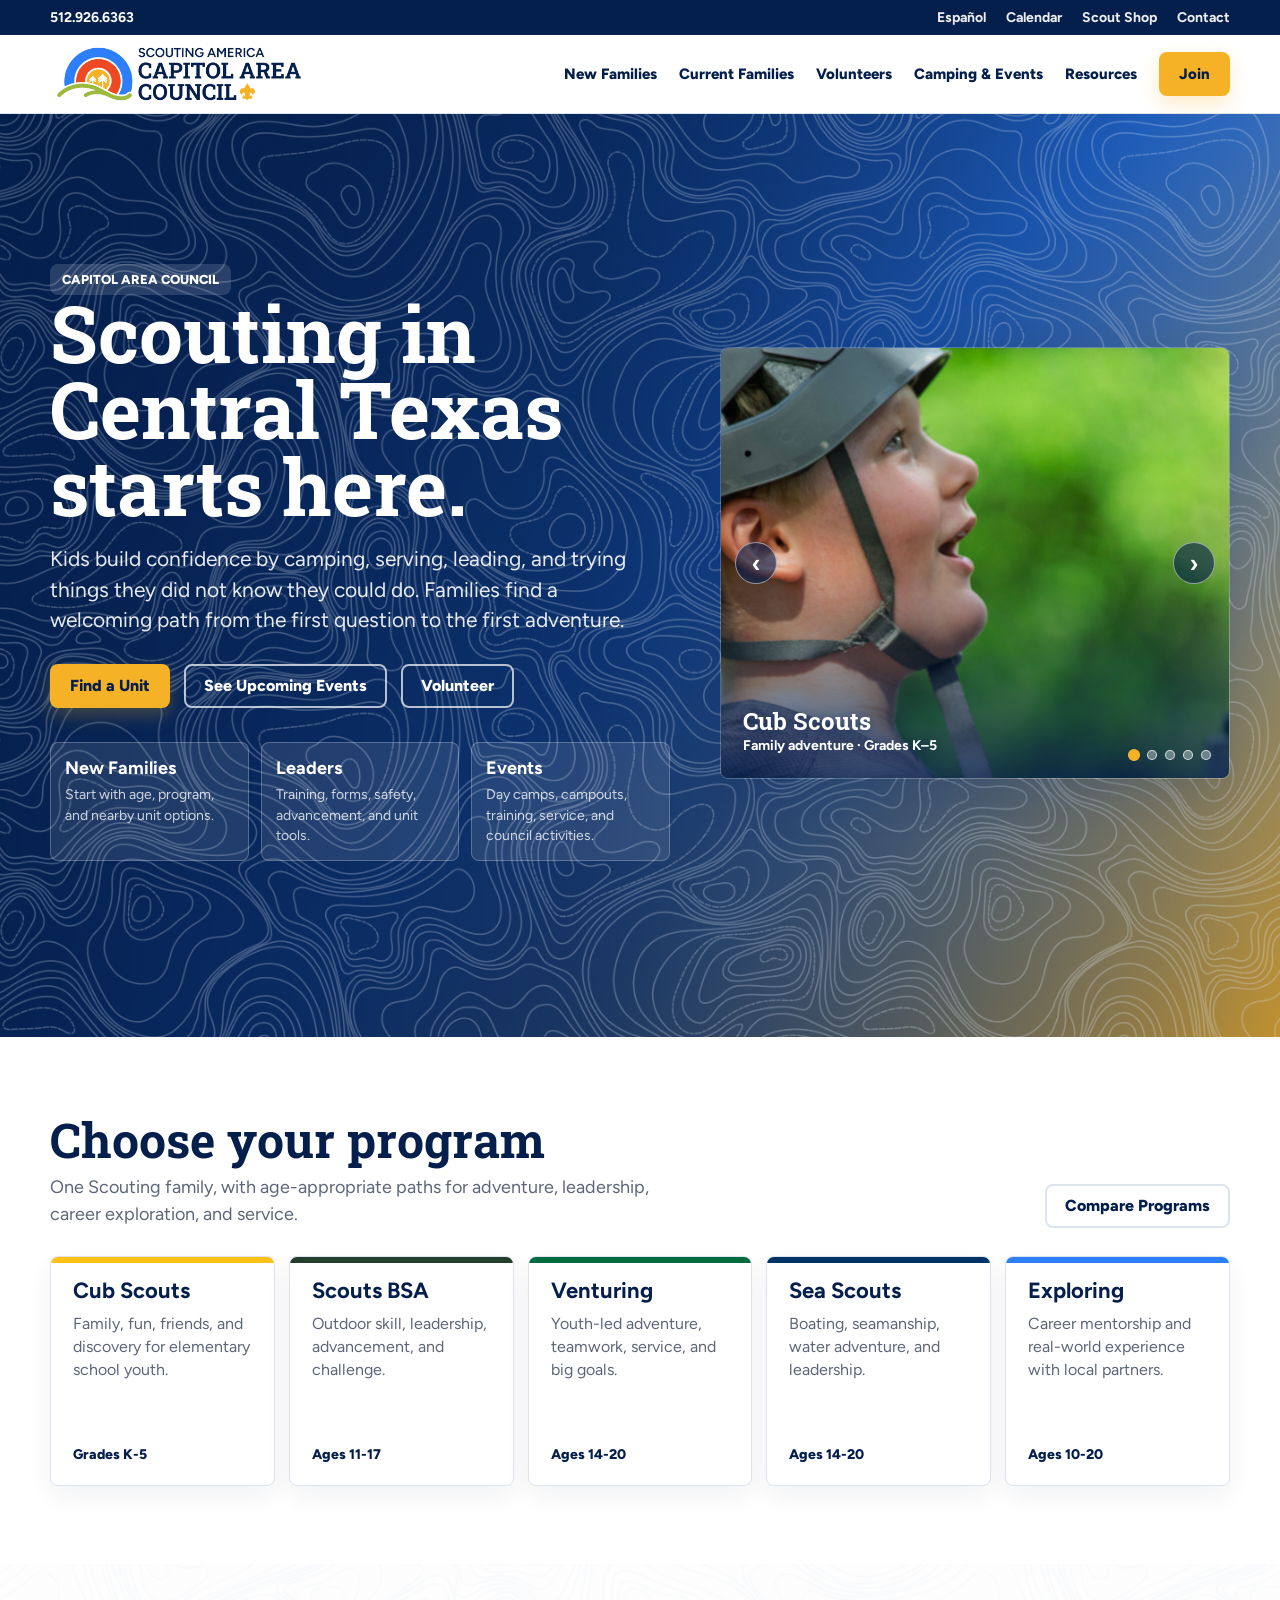
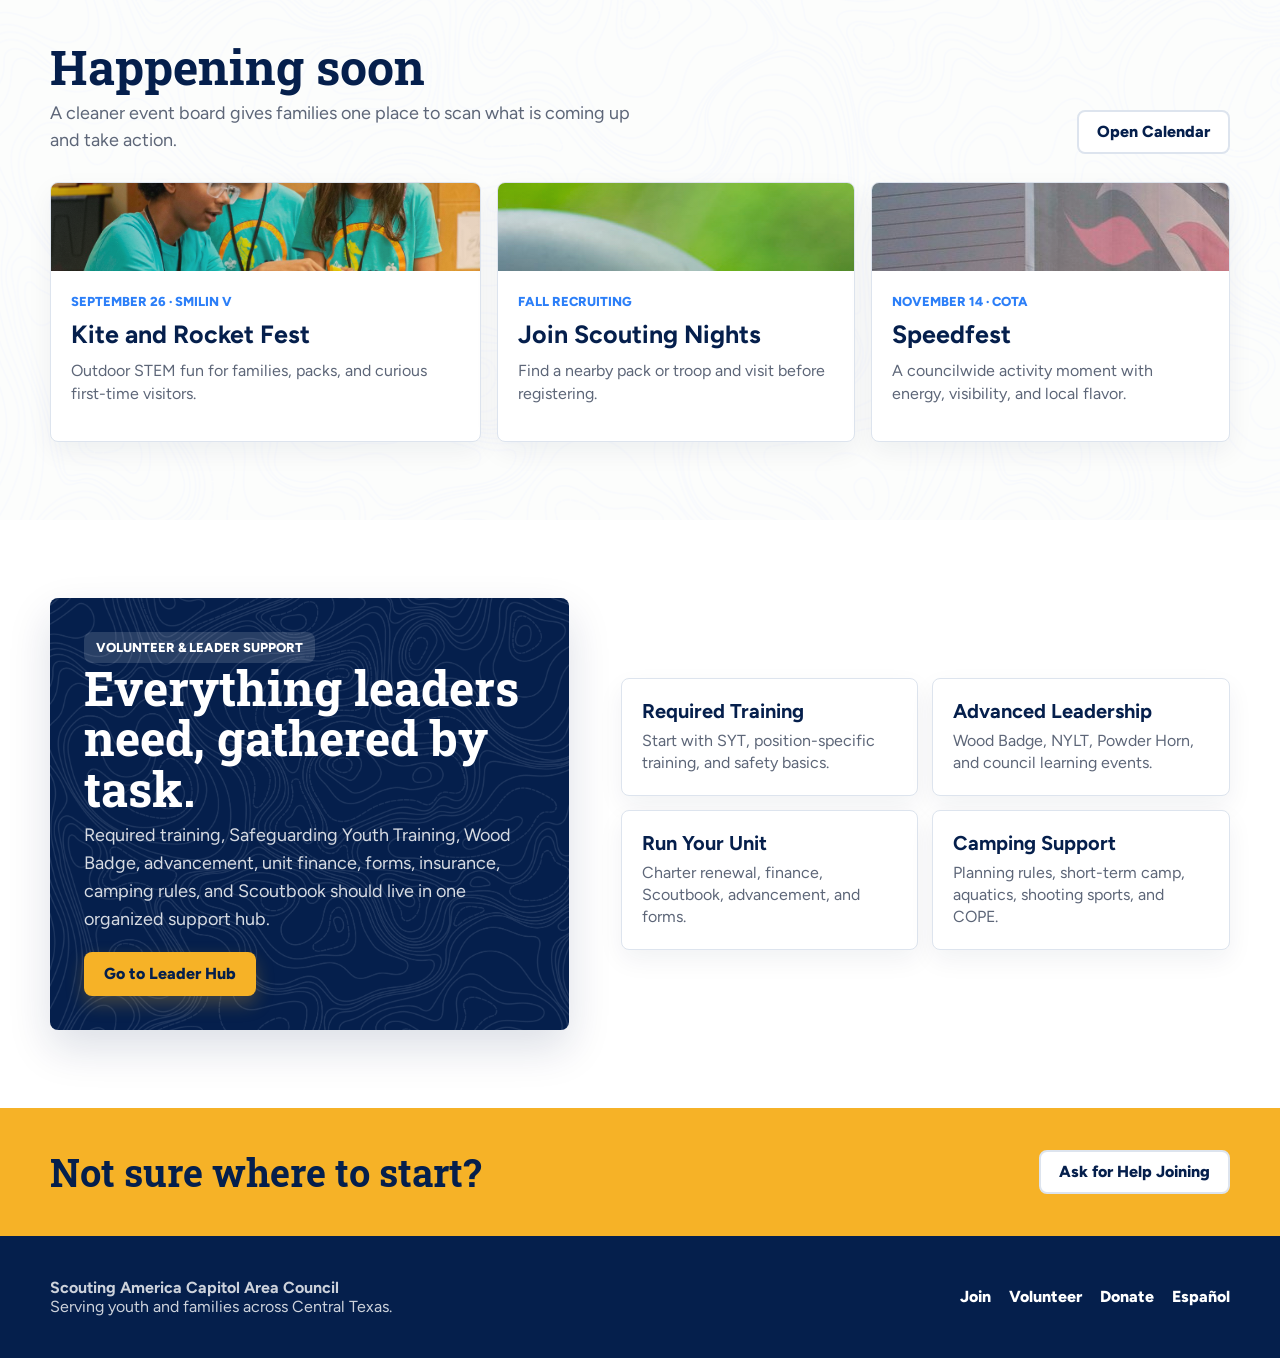
<file: index.html>
<!doctype html>
<html lang="en">
<head>
  <meta charset="utf-8">
  <meta name="viewport" content="width=device-width, initial-scale=1">
  <title>Capitol Area Council Homepage Concept</title>
  <link rel="preconnect" href="https://fonts.googleapis.com">
  <link rel="preconnect" href="https://fonts.gstatic.com" crossorigin>
  <link href="https://fonts.googleapis.com/css2?family=Figtree:wght@400;600;700;800&family=Roboto+Slab:wght@600;700&display=swap" rel="stylesheet">
  <style>
    :root {
      --navy: #051F4C;
      --blue: #2C7FF8;
      --green: #9CBA3B;
      --gold: #F6B227;
      --red: #EF4923;
      --ink: #14213D;
      --muted: #5D6678;
      --paper: #FFFFFF;
      --stone: #F4F6F1;
      --line: #DDE4EE;
      --shadow: 0 18px 44px rgba(5, 31, 76, .14);
    }

    * { box-sizing: border-box; }

    body {
      margin: 0;
      color: var(--ink);
      font-family: Figtree, Arial, sans-serif;
      background: var(--paper);
    }

    a { color: inherit; text-decoration: none; }

    .top-strip {
      display: flex;
      justify-content: center;
      background: var(--navy);
      color: #fff;
      font-size: 14px;
      font-weight: 700;
    }

    .top-strip-inner {
      width: min(1180px, calc(100% - 32px));
      display: flex;
      justify-content: space-between;
      gap: 20px;
      padding: 9px 0;
    }

    .quick-links {
      display: flex;
      gap: 20px;
      flex-wrap: wrap;
      opacity: .92;
    }

    header {
      position: sticky;
      top: 0;
      z-index: 20;
      background: rgba(255, 255, 255, .94);
      backdrop-filter: blur(14px);
      border-bottom: 1px solid rgba(221, 228, 238, .9);
    }

    .nav {
      width: min(1180px, calc(100% - 32px));
      min-height: 78px;
      margin: 0 auto;
      display: flex;
      align-items: center;
      justify-content: space-between;
      gap: 24px;
    }

    .logo {
      width: 258px;
      max-width: 42vw;
      display: block;
    }

    .nav-links {
      display: flex;
      align-items: center;
      gap: 22px;
      color: var(--navy);
      font-weight: 800;
      font-size: 15px;
    }

    .button {
      display: inline-flex;
      min-height: 44px;
      align-items: center;
      justify-content: center;
      padding: 0 18px;
      border-radius: 8px;
      border: 2px solid transparent;
      font-weight: 800;
      line-height: 1;
      white-space: nowrap;
    }

    .button.primary {
      background: var(--gold);
      color: var(--navy);
      box-shadow: 0 8px 18px rgba(246, 178, 39, .25);
    }

    .button.secondary {
      border-color: rgba(255, 255, 255, .7);
      color: #fff;
    }

    .button.light {
      border-color: var(--line);
      color: var(--navy);
      background: #fff;
    }

    .hero {
      position: relative;
      min-height: 640px;
      color: #fff;
      overflow: hidden;
      background:
        linear-gradient(90deg, rgba(5, 31, 76, .95) 0%, rgba(5, 31, 76, .78) 46%, rgba(5, 31, 76, .2) 100%),
        linear-gradient(135deg, #051F4C 0%, #2C7FF8 52%, #F6B227 100%);
    }

    .hero::before {
      content: "";
      position: absolute;
      inset: 0;
      background-image:
        linear-gradient(135deg, rgba(5, 31, 76, .25), rgba(5, 31, 76, .1)),
        url("assets/cac-topo-white.png");
      background-size: cover, 860px auto;
      background-position: center, right center;
      opacity: .32;
    }

    .hero-slideshow {
      position: relative;
      width: min(100%, 510px);
      aspect-ratio: 1.18 / 1;
      justify-self: end;
      align-self: center;
      border-radius: 8px;
      box-shadow: var(--shadow);
      border: 1px solid rgba(255, 255, 255, .22);
      overflow: hidden;
      isolation: isolate;
    }

    .hero-slide {
      position: absolute;
      inset: 0;
      display: block;
      opacity: 0;
      visibility: hidden;
      transition: opacity .75s ease, visibility .75s;
    }

    .hero-slide.is-active {
      opacity: 1;
      visibility: visible;
      z-index: 1;
    }

    .hero-slide::after {
      content: "";
      position: absolute;
      inset: 0;
      background: linear-gradient(180deg, rgba(5, 31, 76, .02) 48%, rgba(5, 31, 76, .84) 100%);
    }

    .hero-slide img {
      width: 100%;
      height: 100%;
      display: block;
      object-fit: cover;
    }

    .hero-slide:nth-child(1) img { object-position: center 34%; }
    .hero-slide:nth-child(2) img { object-position: center 40%; }
    .hero-slide:nth-child(3) img { object-position: 62% center; }
    .hero-slide:nth-child(4) img { object-position: center; }
    .hero-slide:nth-child(5) img { object-position: 52% 62%; }

    .hero-slide-label {
      position: absolute;
      z-index: 2;
      left: 22px;
      bottom: 24px;
      display: grid;
      gap: 2px;
      color: #fff;
      text-shadow: 0 2px 12px rgba(5, 31, 76, .75);
    }

    .hero-slide-label strong {
      font-family: "Roboto Slab", Georgia, serif;
      font-size: 24px;
      line-height: 1.1;
    }

    .hero-slide-label span {
      font-size: 14px;
      font-weight: 700;
    }

    .slideshow-arrow {
      position: absolute;
      z-index: 3;
      top: 50%;
      width: 42px;
      height: 42px;
      display: grid;
      place-items: center;
      padding: 0;
      border: 1px solid rgba(255, 255, 255, .5);
      border-radius: 50%;
      background: rgba(5, 31, 76, .62);
      color: #fff;
      font: 700 26px/1 Arial, sans-serif;
      cursor: pointer;
      transform: translateY(-50%);
      transition: background .2s ease, transform .2s ease;
    }

    .slideshow-arrow:hover,
    .slideshow-arrow:focus-visible {
      background: rgba(5, 31, 76, .92);
      transform: translateY(-50%) scale(1.06);
    }

    .slideshow-arrow:focus-visible,
    .slideshow-dot:focus-visible {
      outline: 3px solid var(--gold);
      outline-offset: 2px;
    }

    .slideshow-arrow.previous { left: 14px; }
    .slideshow-arrow.next { right: 14px; }

    .slideshow-dots {
      position: absolute;
      z-index: 3;
      right: 18px;
      bottom: 18px;
      display: flex;
      gap: 8px;
    }

    .slideshow-dot {
      width: 10px;
      height: 10px;
      padding: 0;
      border: 1px solid rgba(255, 255, 255, .75);
      border-radius: 50%;
      background: rgba(255, 255, 255, .35);
      cursor: pointer;
    }

    .slideshow-dot[aria-current="true"] {
      background: var(--gold);
      border-color: var(--gold);
      transform: scale(1.22);
    }

    .visually-hidden {
      position: absolute;
      width: 1px;
      height: 1px;
      padding: 0;
      margin: -1px;
      overflow: hidden;
      clip: rect(0, 0, 0, 0);
      white-space: nowrap;
      border: 0;
    }

    .hero-inner {
      position: relative;
      z-index: 1;
      width: min(1180px, calc(100% - 32px));
      min-height: 640px;
      margin: 0 auto;
      display: grid;
      align-items: center;
      grid-template-columns: minmax(0, 620px) minmax(320px, 1fr);
      gap: 40px;
      padding: 72px 0 98px;
    }

    .eyebrow {
      display: inline-flex;
      width: fit-content;
      align-items: center;
      gap: 8px;
      padding: 8px 12px;
      border-radius: 8px;
      background: rgba(255, 255, 255, .14);
      color: #fff;
      font-size: 13px;
      font-weight: 800;
      text-transform: uppercase;
    }

    h1, h2, h3, p { margin-top: 0; }

    h1 {
      margin-bottom: 20px;
      font-family: "Roboto Slab", Georgia, serif;
      font-size: clamp(44px, 7vw, 78px);
      line-height: .98;
      letter-spacing: 0;
    }

    .hero p {
      max-width: 600px;
      margin-bottom: 28px;
      color: rgba(255, 255, 255, .9);
      font-size: 21px;
      line-height: 1.45;
    }

    .hero-actions {
      display: flex;
      gap: 14px;
      flex-wrap: wrap;
      margin-bottom: 34px;
    }

    .hero-tiles {
      display: grid;
      grid-template-columns: repeat(3, minmax(0, 1fr));
      gap: 12px;
      max-width: 620px;
    }

    .hero-tile {
      min-height: 88px;
      padding: 14px;
      border: 1px solid rgba(255, 255, 255, .24);
      border-radius: 8px;
      background: rgba(255, 255, 255, .1);
    }

    .hero-tile strong {
      display: block;
      margin-bottom: 5px;
      color: #fff;
      font-size: 18px;
    }

    .hero-tile span {
      color: rgba(255,255,255,.78);
      font-size: 14px;
      line-height: 1.35;
    }

    section {
      padding: 78px 0;
    }

    .section-inner {
      width: min(1180px, calc(100% - 32px));
      margin: 0 auto;
    }

    .section-heading {
      display: flex;
      justify-content: space-between;
      align-items: end;
      gap: 24px;
      margin-bottom: 28px;
    }

    h2 {
      margin-bottom: 8px;
      color: var(--navy);
      font-family: "Roboto Slab", Georgia, serif;
      font-size: clamp(32px, 4vw, 48px);
      line-height: 1.05;
    }

    .section-heading p {
      max-width: 600px;
      margin-bottom: 0;
      color: var(--muted);
      font-size: 18px;
      line-height: 1.5;
    }

    .program-grid {
      display: grid;
      grid-template-columns: repeat(5, minmax(0, 1fr));
      gap: 14px;
    }

    .program-card, .event-card, .resource-card {
      border: 1px solid var(--line);
      border-radius: 8px;
      background: #fff;
      box-shadow: 0 10px 26px rgba(5, 31, 76, .06);
    }

    .program-card {
      min-height: 230px;
      display: flex;
      flex-direction: column;
      justify-content: space-between;
      padding: 22px;
      overflow: hidden;
      position: relative;
    }

    .program-card::before {
      content: "";
      position: absolute;
      inset: 0 0 auto 0;
      height: 6px;
      background: var(--accent);
    }

    .program-card h3 {
      margin-bottom: 9px;
      color: var(--navy);
      font-size: 22px;
      line-height: 1.1;
    }

    .program-card p {
      color: var(--muted);
      line-height: 1.45;
    }

    .age {
      color: var(--navy);
      font-weight: 800;
      font-size: 14px;
    }

    .events {
      background: var(--stone);
      background-image: linear-gradient(rgba(255,255,255,.76), rgba(255,255,255,.76)), url("assets/cac-topo-white.png");
      background-size: auto, 940px auto;
      background-position: center, left top;
    }

    .event-grid {
      display: grid;
      grid-template-columns: 1.2fr 1fr 1fr;
      gap: 16px;
    }

    .event-card {
      display: grid;
      min-height: 248px;
      grid-template-rows: 88px 1fr;
      overflow: hidden;
    }

    .event-art {
      background: linear-gradient(135deg, var(--navy), var(--blue));
      background-size: cover;
      background-position: center;
    }

    .event-card:nth-child(2) .event-art {
      background: linear-gradient(135deg, var(--green), var(--navy));
    }

    .event-card:nth-child(3) .event-art {
      background: linear-gradient(135deg, var(--red), var(--gold));
    }

    .event-body {
      padding: 20px;
    }

    .date {
      display: inline-flex;
      margin-bottom: 12px;
      color: var(--blue);
      font-size: 13px;
      font-weight: 800;
      text-transform: uppercase;
    }

    .event-card h3 {
      margin-bottom: 10px;
      color: var(--navy);
      font-size: 25px;
      line-height: 1.1;
    }

    .event-card p {
      color: var(--muted);
      line-height: 1.45;
    }

    .split {
      display: grid;
      grid-template-columns: .92fr 1.08fr;
      gap: 52px;
      align-items: center;
    }

    .callout {
      padding: 34px;
      border-radius: 8px;
      background: var(--navy);
      color: #fff;
      background-image: linear-gradient(rgba(5,31,76,.88), rgba(5,31,76,.88)), url("assets/cac-topo-white.png");
      background-size: auto, 700px auto;
      box-shadow: var(--shadow);
    }

    .callout h2 { color: #fff; }
    .callout p {
      color: rgba(255,255,255,.84);
      font-size: 18px;
      line-height: 1.55;
    }

    .resource-grid {
      display: grid;
      grid-template-columns: repeat(2, minmax(0, 1fr));
      gap: 14px;
    }

    .resource-card {
      min-height: 116px;
      padding: 20px;
    }

    .resource-card h3 {
      margin-bottom: 7px;
      color: var(--navy);
      font-size: 20px;
    }

    .resource-card p {
      margin-bottom: 0;
      color: var(--muted);
      line-height: 1.4;
    }

    .help-band {
      padding: 42px 0;
      background: var(--gold);
      color: var(--navy);
    }

    .help-inner {
      width: min(1180px, calc(100% - 32px));
      margin: 0 auto;
      display: flex;
      justify-content: space-between;
      align-items: center;
      gap: 24px;
    }

    .help-inner h2 {
      margin: 0;
      font-size: clamp(28px, 3vw, 40px);
    }

    footer {
      padding: 42px 0;
      background: var(--navy);
      color: rgba(255,255,255,.8);
    }

    .footer-inner {
      width: min(1180px, calc(100% - 32px));
      margin: 0 auto;
      display: flex;
      justify-content: space-between;
      gap: 30px;
      align-items: center;
    }

    .footer-links {
      display: flex;
      gap: 18px;
      flex-wrap: wrap;
      font-weight: 800;
      color: #fff;
    }

    @media (max-width: 980px) {
      .nav-links a:not(.button) { display: none; }
      .hero-inner { grid-template-columns: 1fr; }
      .hero-slideshow {
        width: 100%;
        max-width: none;
        aspect-ratio: 16 / 9;
        justify-self: stretch;
      }
      .program-grid { grid-template-columns: repeat(2, minmax(0, 1fr)); }
      .event-grid, .split { grid-template-columns: 1fr; }
    }

    @media (max-width: 640px) {
      .top-strip-inner { justify-content: center; }
      .quick-links { display: none; }
      .nav { min-height: 68px; }
      .logo { width: 210px; }
      .hero, .hero-inner { min-height: auto; }
      .hero-inner { padding: 54px 0 64px; }
      .hero-slideshow { aspect-ratio: 4 / 3; }
      .hero-slide-label { left: 18px; bottom: 22px; }
      .hero-slide-label strong { font-size: 21px; }
      .slideshow-dots { right: 16px; bottom: 16px; }
      .hero-tiles, .program-grid, .resource-grid { grid-template-columns: 1fr; }
      .section-heading, .help-inner, .footer-inner { align-items: start; flex-direction: column; }
      section { padding: 56px 0; }
    }

    @media (prefers-reduced-motion: reduce) {
      .hero-slide { transition: none; }
      .slideshow-arrow { transition: none; }
    }
  </style>
</head>
<body>
  <div class="top-strip">
    <div class="top-strip-inner">
      <span>512.926.6363</span>
      <div class="quick-links">
        <a href="https://www.capitolareascouting.org/es/">Español</a>
        <a href="camping-events.html">Calendar</a>
        <a href="https://www.capitolareascouting.org/shop-info/">Scout Shop</a>
        <a href="https://www.capitolareascouting.org/about/contact/">Contact</a>
      </div>
    </div>
  </div>

  <header>
    <nav class="nav" aria-label="Main navigation">
      <a href="index.html"><img class="logo" src="assets/cac-logo-color-horizontal.png" alt="Scouting America Capitol Area Council"></a>
      <div class="nav-links">
        <a href="new-families.html">New Families</a>
        <a href="current-families.html">Current Families</a>
        <a href="volunteers.html">Volunteers</a>
        <a href="camping-events.html">Camping & Events</a>
        <a href="resources.html">Resources</a>
        <a class="button primary" href="https://beascout.scouting.org/">Join</a>
      </div>
    </nav>
  </header>

  <main>
    <section class="hero">
      <div class="hero-inner">
        <div>
          <span class="eyebrow">Capitol Area Council</span>
          <h1>Scouting in Central Texas starts here.</h1>
          <p>Kids build confidence by camping, serving, leading, and trying things they did not know they could do. Families find a welcoming path from the first question to the first adventure.</p>
          <div class="hero-actions">
            <a class="button primary" href="https://beascout.scouting.org/">Find a Unit</a>
            <a class="button secondary" href="camping-events.html">See Upcoming Events</a>
            <a class="button secondary" href="volunteers.html">Volunteer</a>
          </div>
          <div class="hero-tiles" aria-label="Quick start options">
            <a class="hero-tile" href="new-families.html"><strong>New Families</strong><span>Start with age, program, and nearby unit options.</span></a>
            <a class="hero-tile" href="resources.html"><strong>Leaders</strong><span>Training, forms, safety, advancement, and unit tools.</span></a>
            <a class="hero-tile" href="camping-events.html"><strong>Events</strong><span>Day camps, campouts, training, service, and council activities.</span></a>
          </div>
        </div>
        <div class="hero-slideshow" role="region" aria-roledescription="carousel" aria-label="Scouting programs">
          <a class="hero-slide is-active" href="cub-scouts.html" aria-label="Explore Cub Scouts">
            <img src="assets/photo-outdoor-overnight.jpg" alt="Cub Scouts sharing an outdoor adventure">
            <span class="hero-slide-label"><strong>Cub Scouts</strong><span>Family adventure · Grades K–5</span></span>
          </a>
          <a class="hero-slide" href="scouts-bsa.html" aria-label="Explore Scouts BSA" aria-hidden="true" tabindex="-1">
            <img src="assets/photo-summer-camp.jpg" alt="Scouts BSA youth at summer camp">
            <span class="hero-slide-label"><strong>Scouts BSA</strong><span>Outdoor challenge · Ages 11–17</span></span>
          </a>
          <a class="hero-slide" href="venturing.html" aria-label="Explore Venturing" aria-hidden="true" tabindex="-1">
            <img src="assets/photo-service.jpg" alt="Venturers working together on a service project">
            <span class="hero-slide-label"><strong>Venturing</strong><span>Youth-led adventure · Ages 14–20</span></span>
          </a>
          <a class="hero-slide" href="sea-scouts.html" aria-label="Explore Sea Scouts" aria-hidden="true" tabindex="-1">
            <img src="assets/photo-sea-scouts-hero.jpg" alt="Sea Scouts sailing on the water">
            <span class="hero-slide-label"><strong>Sea Scouts</strong><span>Adventure on the water · Ages 14–20</span></span>
          </a>
          <a class="hero-slide" href="exploring.html" aria-label="Explore Exploring" aria-hidden="true" tabindex="-1">
            <img src="assets/photo-exploring-austincans.jpg" alt="Exploring students collaborating on a competition robot">
            <span class="hero-slide-label"><strong>Exploring</strong><span>Hands-on career discovery · Ages 10–20</span></span>
          </a>

          <button class="slideshow-arrow previous" type="button" aria-label="Show previous program">‹</button>
          <button class="slideshow-arrow next" type="button" aria-label="Show next program">›</button>
          <div class="slideshow-dots" role="group" aria-label="Choose a program slide">
            <button class="slideshow-dot" type="button" aria-label="Show Cub Scouts" aria-current="true"></button>
            <button class="slideshow-dot" type="button" aria-label="Show Scouts BSA" aria-current="false"></button>
            <button class="slideshow-dot" type="button" aria-label="Show Venturing" aria-current="false"></button>
            <button class="slideshow-dot" type="button" aria-label="Show Sea Scouts" aria-current="false"></button>
            <button class="slideshow-dot" type="button" aria-label="Show Exploring" aria-current="false"></button>
          </div>
          <span class="visually-hidden" aria-live="polite" aria-atomic="true"></span>
        </div>
      </div>
    </section>

    <section>
      <div class="section-inner">
        <div class="section-heading">
          <div>
            <h2>Choose your program</h2>
            <p>One Scouting family, with age-appropriate paths for adventure, leadership, career exploration, and service.</p>
          </div>
          <a class="button light" href="#programs">Compare Programs</a>
        </div>

        <div class="program-grid" id="programs">
          <a class="program-card" style="--accent:#FDC116" href="cub-scouts.html">
            <div>
              <h3>Cub Scouts</h3>
              <p>Family, fun, friends, and discovery for elementary school youth.</p>
            </div>
            <span class="age">Grades K-5</span>
          </a>
          <a class="program-card" style="--accent:#243E2C" href="scouts-bsa.html">
            <div>
              <h3>Scouts BSA</h3>
              <p>Outdoor skill, leadership, advancement, and challenge.</p>
            </div>
            <span class="age">Ages 11-17</span>
          </a>
          <a class="program-card" style="--accent:#006B3F" href="venturing.html">
            <div>
              <h3>Venturing</h3>
              <p>Youth-led adventure, teamwork, service, and big goals.</p>
            </div>
            <span class="age">Ages 14-20</span>
          </a>
          <a class="program-card" style="--accent:#003366" href="sea-scouts.html">
            <div>
              <h3>Sea Scouts</h3>
              <p>Boating, seamanship, water adventure, and leadership.</p>
            </div>
            <span class="age">Ages 14-20</span>
          </a>
          <a class="program-card" style="--accent:#2C7FF8" href="exploring.html">
            <div>
              <h3>Exploring</h3>
              <p>Career mentorship and real-world experience with local partners.</p>
            </div>
            <span class="age">Ages 10-20</span>
          </a>
        </div>
      </div>
    </section>

    <section class="events">
      <div class="section-inner">
        <div class="section-heading">
          <div>
            <h2>Happening soon</h2>
            <p>A cleaner event board gives families one place to scan what is coming up and take action.</p>
          </div>
          <a class="button light" href="camping-events.html">Open Calendar</a>
        </div>

        <div class="event-grid">
          <a class="event-card" href="kite-and-rocket-fest.html">
            <div class="event-art" style="background-image:linear-gradient(135deg, rgba(5,31,76,.15), rgba(246,178,39,.18)), url('assets/photo-steam-day-camp.jpg')"></div>
            <div class="event-body">
              <span class="date">September 26 · Smilin V</span>
              <h3>Kite and Rocket Fest</h3>
              <p>Outdoor STEM fun for families, packs, and curious first-time visitors.</p>
            </div>
          </a>
          <a class="event-card" href="join-scouting-nights.html">
            <div class="event-art" style="background-image:linear-gradient(135deg, rgba(5,31,76,.08), rgba(156,186,59,.16)), url('assets/photo-outdoor-overnight.jpg')"></div>
            <div class="event-body">
              <span class="date">Fall Recruiting</span>
              <h3>Join Scouting Nights</h3>
              <p>Find a nearby pack or troop and visit before registering.</p>
            </div>
          </a>
          <a class="event-card" href="speedfest.html">
            <div class="event-art" style="background-image:linear-gradient(135deg, rgba(5,31,76,.08), rgba(239,73,35,.18)), url('assets/photo-speedfest.jpg')"></div>
            <div class="event-body">
              <span class="date">November 14 · COTA</span>
              <h3>Speedfest</h3>
              <p>A councilwide activity moment with energy, visibility, and local flavor.</p>
            </div>
          </a>
        </div>
      </div>
    </section>

    <section>
      <div class="section-inner split">
        <div class="callout">
          <span class="eyebrow">Volunteer & Leader Support</span>
          <h2>Everything leaders need, gathered by task.</h2>
          <p>Required training, Safeguarding Youth Training, Wood Badge, advancement, unit finance, forms, insurance, camping rules, and Scoutbook should live in one organized support hub.</p>
          <a class="button primary" href="resources.html">Go to Leader Hub</a>
        </div>

        <div class="resource-grid">
          <a class="resource-card" href="resources.html">
            <h3>Required Training</h3>
            <p>Start with SYT, position-specific training, and safety basics.</p>
          </a>
          <a class="resource-card" href="resources.html">
            <h3>Advanced Leadership</h3>
            <p>Wood Badge, NYLT, Powder Horn, and council learning events.</p>
          </a>
          <a class="resource-card" href="resources.html">
            <h3>Run Your Unit</h3>
            <p>Charter renewal, finance, Scoutbook, advancement, and forms.</p>
          </a>
          <a class="resource-card" href="camping-events.html">
            <h3>Camping Support</h3>
            <p>Planning rules, short-term camp, aquatics, shooting sports, and COPE.</p>
          </a>
        </div>
      </div>
    </section>

    <div class="help-band">
      <div class="help-inner">
        <h2>Not sure where to start?</h2>
        <a class="button light" href="new-families.html">Ask for Help Joining</a>
      </div>
    </div>
  </main>

  <footer>
    <div class="footer-inner">
      <div>
        <strong>Scouting America Capitol Area Council</strong><br>
        Serving youth and families across Central Texas.
      </div>
      <div class="footer-links">
        <a href="https://beascout.scouting.org/">Join</a>
        <a href="volunteers.html">Volunteer</a>
        <a href="https://www.capitolareascouting.org/giving/donate/">Donate</a>
        <a href="https://www.capitolareascouting.org/es/">Español</a>
      </div>
    </div>
  </footer>
  <script>
    (() => {
      const carousel = document.querySelector('.hero-slideshow');
      if (!carousel) return;

      const slides = [...carousel.querySelectorAll('.hero-slide')];
      const dots = [...carousel.querySelectorAll('.slideshow-dot')];
      const status = carousel.querySelector('[aria-live]');
      const prefersReducedMotion = window.matchMedia('(prefers-reduced-motion: reduce)');
      let activeIndex = 0;
      let rotationTimer;
      let touchStartX = 0;

      const showSlide = (index, announce = true) => {
        activeIndex = (index + slides.length) % slides.length;
        slides.forEach((slide, slideIndex) => {
          const isActive = slideIndex === activeIndex;
          slide.classList.toggle('is-active', isActive);
          slide.setAttribute('aria-hidden', String(!isActive));
          slide.tabIndex = isActive ? 0 : -1;
          dots[slideIndex].setAttribute('aria-current', String(isActive));
        });
        if (announce) status.textContent = `${dots[activeIndex].getAttribute('aria-label')}, slide ${activeIndex + 1} of ${slides.length}`;
      };

      const stopRotation = () => window.clearInterval(rotationTimer);
      const startRotation = () => {
        stopRotation();
        const pointerIsOverCarousel = carousel.matches(':hover');
        const focusIsInCarousel = carousel.contains(document.activeElement);
        if (!prefersReducedMotion.matches && !document.hidden && !pointerIsOverCarousel && !focusIsInCarousel) {
          rotationTimer = window.setInterval(() => showSlide(activeIndex + 1, false), 5500);
        }
      };

      carousel.querySelector('.previous').addEventListener('click', () => {
        showSlide(activeIndex - 1);
        startRotation();
      });
      carousel.querySelector('.next').addEventListener('click', () => {
        showSlide(activeIndex + 1);
        startRotation();
      });
      dots.forEach((dot, index) => dot.addEventListener('click', () => {
        showSlide(index);
        startRotation();
      }));

      carousel.addEventListener('mouseenter', stopRotation);
      carousel.addEventListener('mouseleave', startRotation);
      carousel.addEventListener('focusin', stopRotation);
      carousel.addEventListener('focusout', (event) => {
        if (!carousel.contains(event.relatedTarget)) startRotation();
      });
      carousel.addEventListener('touchstart', (event) => {
        touchStartX = event.changedTouches[0].clientX;
        stopRotation();
      }, { passive: true });
      carousel.addEventListener('touchend', (event) => {
        const distance = event.changedTouches[0].clientX - touchStartX;
        if (Math.abs(distance) > 45) showSlide(activeIndex + (distance < 0 ? 1 : -1));
        startRotation();
      }, { passive: true });
      document.addEventListener('visibilitychange', startRotation);
      prefersReducedMotion.addEventListener('change', startRotation);

      showSlide(0, false);
      startRotation();
    })();
  </script>
</body>
</html>
</file>
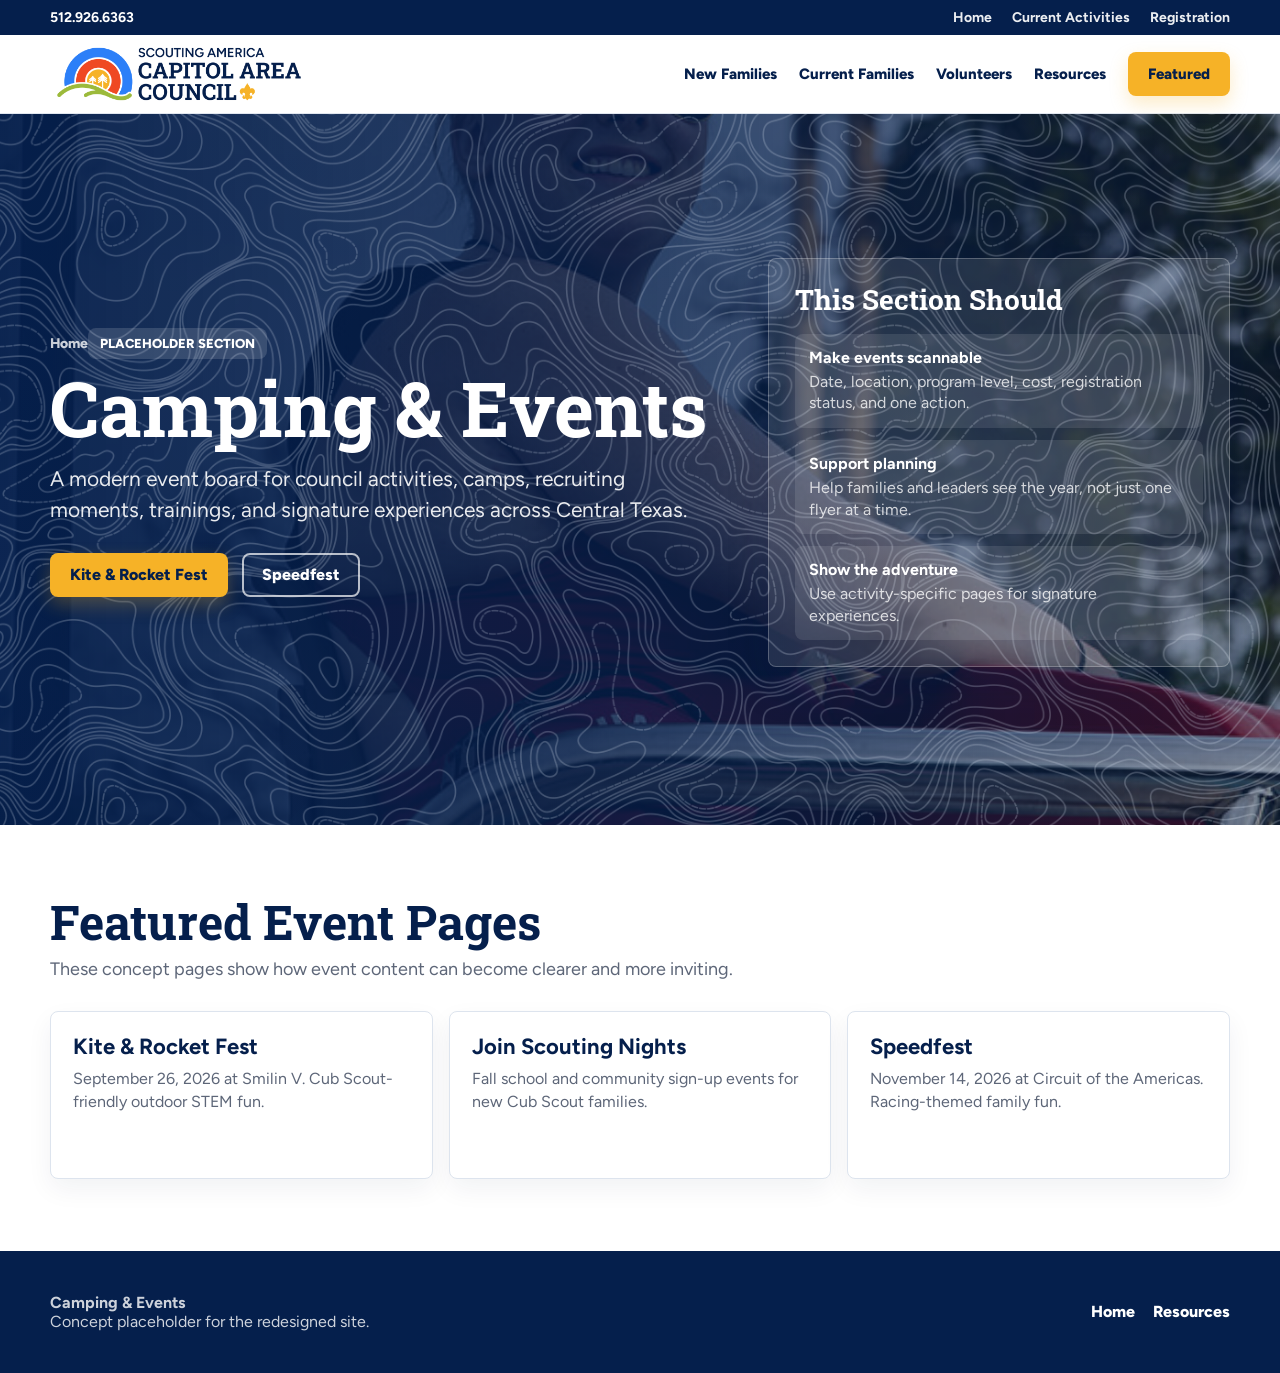
<file: camping-events.html>
<!doctype html>
<html lang="en">
<head><meta charset="utf-8"><meta name="viewport" content="width=device-width, initial-scale=1"><title>Camping & Events | Capitol Area Council Concept</title><link rel="stylesheet" href="assets/program-pages.css"><style>:root{--accent:#EF4923;}</style></head>
<body class="photo-summer">
  <div class="top-strip"><div class="top-strip-inner"><span>512.926.6363</span><div class="quick-links"><a href="index.html">Home</a><a href="https://www.capitolareascouting.org/activities/">Current Activities</a><a href="https://www.scoutingevent.com/">Registration</a></div></div></div>
  <header><nav class="nav"><a href="index.html"><img class="logo" src="assets/cac-logo-color-horizontal.png" alt="Scouting America Capitol Area Council"></a><div class="nav-links"><a href="new-families.html">New Families</a><a href="current-families.html">Current Families</a><a href="volunteers.html">Volunteers</a><a href="resources.html">Resources</a><a class="button primary" href="kite-and-rocket-fest.html">Featured</a></div></nav></header>
  <main><section class="hero"><div class="hero-inner"><div><a class="breadcrumb" href="index.html">Home</a><span class="eyebrow">Placeholder Section</span><h1>Camping & Events</h1><p class="hero-copy">A modern event board for council activities, camps, recruiting moments, trainings, and signature experiences across Central Texas.</p><div class="hero-actions"><a class="button primary" href="kite-and-rocket-fest.html">Kite & Rocket Fest</a><a class="button secondary" href="speedfest.html">Speedfest</a></div></div><aside class="fact-panel"><h2>This Section Should</h2><div class="facts"><div class="fact"><strong>Make events scannable</strong><span>Date, location, program level, cost, registration status, and one action.</span></div><div class="fact"><strong>Support planning</strong><span>Help families and leaders see the year, not just one flyer at a time.</span></div><div class="fact"><strong>Show the adventure</strong><span>Use activity-specific pages for signature experiences.</span></div></div></aside></div></section>
  <section><div class="section-inner"><div class="section-heading"><h2>Featured Event Pages</h2><p>These concept pages show how event content can become clearer and more inviting.</p></div><div class="grid-3"><a class="card" href="kite-and-rocket-fest.html"><h3>Kite & Rocket Fest</h3><p>September 26, 2026 at Smilin V. Cub Scout-friendly outdoor STEM fun.</p></a><a class="card" href="join-scouting-nights.html"><h3>Join Scouting Nights</h3><p>Fall school and community sign-up events for new Cub Scout families.</p></a><a class="card" href="speedfest.html"><h3>Speedfest</h3><p>November 14, 2026 at Circuit of the Americas. Racing-themed family fun.</p></a></div></div></section></main>
  <footer><div class="footer-inner"><div><strong>Camping & Events</strong><br>Concept placeholder for the redesigned site.</div><div class="footer-links"><a href="index.html">Home</a><a href="resources.html">Resources</a></div></div></footer>
</body>
</html>
</file>
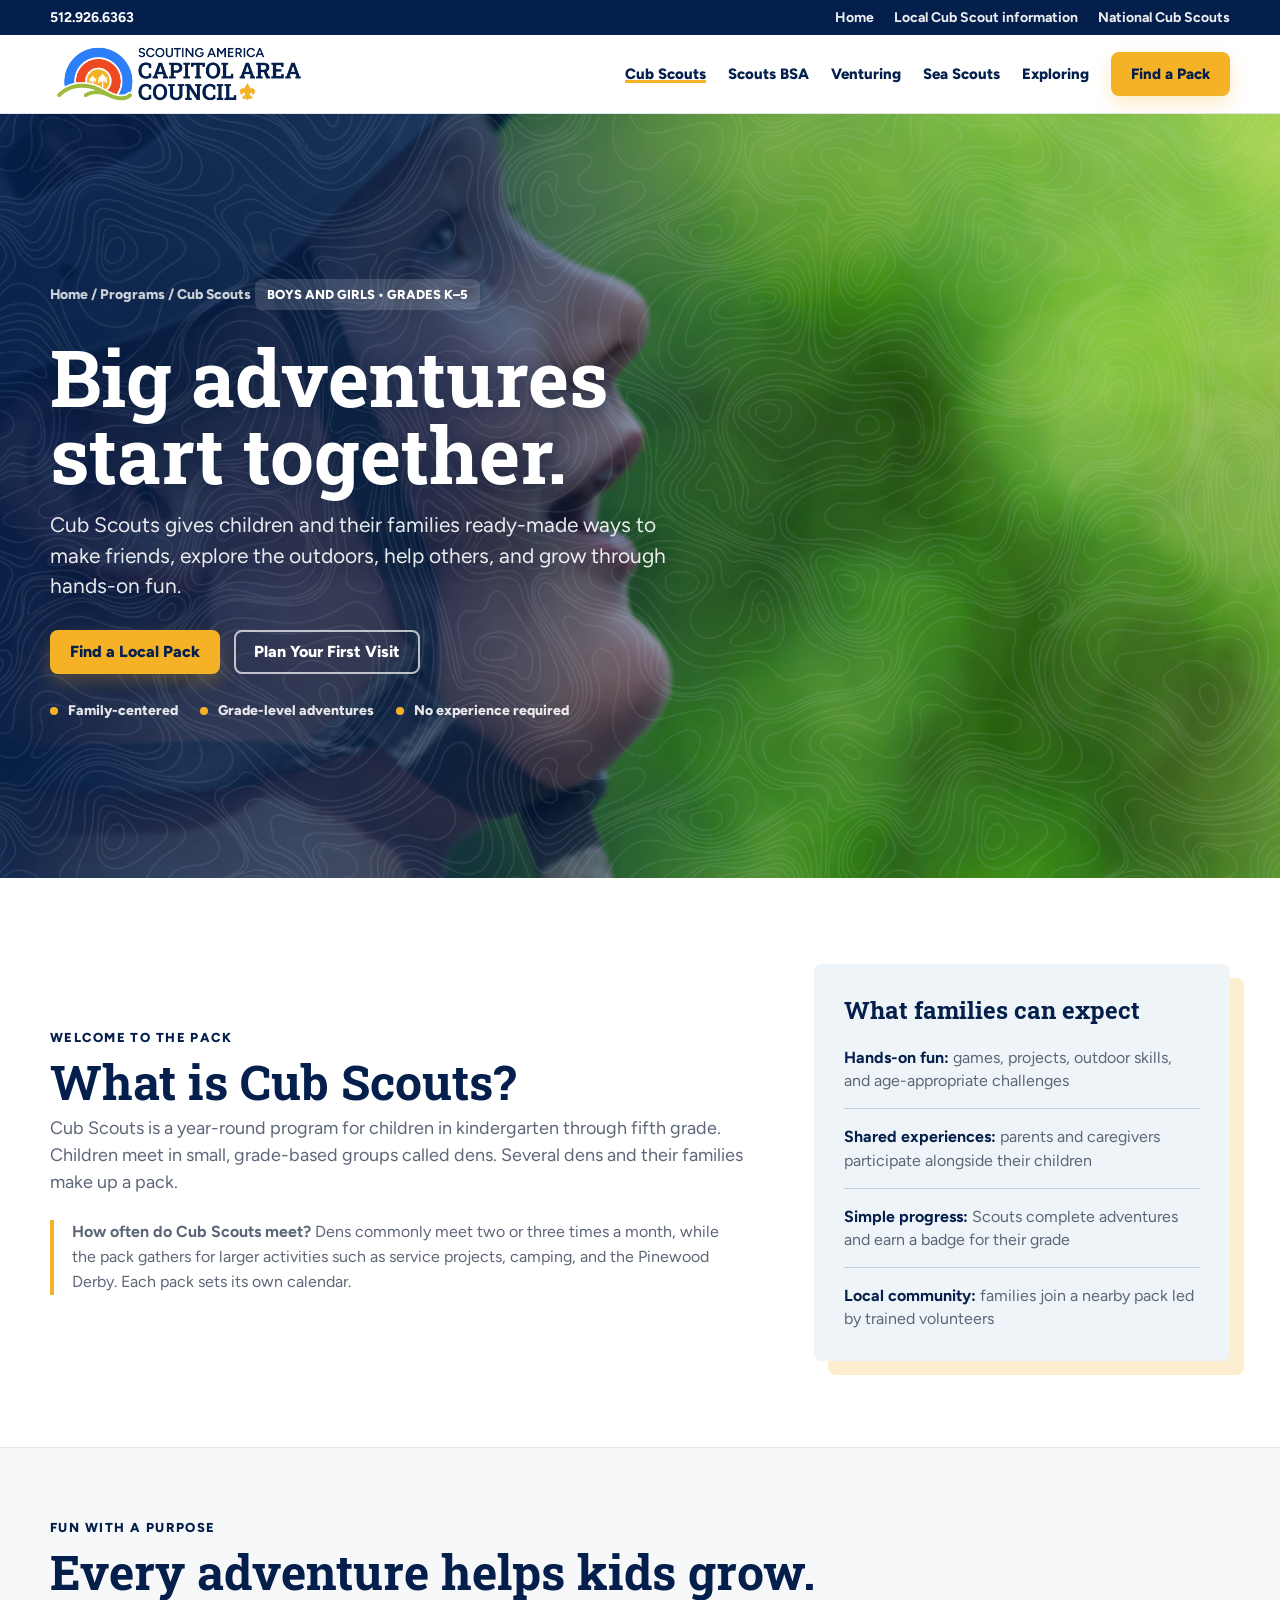
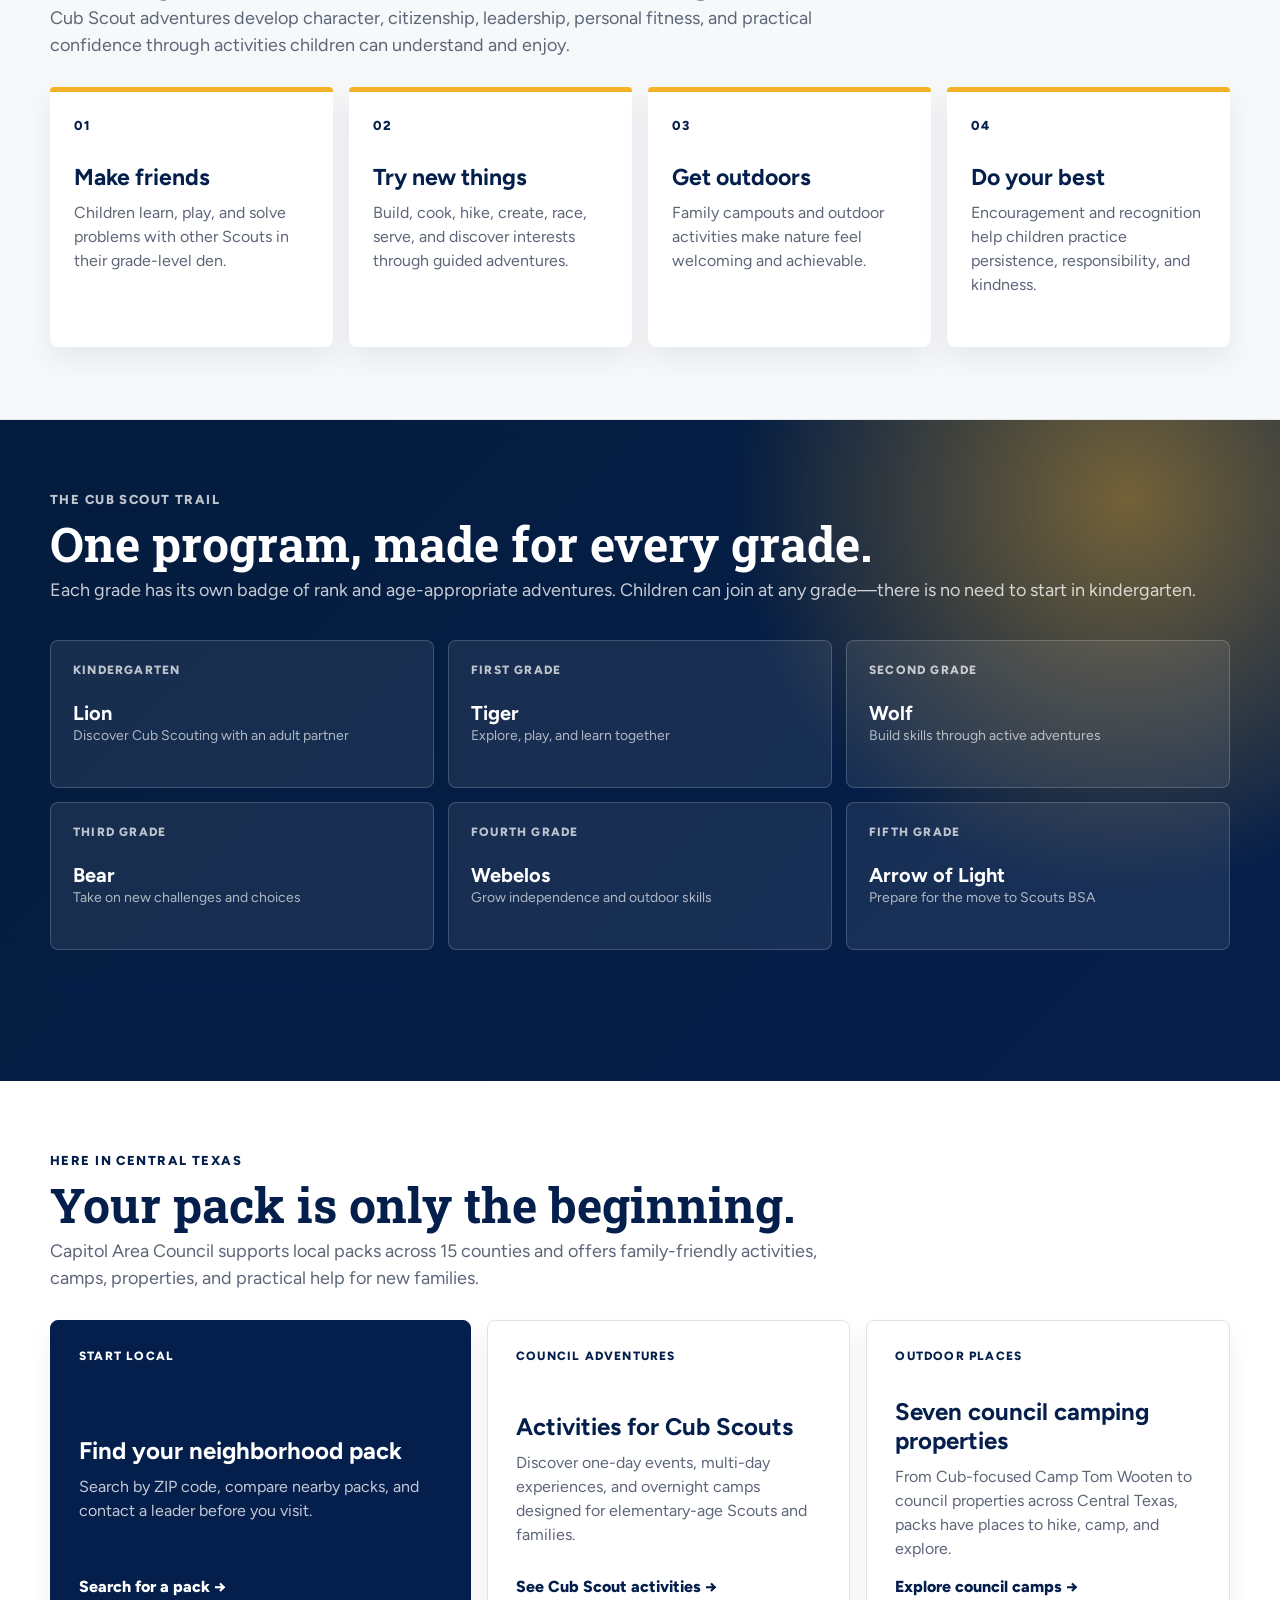
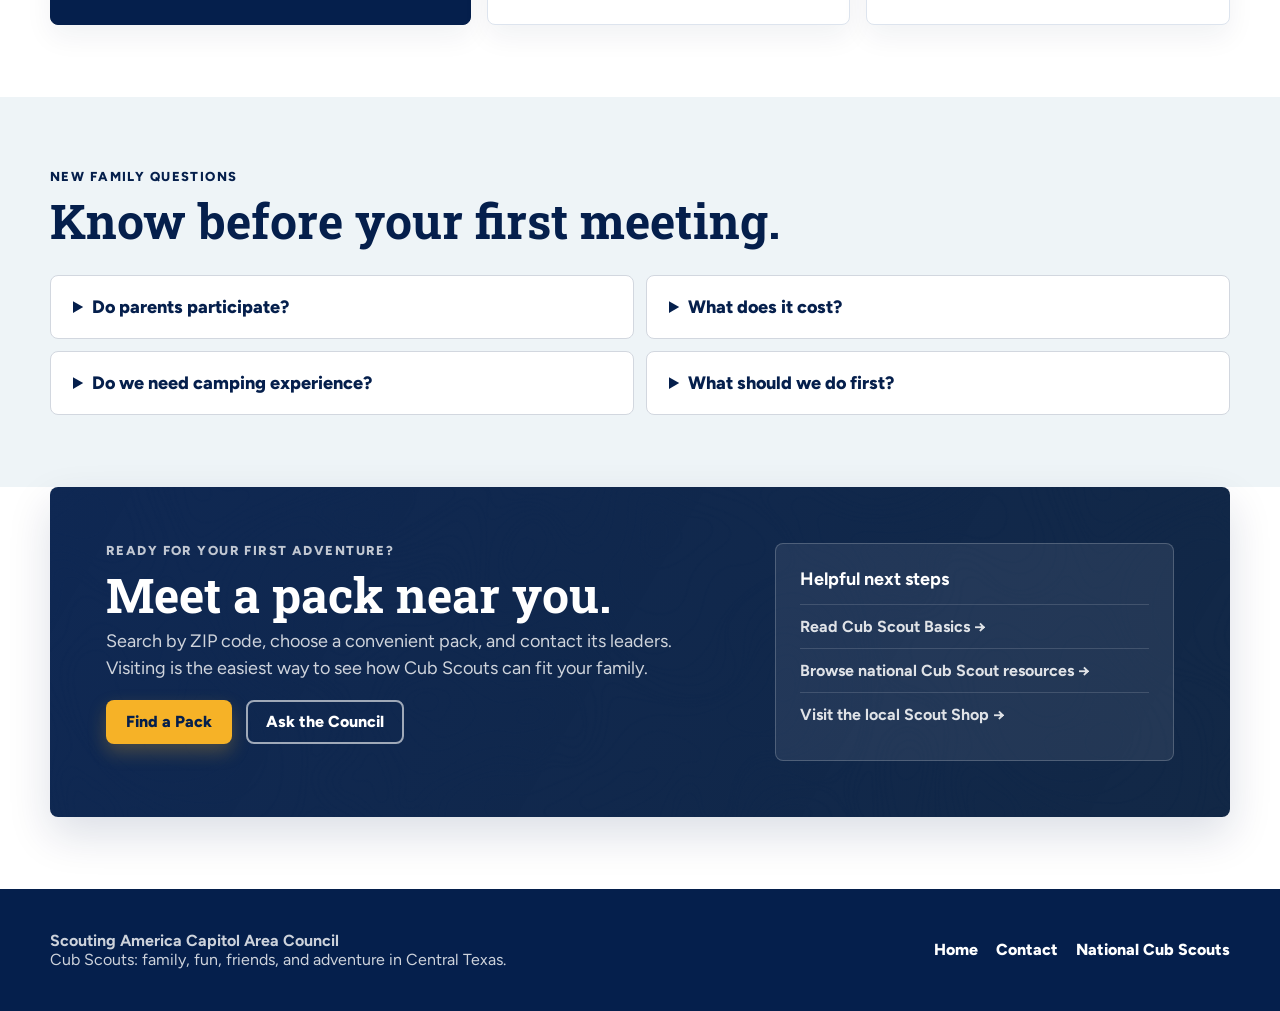
<file: cub-scouts.html>
<!doctype html>
<html lang="en">
<head>
  <meta charset="utf-8">
  <meta name="viewport" content="width=device-width, initial-scale=1">
  <meta name="description" content="Join Cub Scouts in Central Texas. Find a local pack, learn how dens and ranks work, and discover family adventures with Capitol Area Council.">
  <title>Cub Scouts in Central Texas | Capitol Area Council</title>
  <link rel="stylesheet" href="assets/program-pages.css?v=20260808b">
  <style>:root{--accent:#f6b227;--program:#f6b227;--program-deep:#8a4f00;--program-soft:#fff7e3;}</style>
</head>
<body class="program-detail-page cub-scouts-page photo-outdoor">
  <a class="skip-link" href="#main-content">Skip to main content</a>

  <div class="top-strip">
    <div class="top-strip-inner">
      <span>512.926.6363</span>
      <div class="quick-links">
        <a href="index.html">Home</a>
        <a href="https://www.capitolareascouting.org/join/joincubscouts/">Local Cub Scout information</a>
        <a href="https://www.scouting.org/programs/cub-scouts/">National Cub Scouts</a>
      </div>
    </div>
  </div>

  <header>
    <nav class="nav" aria-label="Main navigation">
      <a href="index.html"><img class="logo" src="assets/cac-logo-color-horizontal.png" alt="Scouting America Capitol Area Council"></a>
      <div class="nav-links">
        <a class="active" href="cub-scouts.html" aria-current="page">Cub Scouts</a>
        <a href="scouts-bsa.html">Scouts BSA</a>
        <a href="venturing.html">Venturing</a>
        <a href="sea-scouts.html">Sea Scouts</a>
        <a href="exploring.html">Exploring</a>
        <a class="button primary" href="https://beascout.scouting.org/">Find a Pack</a>
      </div>
    </nav>
  </header>

  <main id="main-content">
    <section class="hero" aria-label="Cub Scout families enjoying the outdoors">
      <div class="hero-inner">
        <div class="hero-content">
          <a class="breadcrumb" href="index.html">Home / Programs / Cub Scouts</a>
          <span class="eyebrow">Boys and girls • Grades K–5</span>
          <h1>Big adventures start together.</h1>
          <p class="hero-copy">Cub Scouts gives children and their families ready-made ways to make friends, explore the outdoors, help others, and grow through hands-on fun.</p>
          <div class="hero-actions">
            <a class="button primary" href="https://beascout.scouting.org/">Find a Local Pack</a>
            <a class="button secondary" href="https://www.capitolareascouting.org/join/joincubscouts/">Plan Your First Visit</a>
          </div>
          <div class="hero-proof" aria-label="Program highlights">
            <span>Family-centered</span>
            <span>Grade-level adventures</span>
            <span>No experience required</span>
          </div>
        </div>
      </div>
    </section>

    <section class="program-intro">
      <div class="section-inner intro-grid">
        <div>
          <span class="section-kicker">Welcome to the pack</span>
          <h2>What is Cub Scouts?</h2>
          <p class="lead">Cub Scouts is a year-round program for children in kindergarten through fifth grade. Children meet in small, grade-based groups called dens. Several dens and their families make up a pack.</p>
          <p class="eligibility-note"><strong>How often do Cub Scouts meet?</strong> Dens commonly meet two or three times a month, while the pack gathers for larger activities such as service projects, camping, and the Pinewood Derby. Each pack sets its own calendar.</p>
        </div>
        <aside class="program-intro-card" aria-label="What families can expect">
          <h3>What families can expect</h3>
          <ul>
            <li><strong>Hands-on fun:</strong> games, projects, outdoor skills, and age-appropriate challenges</li>
            <li><strong>Shared experiences:</strong> parents and caregivers participate alongside their children</li>
            <li><strong>Simple progress:</strong> Scouts complete adventures and earn a badge for their grade</li>
            <li><strong>Local community:</strong> families join a nearby pack led by trained volunteers</li>
          </ul>
        </aside>
      </div>
    </section>

    <section class="program-benefits">
      <div class="section-inner">
        <div class="section-heading">
          <span class="section-kicker">Fun with a purpose</span>
          <h2>Every adventure helps kids grow.</h2>
          <p>Cub Scout adventures develop character, citizenship, leadership, personal fitness, and practical confidence through activities children can understand and enjoy.</p>
        </div>
        <div class="program-benefit-grid">
          <article class="program-card">
            <span class="card-number">01</span>
            <h3>Make friends</h3>
            <p>Children learn, play, and solve problems with other Scouts in their grade-level den.</p>
          </article>
          <article class="program-card">
            <span class="card-number">02</span>
            <h3>Try new things</h3>
            <p>Build, cook, hike, create, race, serve, and discover interests through guided adventures.</p>
          </article>
          <article class="program-card">
            <span class="card-number">03</span>
            <h3>Get outdoors</h3>
            <p>Family campouts and outdoor activities make nature feel welcoming and achievable.</p>
          </article>
          <article class="program-card">
            <span class="card-number">04</span>
            <h3>Do your best</h3>
            <p>Encouragement and recognition help children practice persistence, responsibility, and kindness.</p>
          </article>
        </div>
      </div>
    </section>

    <section class="pathway-section">
      <div class="section-inner">
        <span class="section-kicker light-kicker">The Cub Scout trail</span>
        <h2>One program, made for every grade.</h2>
        <p class="lead">Each grade has its own badge of rank and age-appropriate adventures. Children can join at any grade—there is no need to start in kindergarten.</p>
        <div class="pathway-grid" aria-label="Cub Scout grade-level ranks">
          <div class="pathway-card"><span>Kindergarten</span><strong>Lion</strong><small>Discover Cub Scouting with an adult partner</small></div>
          <div class="pathway-card"><span>First grade</span><strong>Tiger</strong><small>Explore, play, and learn together</small></div>
          <div class="pathway-card"><span>Second grade</span><strong>Wolf</strong><small>Build skills through active adventures</small></div>
          <div class="pathway-card"><span>Third grade</span><strong>Bear</strong><small>Take on new challenges and choices</small></div>
          <div class="pathway-card"><span>Fourth grade</span><strong>Webelos</strong><small>Grow independence and outdoor skills</small></div>
          <div class="pathway-card"><span>Fifth grade</span><strong>Arrow of Light</strong><small>Prepare for the move to Scouts BSA</small></div>
        </div>
        <p class="source-note"><a href="https://www.scouting.org/programs/cub-scouts/adventures/">Explore official grade-level adventures and rank information</a></p>
      </div>
    </section>

    <section class="local-section">
      <div class="section-inner">
        <div class="section-heading">
          <span class="section-kicker">Here in Central Texas</span>
          <h2>Your pack is only the beginning.</h2>
          <p>Capitol Area Council supports local packs across 15 counties and offers family-friendly activities, camps, properties, and practical help for new families.</p>
        </div>
        <div class="local-grid">
          <article class="local-card featured-event">
            <span class="event-type">Start local</span>
            <h3>Find your neighborhood pack</h3>
            <p>Search by ZIP code, compare nearby packs, and contact a leader before you visit.</p>
            <a href="https://beascout.scouting.org/">Search for a pack <span aria-hidden="true">→</span></a>
          </article>
          <article class="local-card">
            <span class="event-type">Council adventures</span>
            <h3>Activities for Cub Scouts</h3>
            <p>Discover one-day events, multi-day experiences, and overnight camps designed for elementary-age Scouts and families.</p>
            <a href="https://www.capitolareascouting.org/activities/cub-scout-activities/">See Cub Scout activities <span aria-hidden="true">→</span></a>
          </article>
          <article class="local-card">
            <span class="event-type">Outdoor places</span>
            <h3>Seven council camping properties</h3>
            <p>From Cub-focused Camp Tom Wooten to council properties across Central Texas, packs have places to hike, camp, and explore.</p>
            <a href="https://www.capitolareascouting.org/activities/camping/">Explore council camps <span aria-hidden="true">→</span></a>
          </article>
        </div>
      </div>
    </section>

    <section class="program-faq">
      <div class="section-inner">
        <div class="section-heading">
          <span class="section-kicker">New family questions</span>
          <h2>Know before your first meeting.</h2>
        </div>
        <div class="faq-grid">
          <details>
            <summary>Do parents participate?</summary>
            <p>Yes. Cub Scouting is family-centered and runs through volunteer leadership. Parents and caregivers help with activities, meetings, transportation, and small pack jobs. Lion and Tiger Scouts participate with an adult partner.</p>
          </details>
          <details>
            <summary>What does it cost?</summary>
            <p>Families pay a national membership fee, and packs may charge local dues for their program. Activity and camp fees vary. Ask the pack for its current total before joining; <a href="https://www.capitolareascouting.org/join/joincubscouts/cub-scout-basics/">the council’s Cub Scout Basics page</a> explains costs, fundraising, and available assistance.</p>
          </details>
          <details>
            <summary>Do we need camping experience?</summary>
            <p>No. Cub Scout camping is designed for families, usually lasts no longer than a weekend, and focuses on having a safe, enjoyable outdoor experience together.</p>
          </details>
          <details>
            <summary>What should we do first?</summary>
            <p>Find nearby packs, contact a leader, and visit a meeting or activity. Packs share the same Cub Scout program, but meeting times, traditions, costs, and calendars differ—choose the fit that works for your family.</p>
          </details>
        </div>
      </div>
    </section>

    <section class="join-section">
      <div class="section-inner join-panel">
        <div>
          <span class="section-kicker light-kicker">Ready for your first adventure?</span>
          <h2>Meet a pack near you.</h2>
          <p>Search by ZIP code, choose a convenient pack, and contact its leaders. Visiting is the easiest way to see how Cub Scouts can fit your family.</p>
          <div class="hero-actions">
            <a class="button primary" href="https://beascout.scouting.org/">Find a Pack</a>
            <a class="button outline-light" href="https://www.capitolareascouting.org/about/contact/">Ask the Council</a>
          </div>
        </div>
        <aside class="join-aside">
          <strong>Helpful next steps</strong>
          <a href="https://www.capitolareascouting.org/join/joincubscouts/cub-scout-basics/">Read Cub Scout Basics <span aria-hidden="true">→</span></a>
          <a href="https://www.scouting.org/programs/cub-scouts/">Browse national Cub Scout resources <span aria-hidden="true">→</span></a>
          <a href="https://www.capitolareascouting.org/shop/">Visit the local Scout Shop <span aria-hidden="true">→</span></a>
        </aside>
      </div>
    </section>
  </main>

  <footer>
    <div class="footer-inner">
      <div><strong>Scouting America Capitol Area Council</strong><br>Cub Scouts: family, fun, friends, and adventure in Central Texas.</div>
      <div class="footer-links">
        <a href="index.html">Home</a>
        <a href="https://www.capitolareascouting.org/about/contact/">Contact</a>
        <a href="https://www.scouting.org/programs/cub-scouts/">National Cub Scouts</a>
      </div>
    </div>
  </footer>
</body>
</html>
</file>
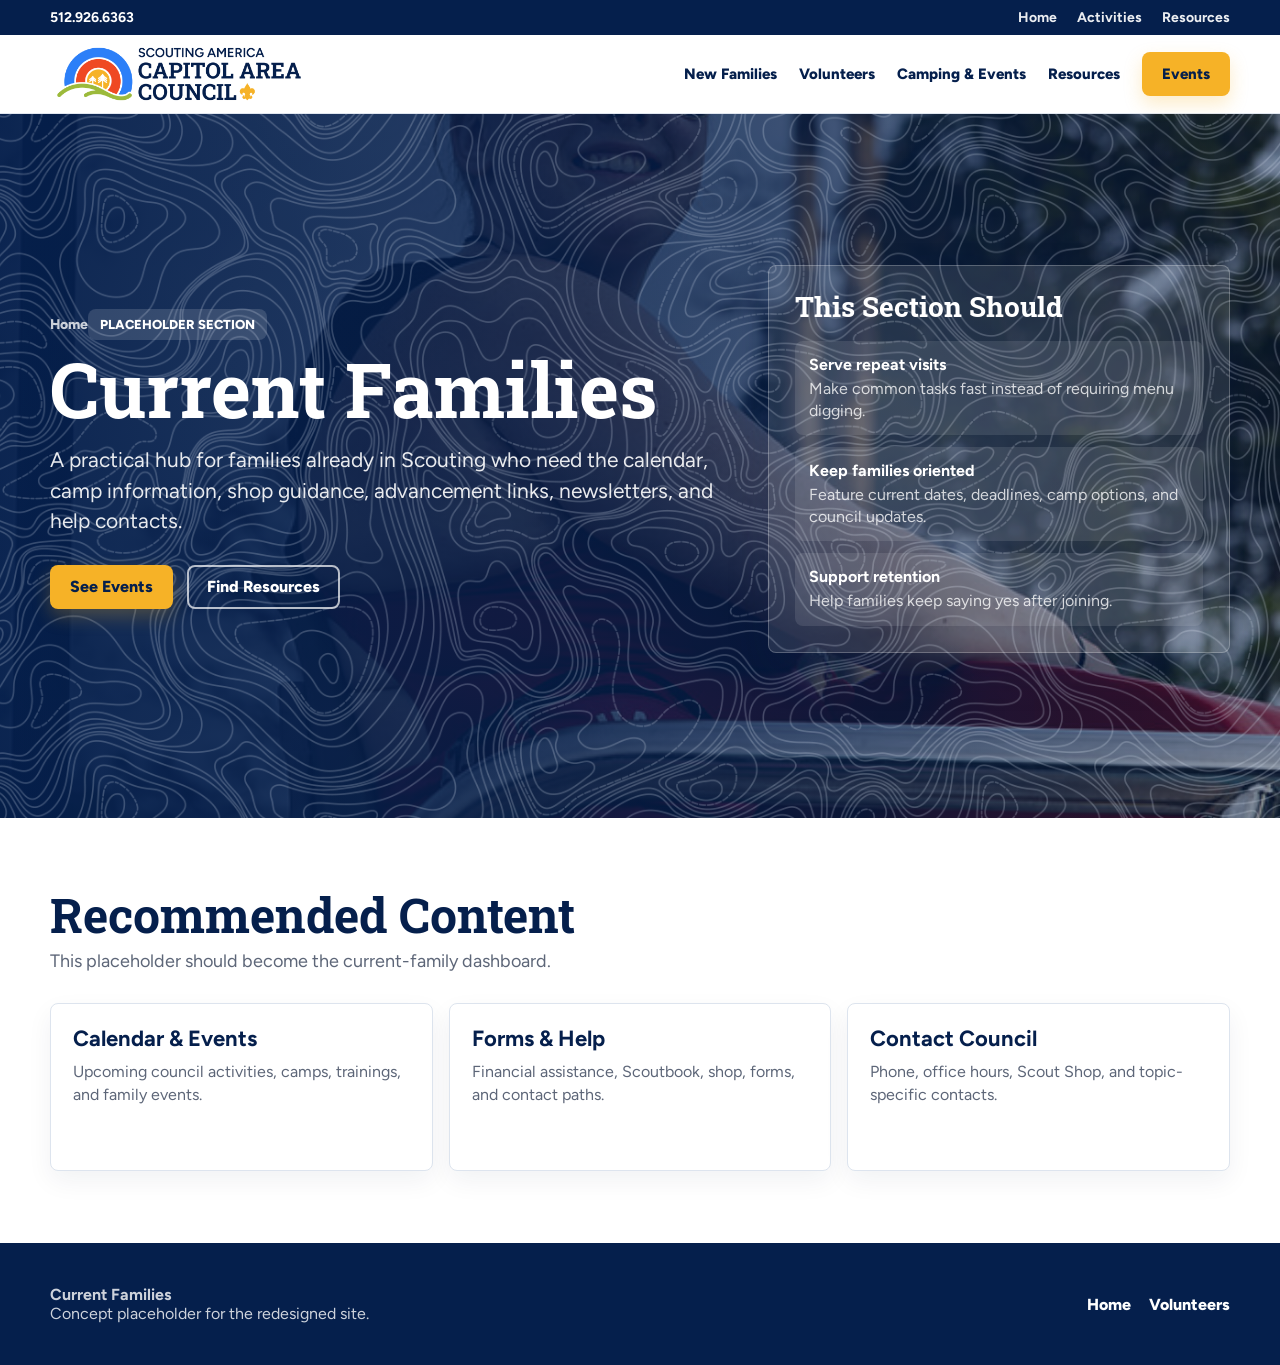
<file: current-families.html>
<!doctype html>
<html lang="en">
<head><meta charset="utf-8"><meta name="viewport" content="width=device-width, initial-scale=1"><title>Current Families | Capitol Area Council Concept</title><link rel="stylesheet" href="assets/program-pages.css"><style>:root{--accent:#2C7FF8;}</style></head>
<body class="photo-summer">
  <div class="top-strip"><div class="top-strip-inner"><span>512.926.6363</span><div class="quick-links"><a href="index.html">Home</a><a href="https://www.capitolareascouting.org/activities/">Activities</a><a href="https://www.capitolareascouting.org/resources/">Resources</a></div></div></div>
  <header><nav class="nav"><a href="index.html"><img class="logo" src="assets/cac-logo-color-horizontal.png" alt="Scouting America Capitol Area Council"></a><div class="nav-links"><a href="new-families.html">New Families</a><a href="volunteers.html">Volunteers</a><a href="camping-events.html">Camping & Events</a><a href="resources.html">Resources</a><a class="button primary" href="camping-events.html">Events</a></div></nav></header>
  <main><section class="hero"><div class="hero-inner"><div><a class="breadcrumb" href="index.html">Home</a><span class="eyebrow">Placeholder Section</span><h1>Current Families</h1><p class="hero-copy">A practical hub for families already in Scouting who need the calendar, camp information, shop guidance, advancement links, newsletters, and help contacts.</p><div class="hero-actions"><a class="button primary" href="camping-events.html">See Events</a><a class="button secondary" href="resources.html">Find Resources</a></div></div><aside class="fact-panel"><h2>This Section Should</h2><div class="facts"><div class="fact"><strong>Serve repeat visits</strong><span>Make common tasks fast instead of requiring menu digging.</span></div><div class="fact"><strong>Keep families oriented</strong><span>Feature current dates, deadlines, camp options, and council updates.</span></div><div class="fact"><strong>Support retention</strong><span>Help families keep saying yes after joining.</span></div></div></aside></div></section>
  <section><div class="section-inner"><div class="section-heading"><h2>Recommended Content</h2><p>This placeholder should become the current-family dashboard.</p></div><div class="grid-3"><a class="card" href="camping-events.html"><h3>Calendar & Events</h3><p>Upcoming council activities, camps, trainings, and family events.</p></a><a class="card" href="resources.html"><h3>Forms & Help</h3><p>Financial assistance, Scoutbook, shop, forms, and contact paths.</p></a><a class="card" href="https://www.capitolareascouting.org/about/contact/"><h3>Contact Council</h3><p>Phone, office hours, Scout Shop, and topic-specific contacts.</p></a></div></div></section></main>
  <footer><div class="footer-inner"><div><strong>Current Families</strong><br>Concept placeholder for the redesigned site.</div><div class="footer-links"><a href="index.html">Home</a><a href="volunteers.html">Volunteers</a></div></div></footer>
</body>
</html>
</file>
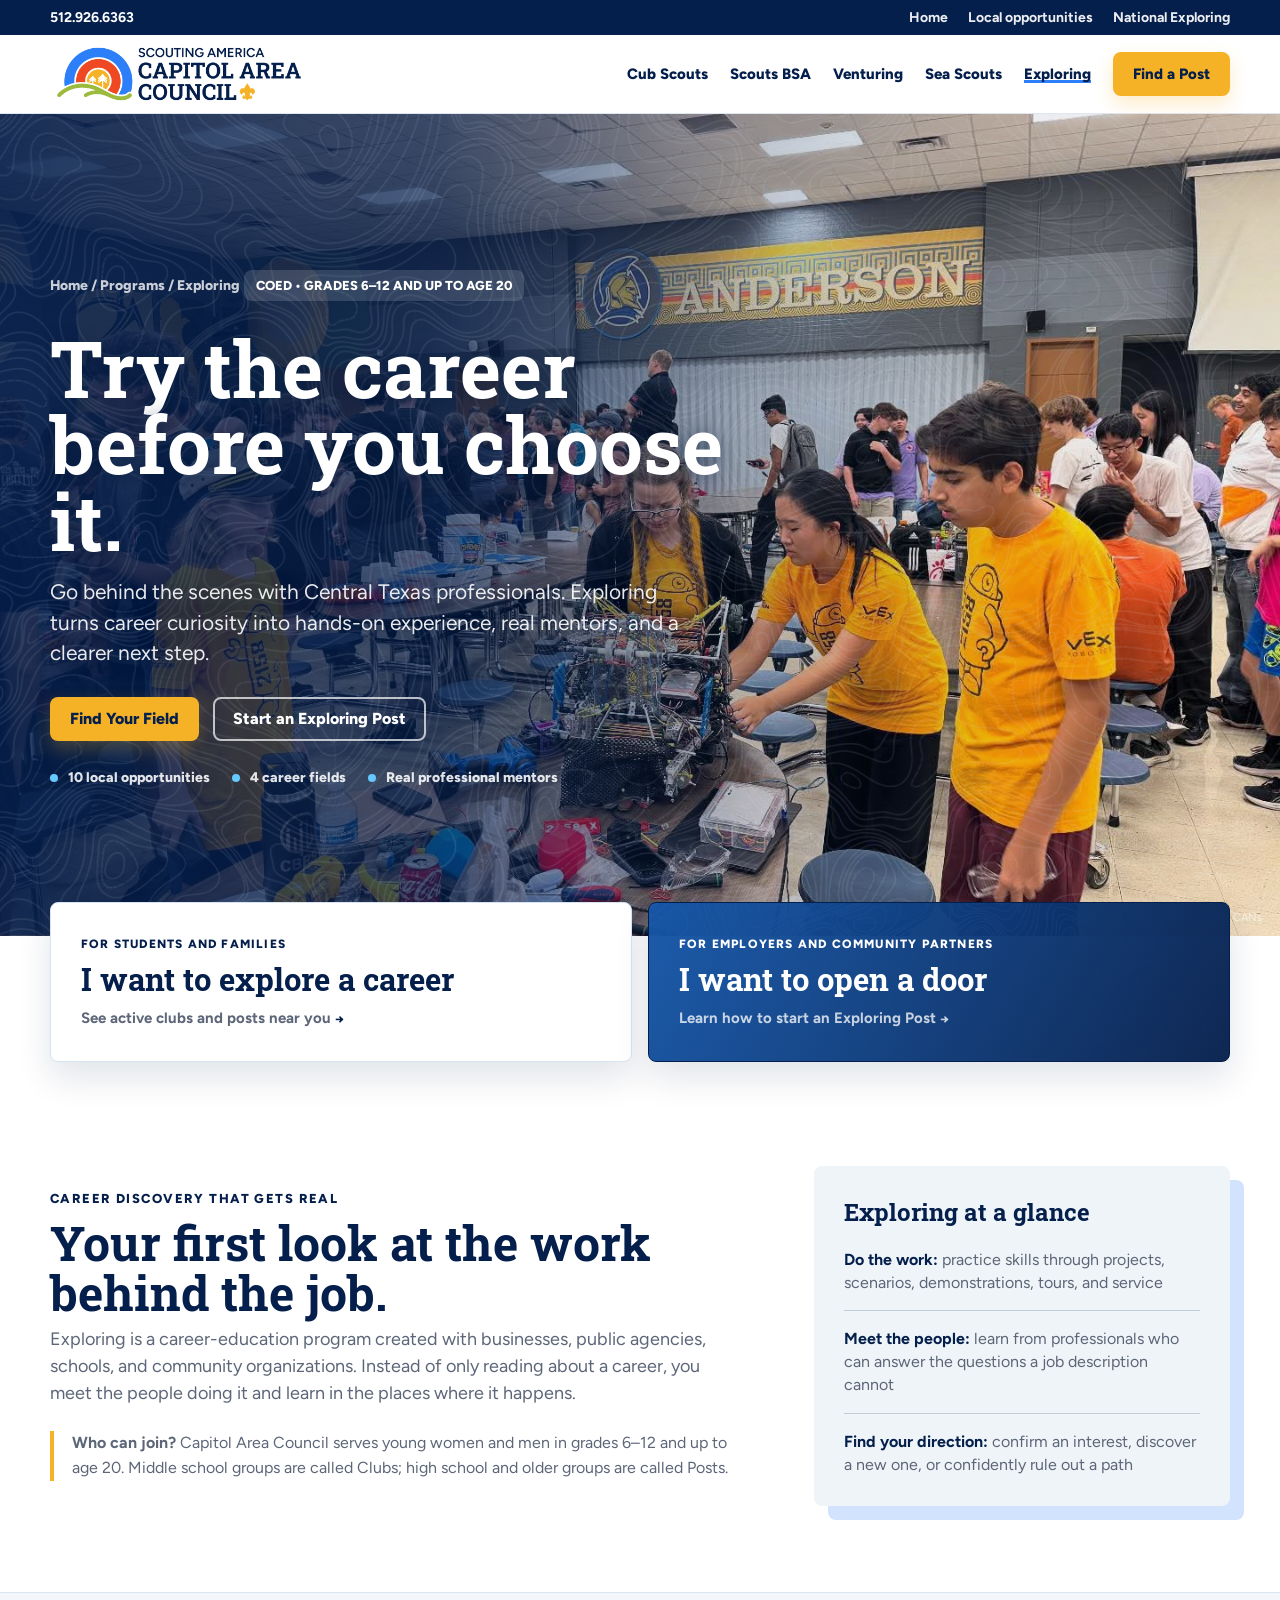
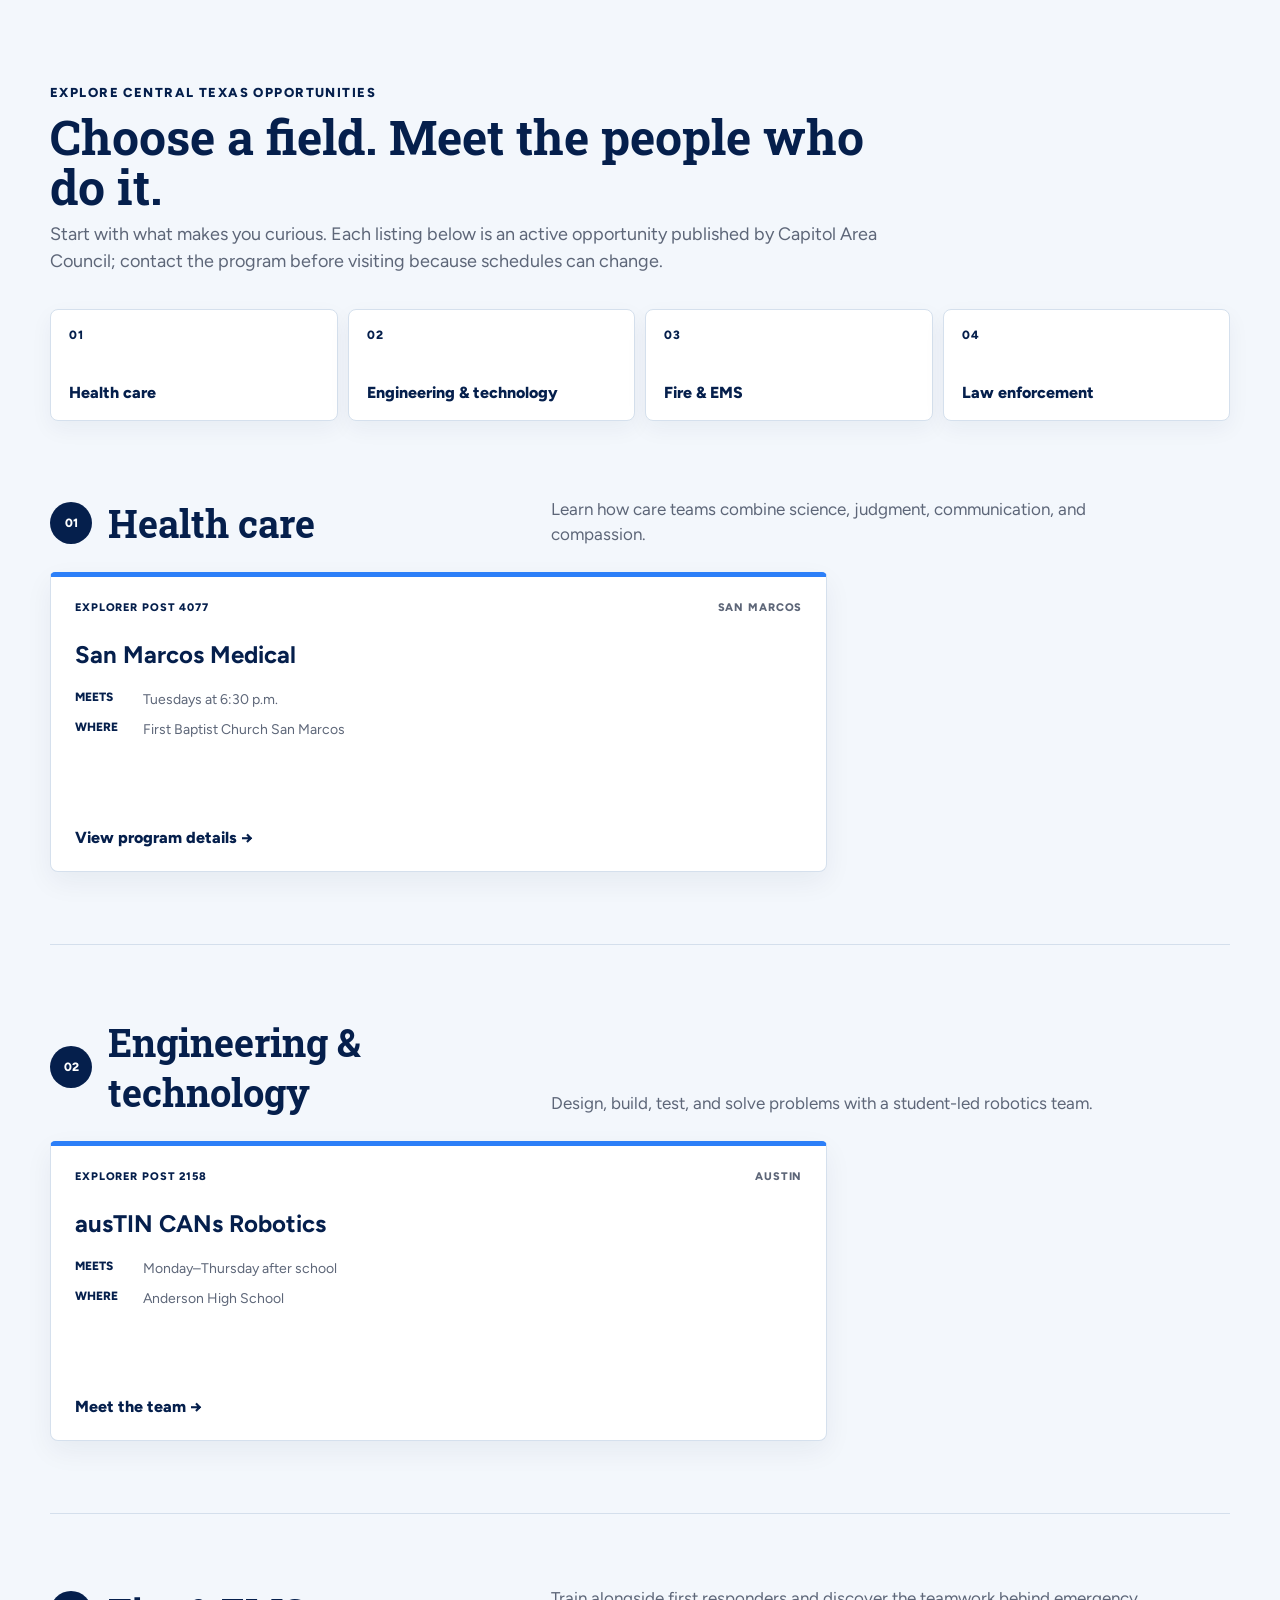
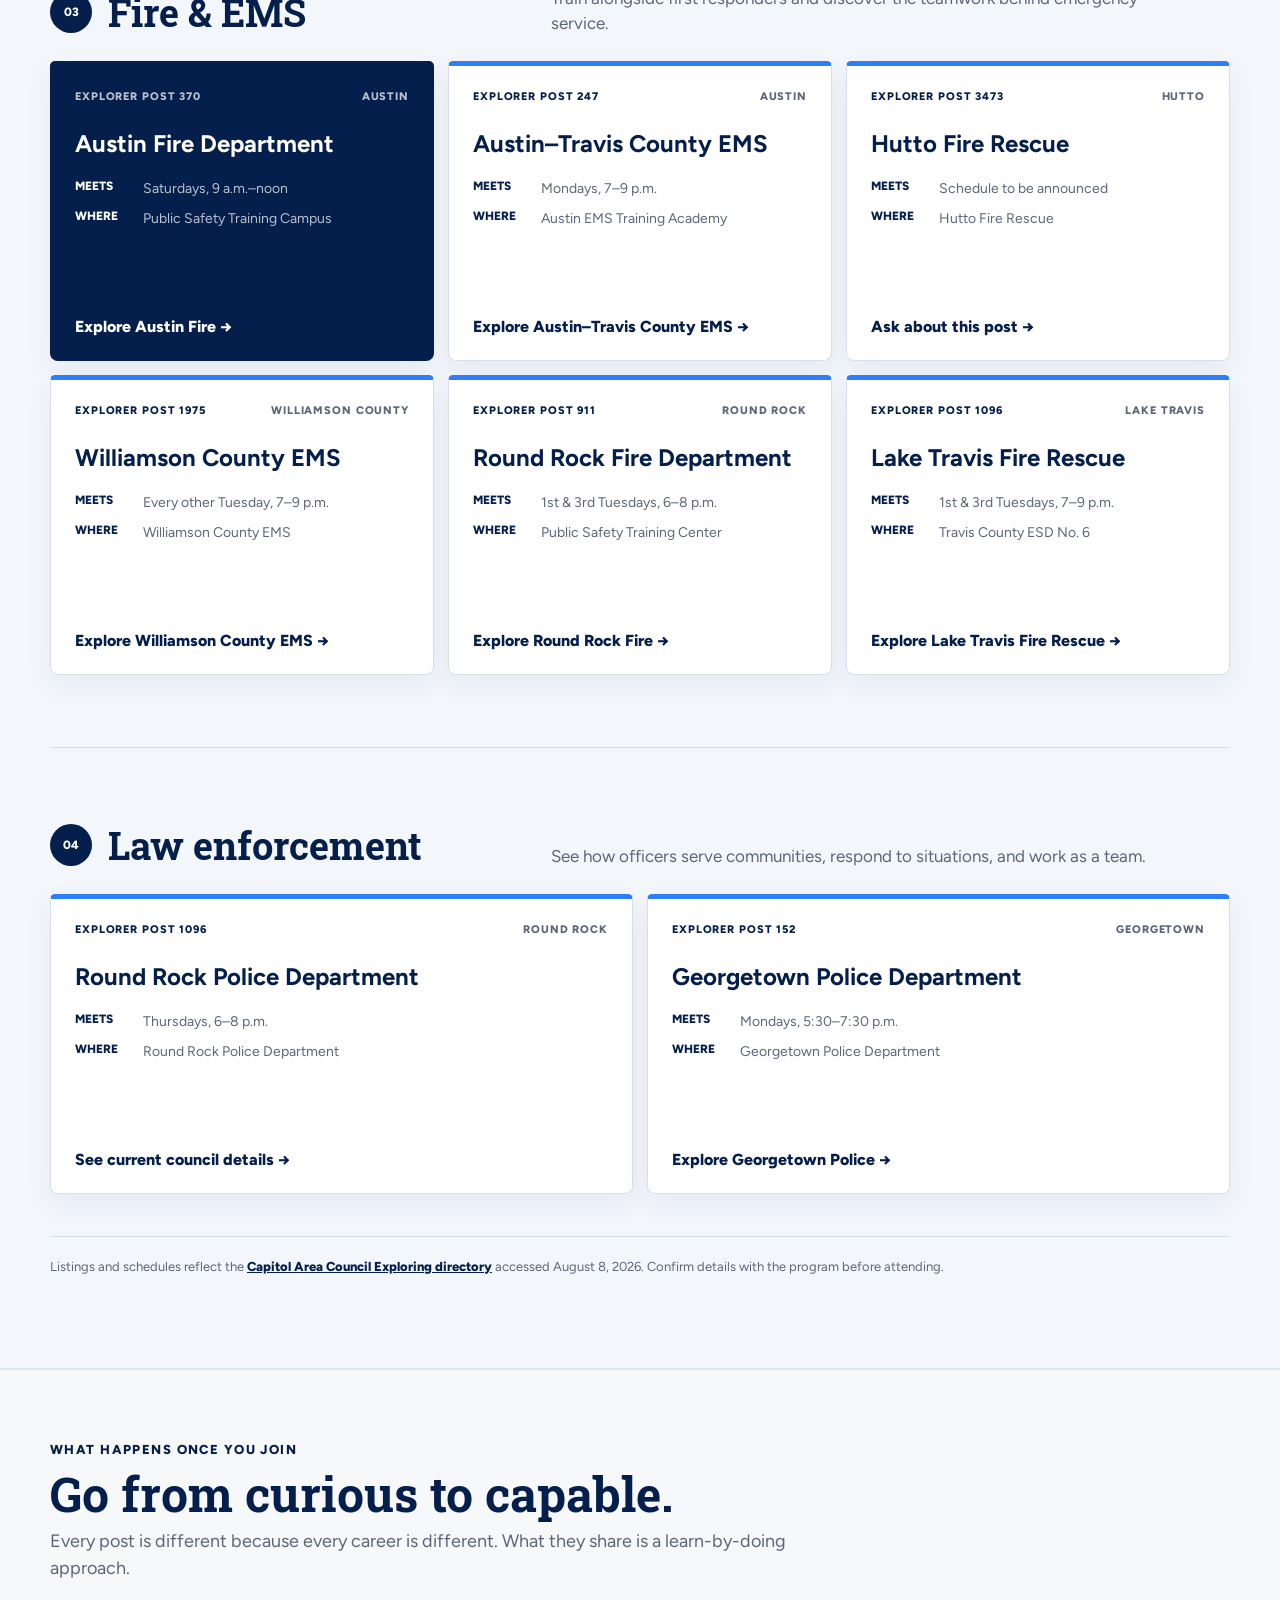
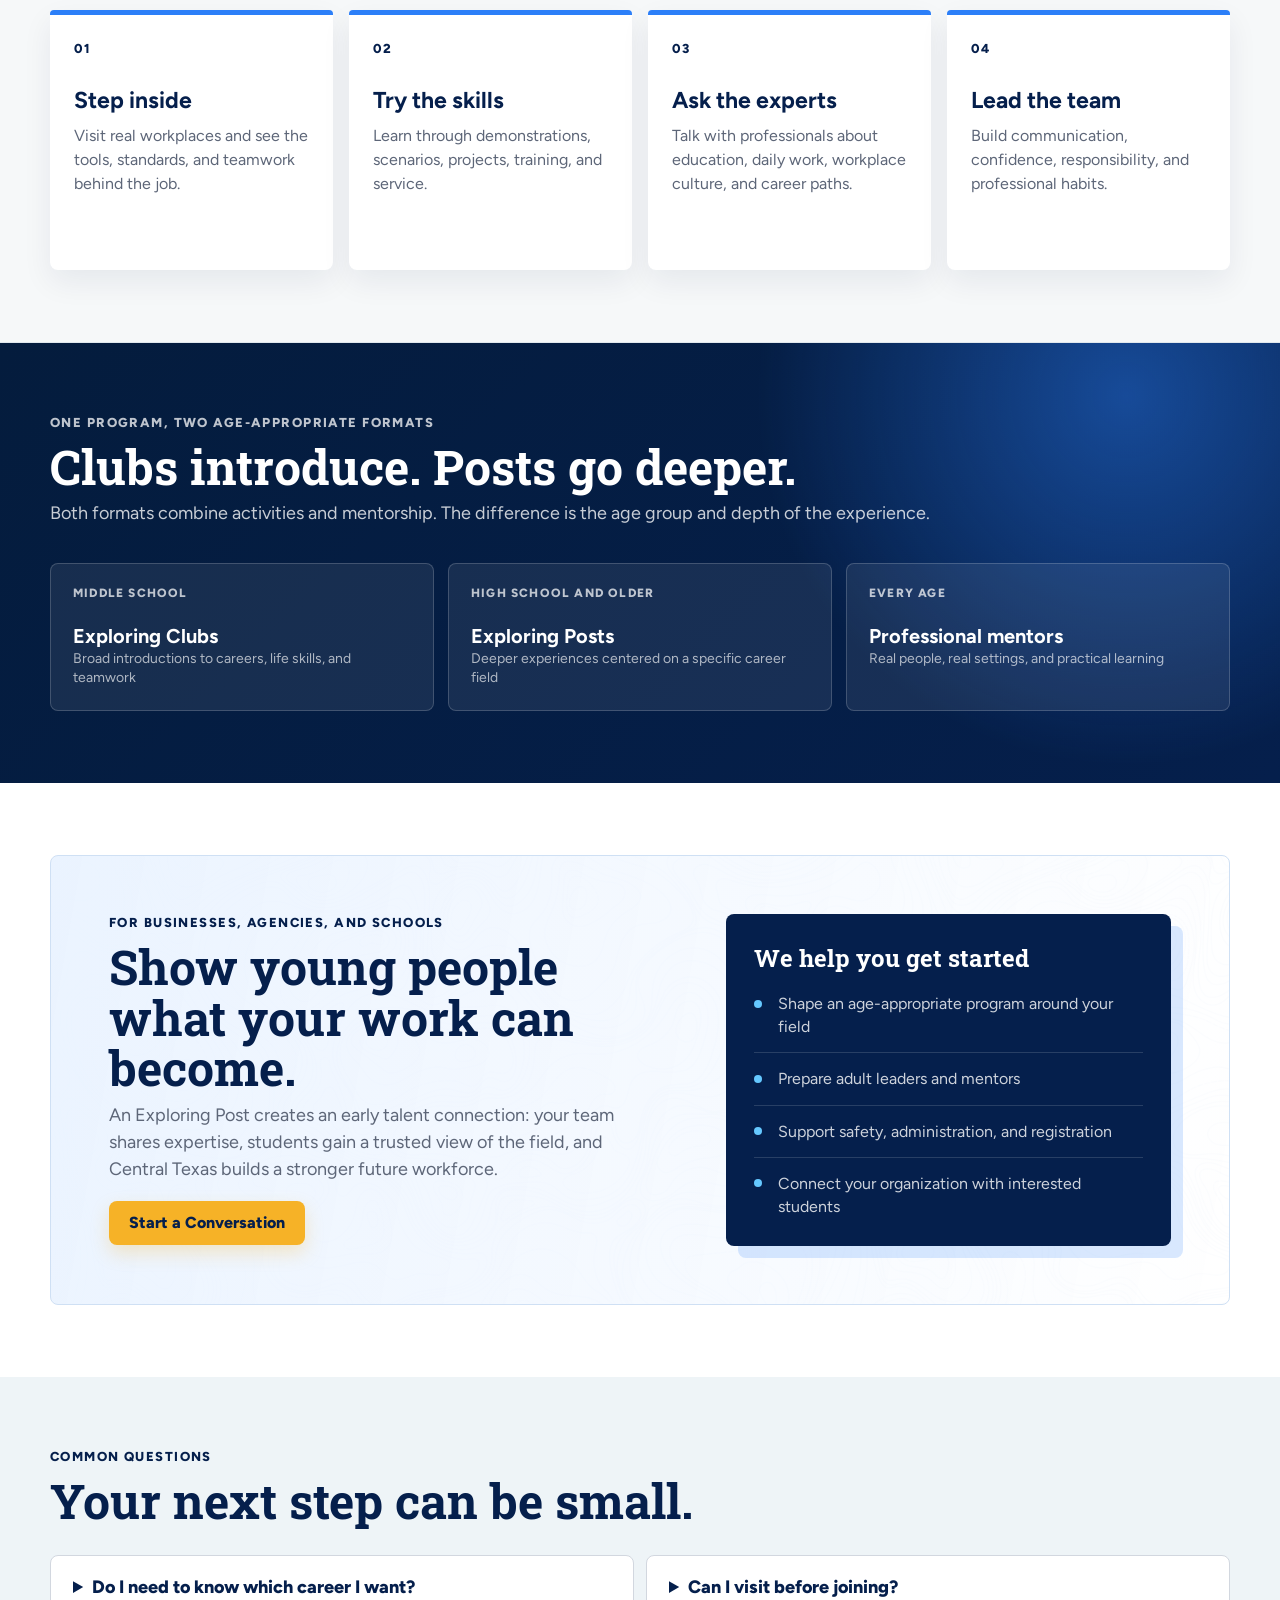
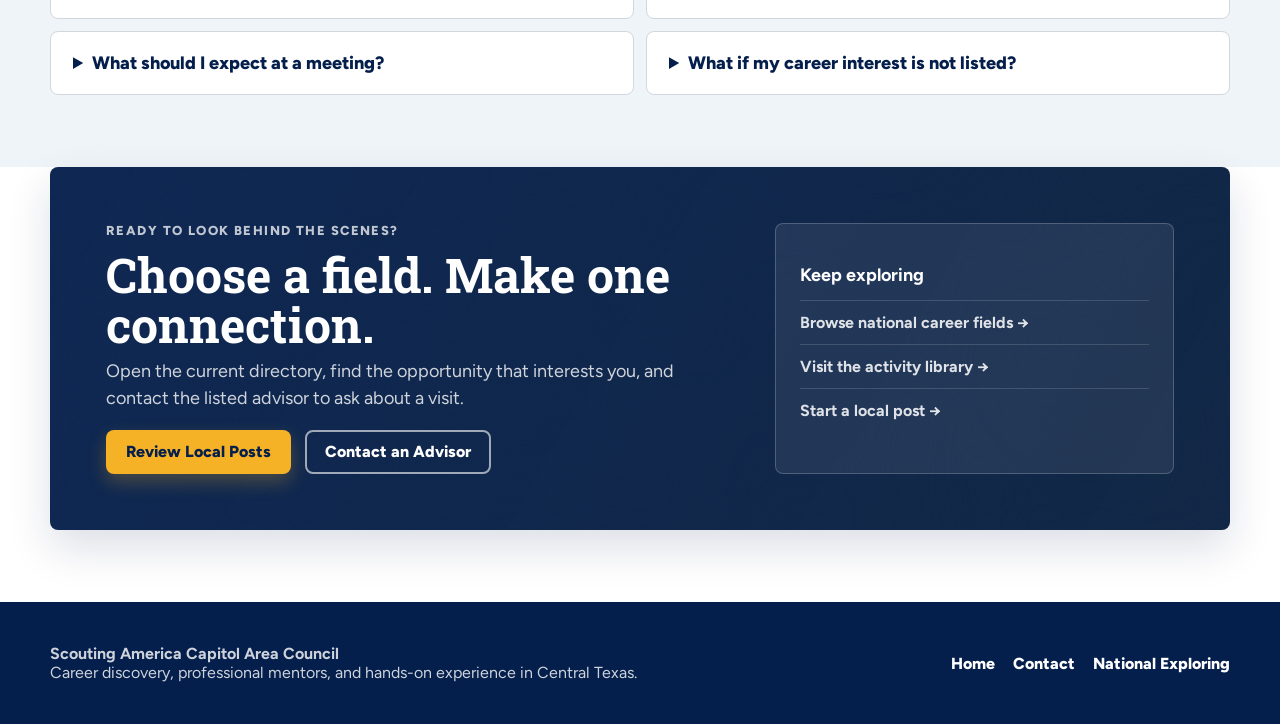
<file: exploring.html>
<!doctype html>
<html lang="en">
<head>
  <meta charset="utf-8">
  <meta name="viewport" content="width=device-width, initial-scale=1">
  <meta name="description" content="Try a career before choosing it. Find hands-on Exploring programs in health care, technology, fire and EMS, and law enforcement across Central Texas.">
  <title>Career Exploring in Central Texas | Capitol Area Council</title>
  <link rel="stylesheet" href="assets/program-pages.css?v=20260808d">
  <style>:root{--accent:#2c7ff8;--program:#2c7ff8;--program-deep:#1556a8;--program-soft:#eaf3ff;}</style>
</head>
<body class="program-detail-page exploring-page photo-steam">
  <a class="skip-link" href="#main-content">Skip to main content</a>

  <div class="top-strip">
    <div class="top-strip-inner">
      <span>512.926.6363</span>
      <div class="quick-links">
        <a href="index.html">Home</a>
        <a href="#opportunities">Local opportunities</a>
        <a href="https://www.exploring.org/">National Exploring</a>
      </div>
    </div>
  </div>

  <header>
    <nav class="nav" aria-label="Main navigation">
      <a href="index.html"><img class="logo" src="assets/cac-logo-color-horizontal.png" alt="Scouting America Capitol Area Council"></a>
      <div class="nav-links">
        <a href="cub-scouts.html">Cub Scouts</a>
        <a href="scouts-bsa.html">Scouts BSA</a>
        <a href="venturing.html">Venturing</a>
        <a href="sea-scouts.html">Sea Scouts</a>
        <a class="active" href="exploring.html" aria-current="page">Exploring</a>
        <a class="button primary" href="#opportunities">Find a Post</a>
      </div>
    </nav>
  </header>

  <main id="main-content">
    <section class="hero" aria-label="Four ausTIN CANs students working together on a competition robot at Anderson High School">
      <div class="hero-inner">
        <div class="hero-content">
          <a class="breadcrumb" href="index.html">Home / Programs / Exploring</a>
          <span class="eyebrow">Coed • Grades 6–12 and up to age 20</span>
          <h1>Try the career before you choose it.</h1>
          <p class="hero-copy">Go behind the scenes with Central Texas professionals. Exploring turns career curiosity into hands-on experience, real mentors, and a clearer next step.</p>
          <div class="hero-actions">
            <a class="button primary" href="#opportunities">Find Your Field</a>
            <a class="button secondary" href="#start-a-post">Start an Exploring Post</a>
          </div>
          <div class="hero-proof" aria-label="Local program highlights">
            <span>10 local opportunities</span>
            <span>4 career fields</span>
            <span>Real professional mentors</span>
          </div>
        </div>
      </div>
      <p class="photo-credit">Photo: <a href="https://www.facebook.com/photo.php?fbid=1312951330828341&amp;set=pb.100063404605058.-2207520000&amp;type=3">FRC Team 2158 – ausTIN CANs</a></p>
    </section>

    <section class="exploring-route" aria-label="Choose your Exploring path">
      <div class="section-inner route-grid">
        <a class="route-card" href="#opportunities">
          <span>For students and families</span>
          <strong>I want to explore a career</strong>
          <small>See active clubs and posts near you <span aria-hidden="true">→</span></small>
        </a>
        <a class="route-card partner-route" href="#start-a-post">
          <span>For employers and community partners</span>
          <strong>I want to open a door</strong>
          <small>Learn how to start an Exploring Post <span aria-hidden="true">→</span></small>
        </a>
      </div>
    </section>

    <section class="program-intro">
      <div class="section-inner intro-grid">
        <div>
          <span class="section-kicker">Career discovery that gets real</span>
          <h2>Your first look at the work behind the job.</h2>
          <p class="lead">Exploring is a career-education program created with businesses, public agencies, schools, and community organizations. Instead of only reading about a career, you meet the people doing it and learn in the places where it happens.</p>
          <p class="eligibility-note"><strong>Who can join?</strong> Capitol Area Council serves young women and men in grades 6–12 and up to age 20. Middle school groups are called Clubs; high school and older groups are called Posts.</p>
        </div>
        <aside class="program-intro-card exploring-at-glance" aria-label="Exploring at a glance">
          <h3>Exploring at a glance</h3>
          <ul>
            <li><strong>Do the work:</strong> practice skills through projects, scenarios, demonstrations, tours, and service</li>
            <li><strong>Meet the people:</strong> learn from professionals who can answer the questions a job description cannot</li>
            <li><strong>Find your direction:</strong> confirm an interest, discover a new one, or confidently rule out a path</li>
          </ul>
        </aside>
      </div>
    </section>

    <section class="opportunity-section" id="opportunities">
      <div class="section-inner">
        <div class="section-heading opportunity-heading">
          <span class="section-kicker">Explore Central Texas opportunities</span>
          <h2>Choose a field. Meet the people who do it.</h2>
          <p>Start with what makes you curious. Each listing below is an active opportunity published by Capitol Area Council; contact the program before visiting because schedules can change.</p>
        </div>

        <nav class="field-jump" aria-label="Jump to a career field">
          <a href="#health-care"><span>01</span>Health care</a>
          <a href="#engineering"><span>02</span>Engineering &amp; technology</a>
          <a href="#fire-ems"><span>03</span>Fire &amp; EMS</a>
          <a href="#law-enforcement"><span>04</span>Law enforcement</a>
        </nav>

        <section class="career-cluster" id="health-care">
          <div class="cluster-heading">
            <div><span class="cluster-number">01</span><h3>Health care</h3></div>
            <p>Learn how care teams combine science, judgment, communication, and compassion.</p>
          </div>
          <div class="post-grid single-post">
            <article class="post-card">
              <div class="post-card-top"><span class="post-type">Explorer Post 4077</span><span class="post-city">San Marcos</span></div>
              <h4>San Marcos Medical</h4>
              <dl>
                <div><dt>Meets</dt><dd>Tuesdays at 6:30 p.m.</dd></div>
                <div><dt>Where</dt><dd>First Baptist Church San Marcos</dd></div>
              </dl>
              <a href="https://linktr.ee/txst.medicalexplorers">View program details <span aria-hidden="true">→</span></a>
            </article>
          </div>
        </section>

        <section class="career-cluster" id="engineering">
          <div class="cluster-heading">
            <div><span class="cluster-number">02</span><h3>Engineering &amp; technology</h3></div>
            <p>Design, build, test, and solve problems with a student-led robotics team.</p>
          </div>
          <div class="post-grid single-post">
            <article class="post-card">
              <div class="post-card-top"><span class="post-type">Explorer Post 2158</span><span class="post-city">Austin</span></div>
              <h4>ausTIN CANs Robotics</h4>
              <dl>
                <div><dt>Meets</dt><dd>Monday–Thursday after school</dd></div>
                <div><dt>Where</dt><dd>Anderson High School</dd></div>
              </dl>
              <a href="https://www.andersonrobotics.org/">Meet the team <span aria-hidden="true">→</span></a>
            </article>
          </div>
        </section>

        <section class="career-cluster" id="fire-ems">
          <div class="cluster-heading">
            <div><span class="cluster-number">03</span><h3>Fire &amp; EMS</h3></div>
            <p>Train alongside first responders and discover the teamwork behind emergency service.</p>
          </div>
          <div class="post-grid">
            <article class="post-card featured-post">
              <div class="post-card-top"><span class="post-type">Explorer Post 370</span><span class="post-city">Austin</span></div>
              <h4>Austin Fire Department</h4>
              <dl>
                <div><dt>Meets</dt><dd>Saturdays, 9 a.m.–noon</dd></div>
                <div><dt>Where</dt><dd>Public Safety Training Campus</dd></div>
              </dl>
              <a href="https://www.austintexas.gov/fire/austin-fire-explorers-post-370">Explore Austin Fire <span aria-hidden="true">→</span></a>
            </article>
            <article class="post-card">
              <div class="post-card-top"><span class="post-type">Explorer Post 247</span><span class="post-city">Austin</span></div>
              <h4>Austin–Travis County EMS</h4>
              <dl>
                <div><dt>Meets</dt><dd>Mondays, 7–9 p.m.</dd></div>
                <div><dt>Where</dt><dd>Austin EMS Training Academy</dd></div>
              </dl>
              <a href="https://www.austintexas.gov/ems/explorer-post-247">Explore Austin–Travis County EMS <span aria-hidden="true">→</span></a>
            </article>
            <article class="post-card">
              <div class="post-card-top"><span class="post-type">Explorer Post 3473</span><span class="post-city">Hutto</span></div>
              <h4>Hutto Fire Rescue</h4>
              <dl>
                <div><dt>Meets</dt><dd>Schedule to be announced</dd></div>
                <div><dt>Where</dt><dd>Hutto Fire Rescue</dd></div>
              </dl>
              <a href="https://www.capitolareascouting.org/join/exploring/">Ask about this post <span aria-hidden="true">→</span></a>
            </article>
            <article class="post-card">
              <div class="post-card-top"><span class="post-type">Explorer Post 1975</span><span class="post-city">Williamson County</span></div>
              <h4>Williamson County EMS</h4>
              <dl>
                <div><dt>Meets</dt><dd>Every other Tuesday, 7–9 p.m.</dd></div>
                <div><dt>Where</dt><dd>Williamson County EMS</dd></div>
              </dl>
              <a href="https://www.wilcotx.gov/354/Experience-EMS">Explore Williamson County EMS <span aria-hidden="true">→</span></a>
            </article>
            <article class="post-card">
              <div class="post-card-top"><span class="post-type">Explorer Post 911</span><span class="post-city">Round Rock</span></div>
              <h4>Round Rock Fire Department</h4>
              <dl>
                <div><dt>Meets</dt><dd>1st &amp; 3rd Tuesdays, 6–8 p.m.</dd></div>
                <div><dt>Where</dt><dd>Public Safety Training Center</dd></div>
              </dl>
              <a href="https://www.roundrocktexas.gov/city-departments/fire/public-education/">Explore Round Rock Fire <span aria-hidden="true">→</span></a>
            </article>
            <article class="post-card">
              <div class="post-card-top"><span class="post-type">Explorer Post 1096</span><span class="post-city">Lake Travis</span></div>
              <h4>Lake Travis Fire Rescue</h4>
              <dl>
                <div><dt>Meets</dt><dd>1st &amp; 3rd Tuesdays, 7–9 p.m.</dd></div>
                <div><dt>Where</dt><dd>Travis County ESD No. 6</dd></div>
              </dl>
              <a href="https://www.ltfr.org/lake-travis-fire-explorers/">Explore Lake Travis Fire Rescue <span aria-hidden="true">→</span></a>
            </article>
          </div>
        </section>

        <section class="career-cluster" id="law-enforcement">
          <div class="cluster-heading">
            <div><span class="cluster-number">04</span><h3>Law enforcement</h3></div>
            <p>See how officers serve communities, respond to situations, and work as a team.</p>
          </div>
          <div class="post-grid two-posts">
            <article class="post-card">
              <div class="post-card-top"><span class="post-type">Explorer Post 1096</span><span class="post-city">Round Rock</span></div>
              <h4>Round Rock Police Department</h4>
              <dl>
                <div><dt>Meets</dt><dd>Thursdays, 6–8 p.m.</dd></div>
                <div><dt>Where</dt><dd>Round Rock Police Department</dd></div>
              </dl>
              <a href="https://www.capitolareascouting.org/join/exploring/">See current council details <span aria-hidden="true">→</span></a>
            </article>
            <article class="post-card">
              <div class="post-card-top"><span class="post-type">Explorer Post 152</span><span class="post-city">Georgetown</span></div>
              <h4>Georgetown Police Department</h4>
              <dl>
                <div><dt>Meets</dt><dd>Mondays, 5:30–7:30 p.m.</dd></div>
                <div><dt>Where</dt><dd>Georgetown Police Department</dd></div>
              </dl>
              <a href="https://georgetowntexas.gov/public_safety/police/bureaus/support_services/community_engagement/explorers_program.php">Explore Georgetown Police <span aria-hidden="true">→</span></a>
            </article>
          </div>
        </section>

        <p class="directory-note">Listings and schedules reflect the <a href="https://www.capitolareascouting.org/join/exploring/">Capitol Area Council Exploring directory</a> accessed August 8, 2026. Confirm details with the program before attending.</p>
      </div>
    </section>

    <section class="program-benefits">
      <div class="section-inner">
        <div class="section-heading">
          <span class="section-kicker">What happens once you join</span>
          <h2>Go from curious to capable.</h2>
          <p>Every post is different because every career is different. What they share is a learn-by-doing approach.</p>
        </div>
        <div class="program-benefit-grid">
          <article class="program-card">
            <span class="card-number">01</span>
            <h3>Step inside</h3>
            <p>Visit real workplaces and see the tools, standards, and teamwork behind the job.</p>
          </article>
          <article class="program-card">
            <span class="card-number">02</span>
            <h3>Try the skills</h3>
            <p>Learn through demonstrations, scenarios, projects, training, and service.</p>
          </article>
          <article class="program-card">
            <span class="card-number">03</span>
            <h3>Ask the experts</h3>
            <p>Talk with professionals about education, daily work, workplace culture, and career paths.</p>
          </article>
          <article class="program-card">
            <span class="card-number">04</span>
            <h3>Lead the team</h3>
            <p>Build communication, confidence, responsibility, and professional habits.</p>
          </article>
        </div>
      </div>
    </section>

    <section class="pathway-section">
      <div class="section-inner">
        <span class="section-kicker light-kicker">One program, two age-appropriate formats</span>
        <h2>Clubs introduce. Posts go deeper.</h2>
        <p class="lead">Both formats combine activities and mentorship. The difference is the age group and depth of the experience.</p>
        <div class="pathway-grid" aria-label="Exploring Clubs and Posts">
          <div class="pathway-card"><span>Middle school</span><strong>Exploring Clubs</strong><small>Broad introductions to careers, life skills, and teamwork</small></div>
          <div class="pathway-card"><span>High school and older</span><strong>Exploring Posts</strong><small>Deeper experiences centered on a specific career field</small></div>
          <div class="pathway-card"><span>Every age</span><strong>Professional mentors</strong><small>Real people, real settings, and practical learning</small></div>
        </div>
      </div>
    </section>

    <section class="partner-section" id="start-a-post">
      <div class="section-inner partner-panel">
        <div>
          <span class="section-kicker">For businesses, agencies, and schools</span>
          <h2>Show young people what your work can become.</h2>
          <p class="lead">An Exploring Post creates an early talent connection: your team shares expertise, students gain a trusted view of the field, and Central Texas builds a stronger future workforce.</p>
          <a class="button primary" href="https://www.capitolareascouting.org/join/exploring/exploring-business-interest/">Start a Conversation</a>
        </div>
        <aside class="partner-benefits" aria-label="How Capitol Area Council helps partners">
          <h3>We help you get started</h3>
          <ul>
            <li>Shape an age-appropriate program around your field</li>
            <li>Prepare adult leaders and mentors</li>
            <li>Support safety, administration, and registration</li>
            <li>Connect your organization with interested students</li>
          </ul>
        </aside>
      </div>
    </section>

    <section class="program-faq">
      <div class="section-inner">
        <div class="section-heading">
          <span class="section-kicker">Common questions</span>
          <h2>Your next step can be small.</h2>
        </div>
        <div class="faq-grid">
          <details>
            <summary>Do I need to know which career I want?</summary>
            <p>No. Exploring is meant to help you discover possibilities. Trying a field can confirm an interest, reveal a new one, or show you that another direction fits better.</p>
          </details>
          <details>
            <summary>Can I visit before joining?</summary>
            <p>Many programs welcome prospective members, but practices vary. Use the program link or the <a href="https://www.capitolareascouting.org/join/exploring/">current council directory</a> to contact the advisor before attending.</p>
          </details>
          <details>
            <summary>What should I expect at a meeting?</summary>
            <p>Activities vary by field and may include facility tours, skill practice, projects, scenarios, guest speakers, team challenges, and community service.</p>
          </details>
          <details>
            <summary>What if my career interest is not listed?</summary>
            <p>Local opportunities change as new partners join. Browse <a href="https://www.exploring.org/activity-library-category/exploring-career-fields/">national Exploring career fields</a>, then contact Capitol Area Council about current or developing programs.</p>
          </details>
        </div>
      </div>
    </section>

    <section class="join-section">
      <div class="section-inner join-panel">
        <div>
          <span class="section-kicker light-kicker">Ready to look behind the scenes?</span>
          <h2>Choose a field. Make one connection.</h2>
          <p>Open the current directory, find the opportunity that interests you, and contact the listed advisor to ask about a visit.</p>
          <div class="hero-actions">
            <a class="button primary" href="#opportunities">Review Local Posts</a>
            <a class="button outline-light" href="https://www.capitolareascouting.org/join/exploring/">Contact an Advisor</a>
          </div>
        </div>
        <aside class="join-aside">
          <strong>Keep exploring</strong>
          <a href="https://www.exploring.org/activity-library-category/exploring-career-fields/">Browse national career fields <span aria-hidden="true">→</span></a>
          <a href="https://www.exploring.org/activity-library/">Visit the activity library <span aria-hidden="true">→</span></a>
          <a href="https://www.capitolareascouting.org/join/exploring/exploring-business-interest/">Start a local post <span aria-hidden="true">→</span></a>
        </aside>
      </div>
    </section>
  </main>

  <footer>
    <div class="footer-inner">
      <div><strong>Scouting America Capitol Area Council</strong><br>Career discovery, professional mentors, and hands-on experience in Central Texas.</div>
      <div class="footer-links">
        <a href="index.html">Home</a>
        <a href="https://www.capitolareascouting.org/about/contact/">Contact</a>
        <a href="https://www.exploring.org/">National Exploring</a>
      </div>
    </div>
  </footer>
</body>
</html>
</file>
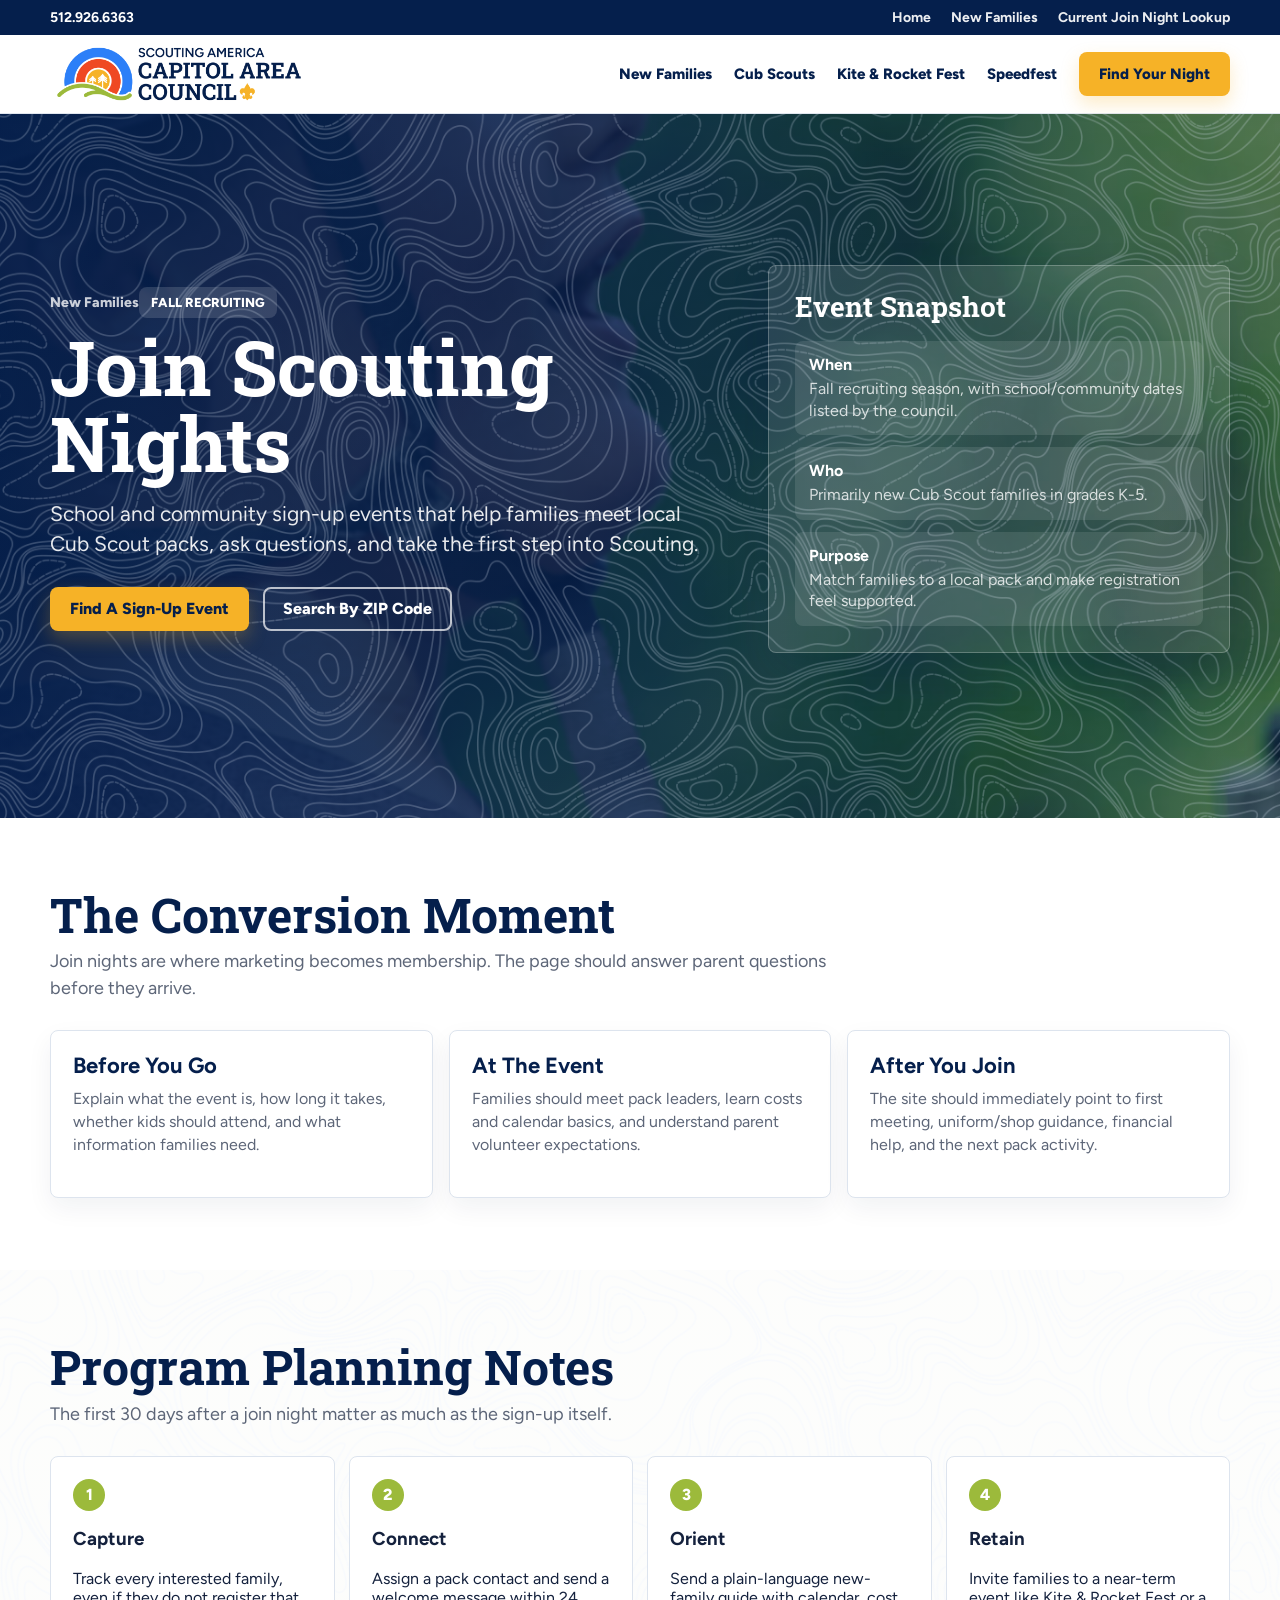
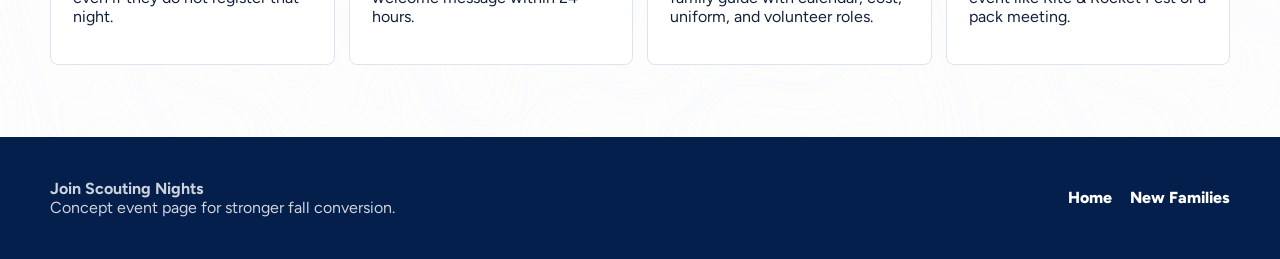
<file: join-scouting-nights.html>
<!doctype html>
<html lang="en">
<head><meta charset="utf-8"><meta name="viewport" content="width=device-width, initial-scale=1"><title>Join Scouting Nights | Capitol Area Council Concept</title><link rel="stylesheet" href="assets/program-pages.css"><style>:root{--accent:#9CBA3B;}</style></head>
<body class="photo-outdoor">
  <div class="top-strip"><div class="top-strip-inner"><span>512.926.6363</span><div class="quick-links"><a href="index.html">Home</a><a href="new-families.html">New Families</a><a href="https://www.capitolareascouting.org/join/joincubscouts/join_nights/">Current Join Night Lookup</a></div></div></div>
  <header><nav class="nav"><a href="index.html"><img class="logo" src="assets/cac-logo-color-horizontal.png" alt="Scouting America Capitol Area Council"></a><div class="nav-links"><a href="new-families.html">New Families</a><a href="cub-scouts.html">Cub Scouts</a><a href="kite-and-rocket-fest.html">Kite & Rocket Fest</a><a href="speedfest.html">Speedfest</a><a class="button primary" href="https://www.capitolareascouting.org/join/joincubscouts/join_nights/">Find Your Night</a></div></nav></header>
  <main><section class="hero"><div class="hero-inner"><div><a class="breadcrumb" href="new-families.html">New Families</a><span class="eyebrow">Fall Recruiting</span><h1>Join Scouting Nights</h1><p class="hero-copy">School and community sign-up events that help families meet local Cub Scout packs, ask questions, and take the first step into Scouting.</p><div class="hero-actions"><a class="button primary" href="https://www.capitolareascouting.org/join/joincubscouts/join_nights/">Find A Sign-Up Event</a><a class="button secondary" href="https://beascout.scouting.org/">Search By ZIP Code</a></div></div><aside class="fact-panel"><h2>Event Snapshot</h2><div class="facts"><div class="fact"><strong>When</strong><span>Fall recruiting season, with school/community dates listed by the council.</span></div><div class="fact"><strong>Who</strong><span>Primarily new Cub Scout families in grades K-5.</span></div><div class="fact"><strong>Purpose</strong><span>Match families to a local pack and make registration feel supported.</span></div></div></aside></div></section>
  <section><div class="section-inner"><div class="section-heading"><h2>The Conversion Moment</h2><p>Join nights are where marketing becomes membership. The page should answer parent questions before they arrive.</p></div><div class="grid-3"><article class="card"><h3>Before You Go</h3><p>Explain what the event is, how long it takes, whether kids should attend, and what information families need.</p></article><article class="card"><h3>At The Event</h3><p>Families should meet pack leaders, learn costs and calendar basics, and understand parent volunteer expectations.</p></article><article class="card"><h3>After You Join</h3><p>The site should immediately point to first meeting, uniform/shop guidance, financial help, and the next pack activity.</p></article></div></div></section>
  <section class="highlight"><div class="section-inner"><div class="section-heading"><h2>Program Planning Notes</h2><p>The first 30 days after a join night matter as much as the sign-up itself.</p></div><div class="steps"><div class="step"><h3>Capture</h3><p>Track every interested family, even if they do not register that night.</p></div><div class="step"><h3>Connect</h3><p>Assign a pack contact and send a welcome message within 24 hours.</p></div><div class="step"><h3>Orient</h3><p>Send a plain-language new-family guide with calendar, cost, uniform, and volunteer roles.</p></div><div class="step"><h3>Retain</h3><p>Invite families to a near-term event like Kite & Rocket Fest or a pack meeting.</p></div></div></div></section></main>
  <footer><div class="footer-inner"><div><strong>Join Scouting Nights</strong><br>Concept event page for stronger fall conversion.</div><div class="footer-links"><a href="index.html">Home</a><a href="new-families.html">New Families</a></div></div></footer>
</body>
</html>
</file>
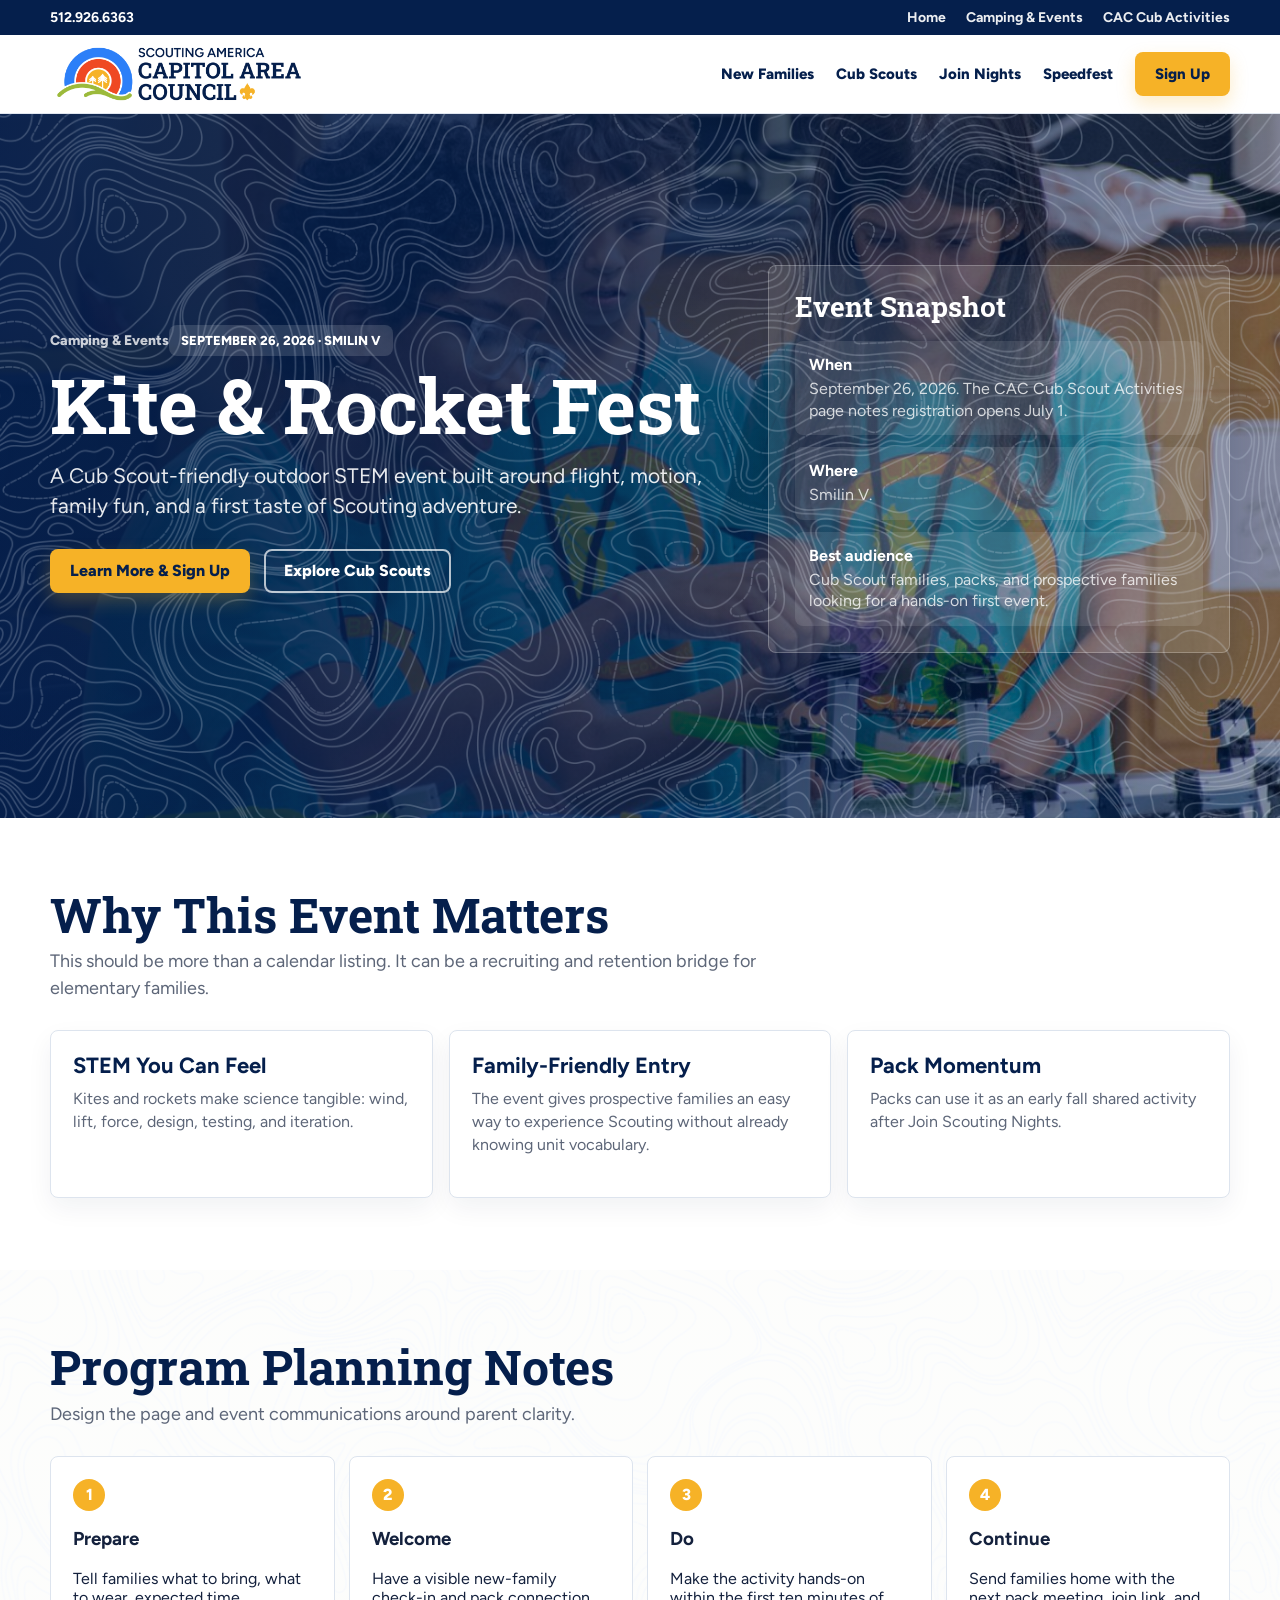
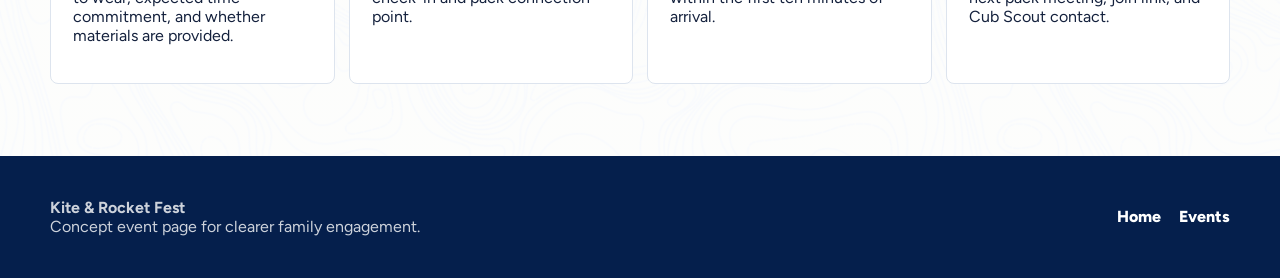
<file: kite-and-rocket-fest.html>
<!doctype html>
<html lang="en">
<head><meta charset="utf-8"><meta name="viewport" content="width=device-width, initial-scale=1"><title>Kite & Rocket Fest | Capitol Area Council Concept</title><link rel="stylesheet" href="assets/program-pages.css"><style>:root{--accent:#F6B227;}</style></head>
<body class="photo-steam">
  <div class="top-strip"><div class="top-strip-inner"><span>512.926.6363</span><div class="quick-links"><a href="index.html">Home</a><a href="camping-events.html">Camping & Events</a><a href="https://www.capitolareascouting.org/activities/cub-scout-activities/">CAC Cub Activities</a></div></div></div>
  <header><nav class="nav"><a href="index.html"><img class="logo" src="assets/cac-logo-color-horizontal.png" alt="Scouting America Capitol Area Council"></a><div class="nav-links"><a href="new-families.html">New Families</a><a href="cub-scouts.html">Cub Scouts</a><a href="join-scouting-nights.html">Join Nights</a><a href="speedfest.html">Speedfest</a><a class="button primary" href="https://www.capitolareascouting.org/activities/cub-scout-activities/">Sign Up</a></div></nav></header>
  <main><section class="hero"><div class="hero-inner"><div><a class="breadcrumb" href="camping-events.html">Camping & Events</a><span class="eyebrow">September 26, 2026 · Smilin V</span><h1>Kite & Rocket Fest</h1><p class="hero-copy">A Cub Scout-friendly outdoor STEM event built around flight, motion, family fun, and a first taste of Scouting adventure.</p><div class="hero-actions"><a class="button primary" href="https://www.capitolareascouting.org/activities/cub-scout-activities/">Learn More & Sign Up</a><a class="button secondary" href="cub-scouts.html">Explore Cub Scouts</a></div></div><aside class="fact-panel"><h2>Event Snapshot</h2><div class="facts"><div class="fact"><strong>When</strong><span>September 26, 2026. The CAC Cub Scout Activities page notes registration opens July 1.</span></div><div class="fact"><strong>Where</strong><span>Smilin V.</span></div><div class="fact"><strong>Best audience</strong><span>Cub Scout families, packs, and prospective families looking for a hands-on first event.</span></div></div></aside></div></section>
  <section><div class="section-inner"><div class="section-heading"><h2>Why This Event Matters</h2><p>This should be more than a calendar listing. It can be a recruiting and retention bridge for elementary families.</p></div><div class="grid-3"><article class="card"><h3>STEM You Can Feel</h3><p>Kites and rockets make science tangible: wind, lift, force, design, testing, and iteration.</p></article><article class="card"><h3>Family-Friendly Entry</h3><p>The event gives prospective families an easy way to experience Scouting without already knowing unit vocabulary.</p></article><article class="card"><h3>Pack Momentum</h3><p>Packs can use it as an early fall shared activity after Join Scouting Nights.</p></article></div></div></section>
  <section class="highlight"><div class="section-inner"><div class="section-heading"><h2>Program Planning Notes</h2><p>Design the page and event communications around parent clarity.</p></div><div class="steps"><div class="step"><h3>Prepare</h3><p>Tell families what to bring, what to wear, expected time commitment, and whether materials are provided.</p></div><div class="step"><h3>Welcome</h3><p>Have a visible new-family check-in and pack connection point.</p></div><div class="step"><h3>Do</h3><p>Make the activity hands-on within the first ten minutes of arrival.</p></div><div class="step"><h3>Continue</h3><p>Send families home with the next pack meeting, join link, and Cub Scout contact.</p></div></div></div></section></main>
  <footer><div class="footer-inner"><div><strong>Kite & Rocket Fest</strong><br>Concept event page for clearer family engagement.</div><div class="footer-links"><a href="index.html">Home</a><a href="camping-events.html">Events</a></div></div></footer>
</body>
</html>
</file>
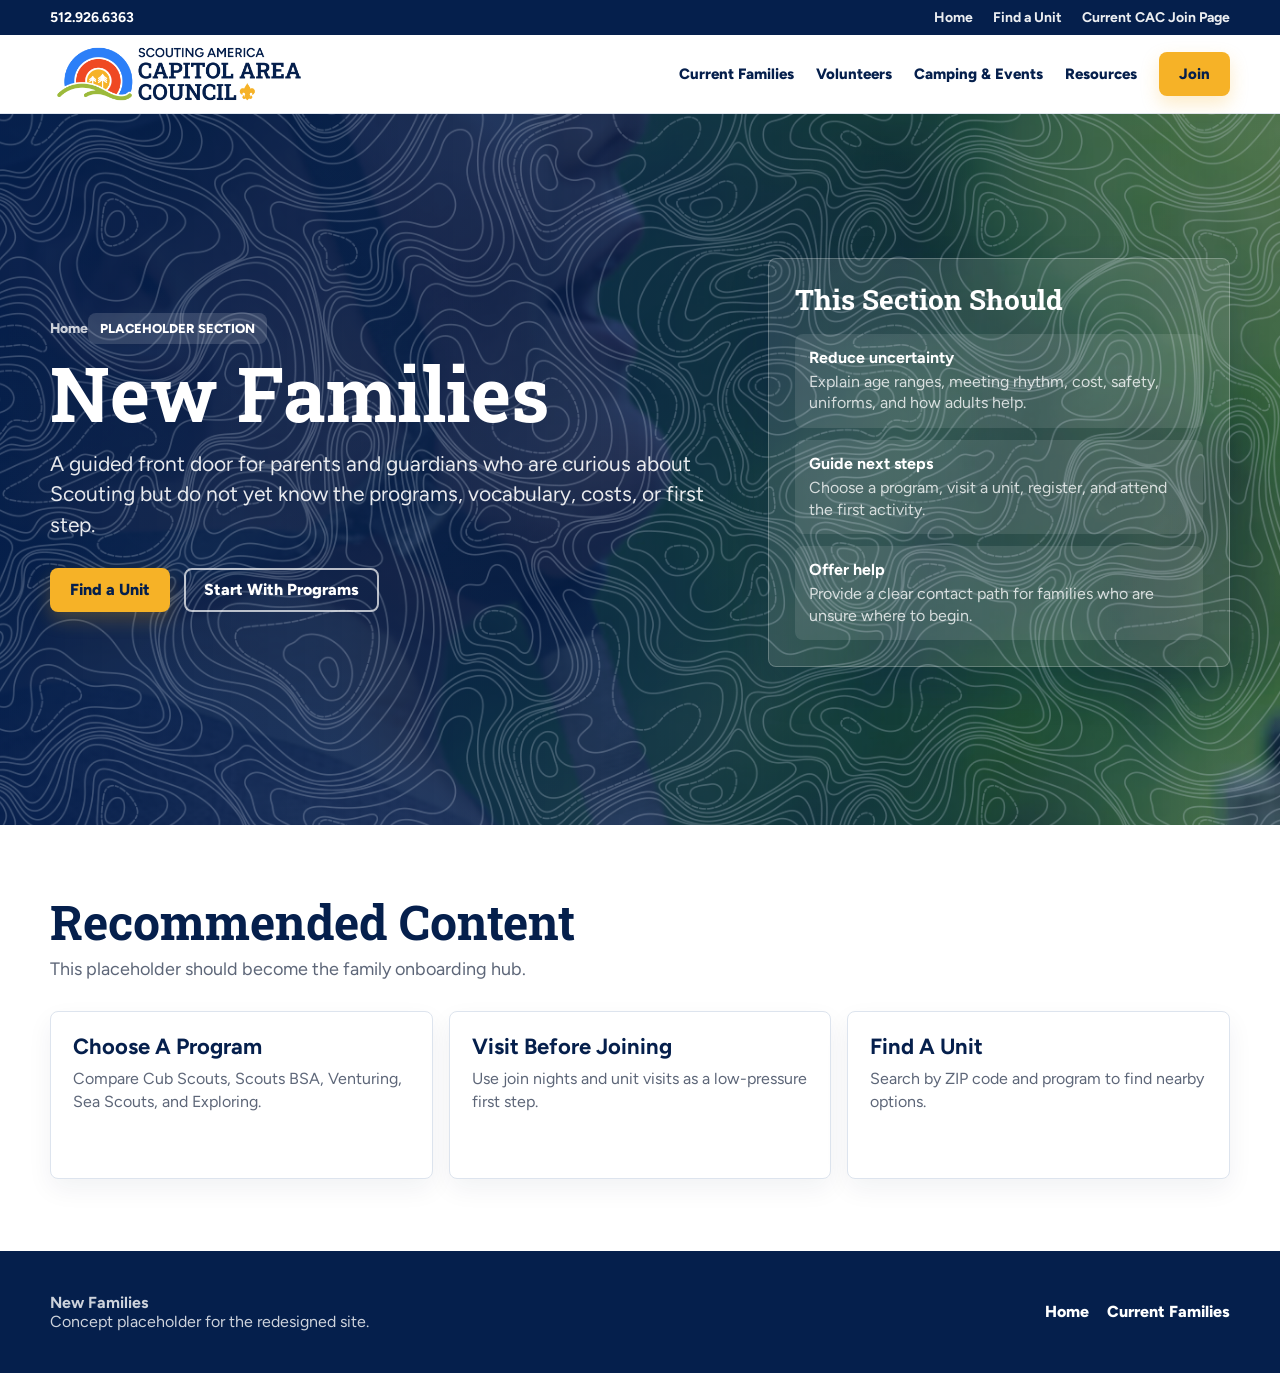
<file: new-families.html>
<!doctype html>
<html lang="en">
<head><meta charset="utf-8"><meta name="viewport" content="width=device-width, initial-scale=1"><title>New Families | Capitol Area Council Concept</title><link rel="stylesheet" href="assets/program-pages.css"><style>:root{--accent:#F6B227;}</style></head>
<body class="photo-outdoor">
  <div class="top-strip"><div class="top-strip-inner"><span>512.926.6363</span><div class="quick-links"><a href="index.html">Home</a><a href="https://beascout.scouting.org/">Find a Unit</a><a href="https://www.capitolareascouting.org/join/">Current CAC Join Page</a></div></div></div>
  <header><nav class="nav"><a href="index.html"><img class="logo" src="assets/cac-logo-color-horizontal.png" alt="Scouting America Capitol Area Council"></a><div class="nav-links"><a href="current-families.html">Current Families</a><a href="volunteers.html">Volunteers</a><a href="camping-events.html">Camping & Events</a><a href="resources.html">Resources</a><a class="button primary" href="https://beascout.scouting.org/">Join</a></div></nav></header>
  <main><section class="hero"><div class="hero-inner"><div><a class="breadcrumb" href="index.html">Home</a><span class="eyebrow">Placeholder Section</span><h1>New Families</h1><p class="hero-copy">A guided front door for parents and guardians who are curious about Scouting but do not yet know the programs, vocabulary, costs, or first step.</p><div class="hero-actions"><a class="button primary" href="https://beascout.scouting.org/">Find a Unit</a><a class="button secondary" href="cub-scouts.html">Start With Programs</a></div></div><aside class="fact-panel"><h2>This Section Should</h2><div class="facts"><div class="fact"><strong>Reduce uncertainty</strong><span>Explain age ranges, meeting rhythm, cost, safety, uniforms, and how adults help.</span></div><div class="fact"><strong>Guide next steps</strong><span>Choose a program, visit a unit, register, and attend the first activity.</span></div><div class="fact"><strong>Offer help</strong><span>Provide a clear contact path for families who are unsure where to begin.</span></div></div></aside></div></section>
  <section><div class="section-inner"><div class="section-heading"><h2>Recommended Content</h2><p>This placeholder should become the family onboarding hub.</p></div><div class="grid-3"><a class="card" href="cub-scouts.html"><h3>Choose A Program</h3><p>Compare Cub Scouts, Scouts BSA, Venturing, Sea Scouts, and Exploring.</p></a><a class="card" href="join-scouting-nights.html"><h3>Visit Before Joining</h3><p>Use join nights and unit visits as a low-pressure first step.</p></a><a class="card" href="https://beascout.scouting.org/"><h3>Find A Unit</h3><p>Search by ZIP code and program to find nearby options.</p></a></div></div></section></main>
  <footer><div class="footer-inner"><div><strong>New Families</strong><br>Concept placeholder for the redesigned site.</div><div class="footer-links"><a href="index.html">Home</a><a href="current-families.html">Current Families</a></div></div></footer>
</body>
</html>
</file>
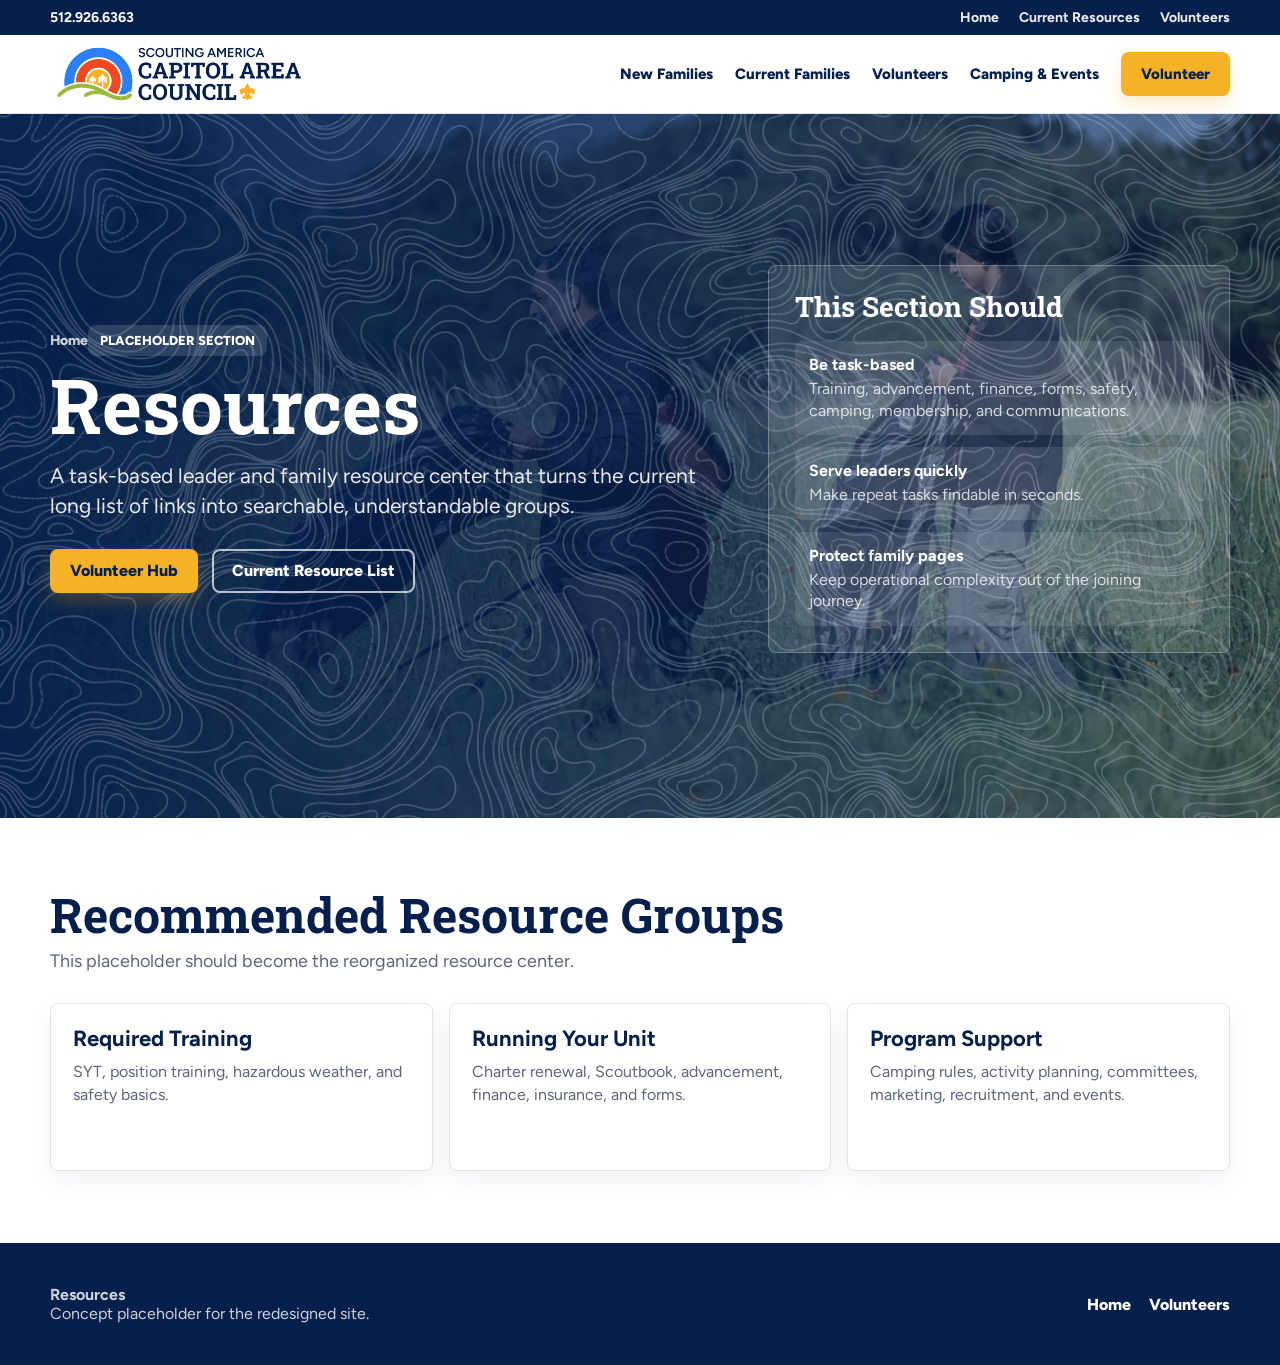
<file: resources.html>
<!doctype html>
<html lang="en">
<head><meta charset="utf-8"><meta name="viewport" content="width=device-width, initial-scale=1"><title>Resources | Capitol Area Council Concept</title><link rel="stylesheet" href="assets/program-pages.css"><style>:root{--accent:#051F4C;}</style></head>
<body class="photo-service">
  <div class="top-strip"><div class="top-strip-inner"><span>512.926.6363</span><div class="quick-links"><a href="index.html">Home</a><a href="https://www.capitolareascouting.org/resources/">Current Resources</a><a href="volunteers.html">Volunteers</a></div></div></div>
  <header><nav class="nav"><a href="index.html"><img class="logo" src="assets/cac-logo-color-horizontal.png" alt="Scouting America Capitol Area Council"></a><div class="nav-links"><a href="new-families.html">New Families</a><a href="current-families.html">Current Families</a><a href="volunteers.html">Volunteers</a><a href="camping-events.html">Camping & Events</a><a class="button primary" href="volunteers.html">Volunteer</a></div></nav></header>
  <main><section class="hero"><div class="hero-inner"><div><a class="breadcrumb" href="index.html">Home</a><span class="eyebrow">Placeholder Section</span><h1>Resources</h1><p class="hero-copy">A task-based leader and family resource center that turns the current long list of links into searchable, understandable groups.</p><div class="hero-actions"><a class="button primary" href="volunteers.html">Volunteer Hub</a><a class="button secondary" href="https://www.capitolareascouting.org/resources/">Current Resource List</a></div></div><aside class="fact-panel"><h2>This Section Should</h2><div class="facts"><div class="fact"><strong>Be task-based</strong><span>Training, advancement, finance, forms, safety, camping, membership, and communications.</span></div><div class="fact"><strong>Serve leaders quickly</strong><span>Make repeat tasks findable in seconds.</span></div><div class="fact"><strong>Protect family pages</strong><span>Keep operational complexity out of the joining journey.</span></div></div></aside></div></section>
  <section><div class="section-inner"><div class="section-heading"><h2>Recommended Resource Groups</h2><p>This placeholder should become the reorganized resource center.</p></div><div class="grid-3"><article class="card"><h3>Required Training</h3><p>SYT, position training, hazardous weather, and safety basics.</p></article><article class="card"><h3>Running Your Unit</h3><p>Charter renewal, Scoutbook, advancement, finance, insurance, and forms.</p></article><article class="card"><h3>Program Support</h3><p>Camping rules, activity planning, committees, marketing, recruitment, and events.</p></article></div></div></section></main>
  <footer><div class="footer-inner"><div><strong>Resources</strong><br>Concept placeholder for the redesigned site.</div><div class="footer-links"><a href="index.html">Home</a><a href="volunteers.html">Volunteers</a></div></div></footer>
</body>
</html>
</file>
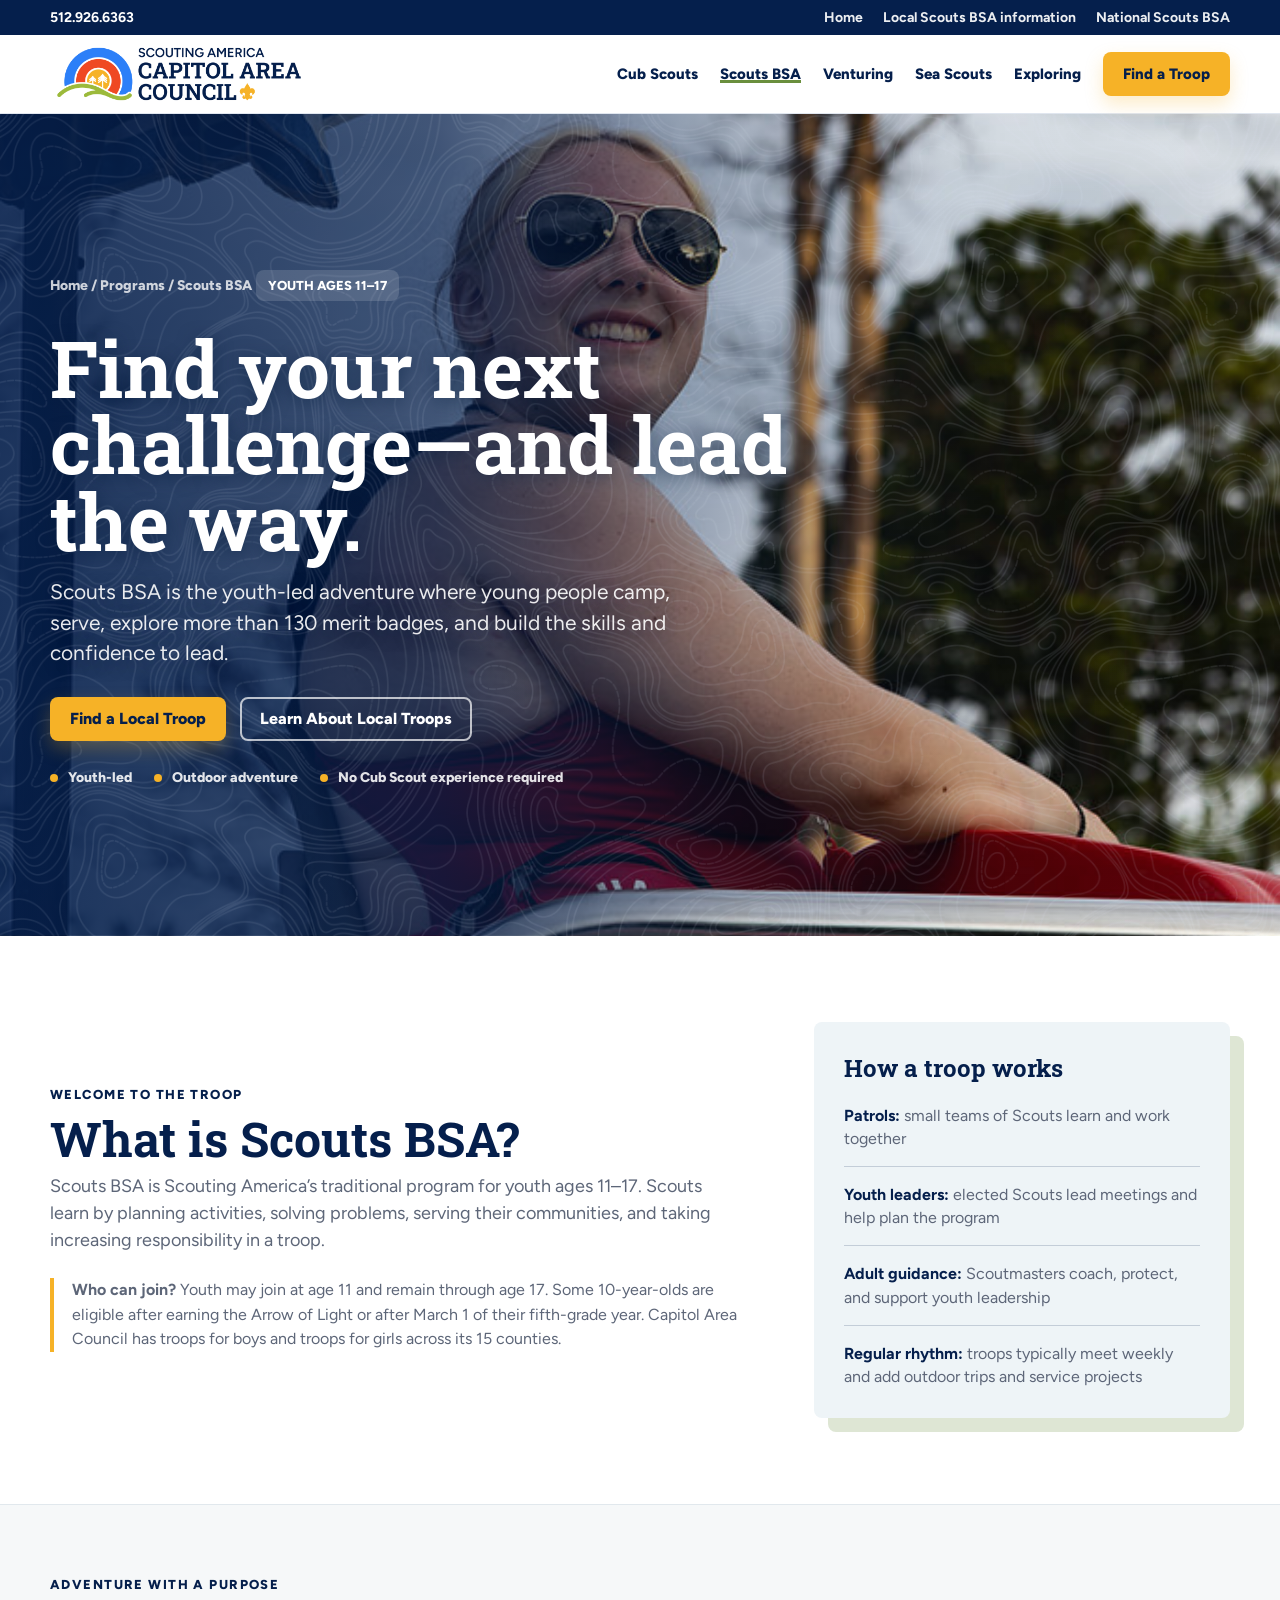
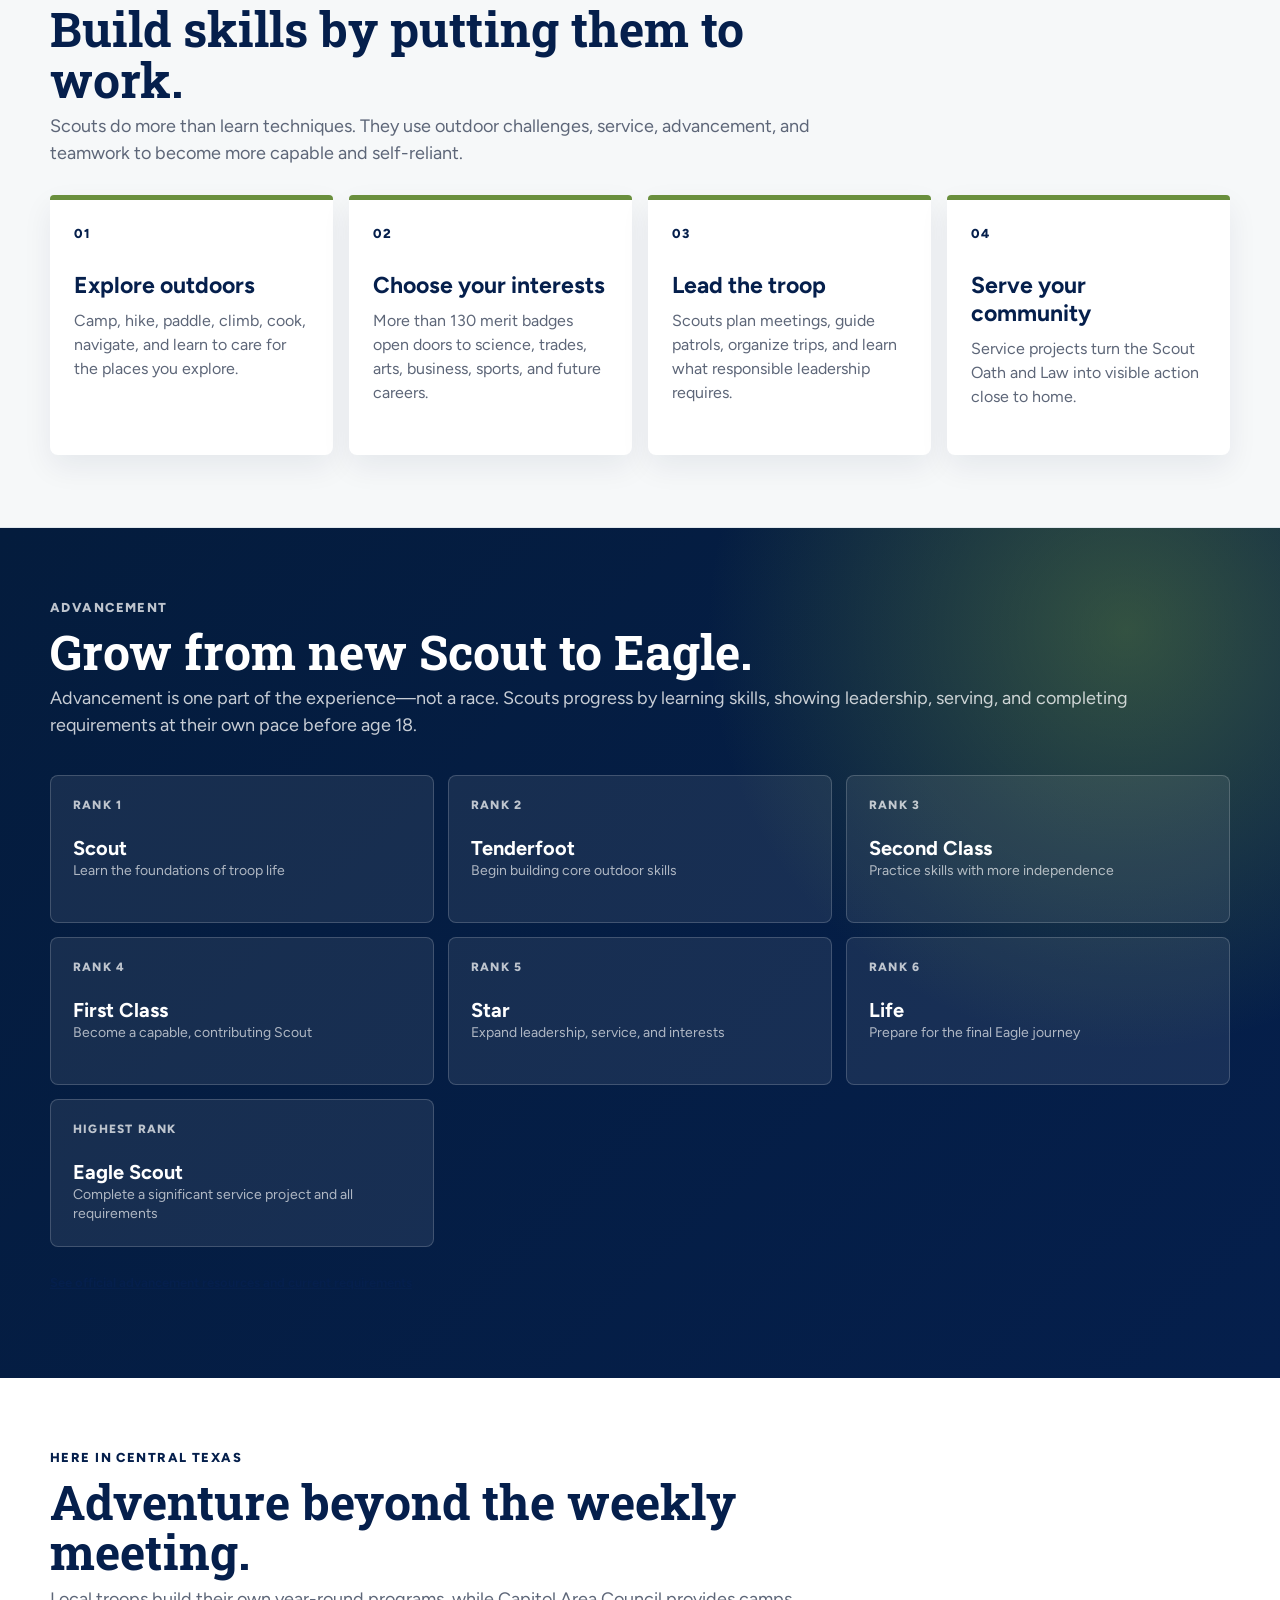
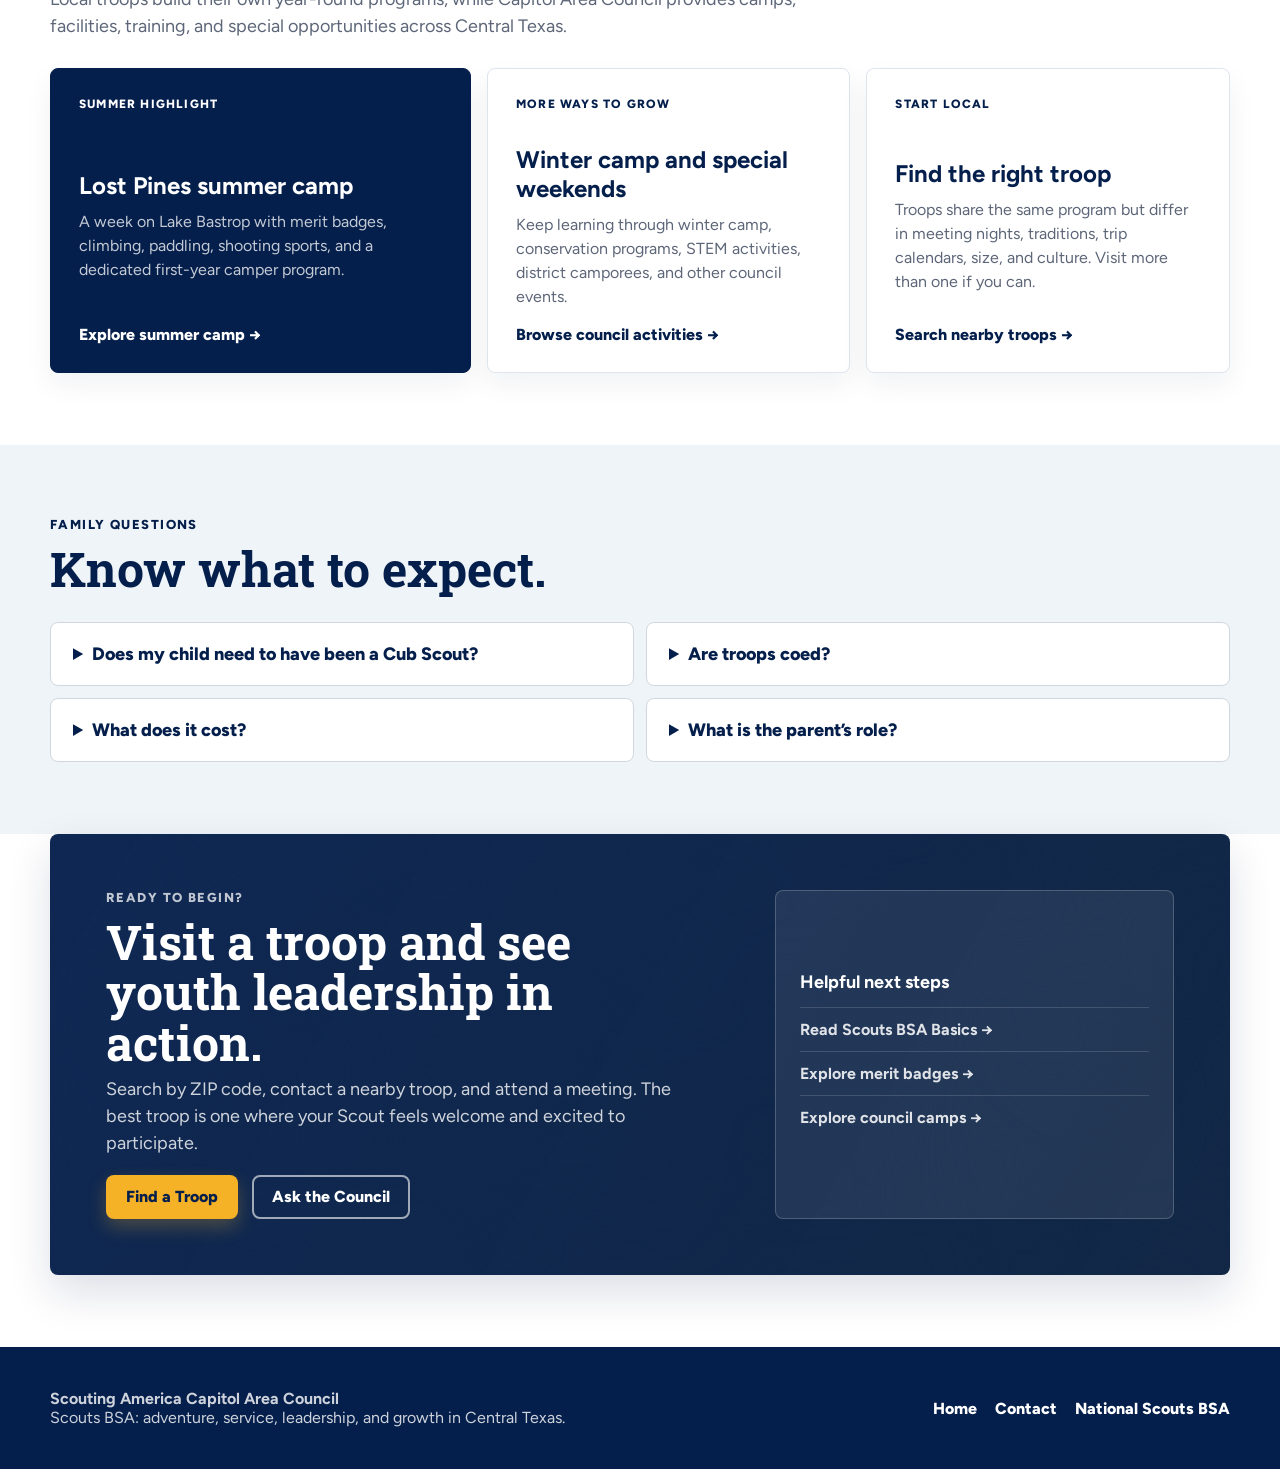
<file: scouts-bsa.html>
<!doctype html>
<html lang="en">
<head>
  <meta charset="utf-8">
  <meta name="viewport" content="width=device-width, initial-scale=1">
  <meta name="description" content="Join Scouts BSA in Central Texas. Find a local troop and discover camping, merit badges, service, youth leadership, and the path to Eagle Scout.">
  <title>Scouts BSA in Central Texas | Capitol Area Council</title>
  <link rel="stylesheet" href="assets/program-pages.css?v=20260808b">
  <style>:root{--accent:#6a8f3d;--program:#6a8f3d;--program-deep:#23452f;--program-soft:#eef4e9;}</style>
</head>
<body class="program-detail-page scouts-bsa-page photo-summer">
  <a class="skip-link" href="#main-content">Skip to main content</a>

  <div class="top-strip">
    <div class="top-strip-inner">
      <span>512.926.6363</span>
      <div class="quick-links">
        <a href="index.html">Home</a>
        <a href="https://www.capitolareascouting.org/join/joinscoutsbsa/">Local Scouts BSA information</a>
        <a href="https://www.scouting.org/programs/scouts-bsa/">National Scouts BSA</a>
      </div>
    </div>
  </div>

  <header>
    <nav class="nav" aria-label="Main navigation">
      <a href="index.html"><img class="logo" src="assets/cac-logo-color-horizontal.png" alt="Scouting America Capitol Area Council"></a>
      <div class="nav-links">
        <a href="cub-scouts.html">Cub Scouts</a>
        <a class="active" href="scouts-bsa.html" aria-current="page">Scouts BSA</a>
        <a href="venturing.html">Venturing</a>
        <a href="sea-scouts.html">Sea Scouts</a>
        <a href="exploring.html">Exploring</a>
        <a class="button primary" href="https://beascout.scouting.org/">Find a Troop</a>
      </div>
    </nav>
  </header>

  <main id="main-content">
    <section class="hero" aria-label="Scouts at summer camp in Central Texas">
      <div class="hero-inner">
        <div class="hero-content">
          <a class="breadcrumb" href="index.html">Home / Programs / Scouts BSA</a>
          <span class="eyebrow">Youth ages 11–17</span>
          <h1>Find your next challenge—and lead the way.</h1>
          <p class="hero-copy">Scouts BSA is the youth-led adventure where young people camp, serve, explore more than 130 merit badges, and build the skills and confidence to lead.</p>
          <div class="hero-actions">
            <a class="button primary" href="https://beascout.scouting.org/">Find a Local Troop</a>
            <a class="button secondary" href="https://www.capitolareascouting.org/join/joinscoutsbsa/">Learn About Local Troops</a>
          </div>
          <div class="hero-proof" aria-label="Program highlights">
            <span>Youth-led</span>
            <span>Outdoor adventure</span>
            <span>No Cub Scout experience required</span>
          </div>
        </div>
      </div>
    </section>

    <section class="program-intro">
      <div class="section-inner intro-grid">
        <div>
          <span class="section-kicker">Welcome to the troop</span>
          <h2>What is Scouts BSA?</h2>
          <p class="lead">Scouts BSA is Scouting America’s traditional program for youth ages 11–17. Scouts learn by planning activities, solving problems, serving their communities, and taking increasing responsibility in a troop.</p>
          <p class="eligibility-note"><strong>Who can join?</strong> Youth may join at age 11 and remain through age 17. Some 10-year-olds are eligible after earning the Arrow of Light or after March 1 of their fifth-grade year. Capitol Area Council has troops for boys and troops for girls across its 15 counties.</p>
        </div>
        <aside class="program-intro-card" aria-label="How a troop works">
          <h3>How a troop works</h3>
          <ul>
            <li><strong>Patrols:</strong> small teams of Scouts learn and work together</li>
            <li><strong>Youth leaders:</strong> elected Scouts lead meetings and help plan the program</li>
            <li><strong>Adult guidance:</strong> Scoutmasters coach, protect, and support youth leadership</li>
            <li><strong>Regular rhythm:</strong> troops typically meet weekly and add outdoor trips and service projects</li>
          </ul>
        </aside>
      </div>
    </section>

    <section class="program-benefits">
      <div class="section-inner">
        <div class="section-heading">
          <span class="section-kicker">Adventure with a purpose</span>
          <h2>Build skills by putting them to work.</h2>
          <p>Scouts do more than learn techniques. They use outdoor challenges, service, advancement, and teamwork to become more capable and self-reliant.</p>
        </div>
        <div class="program-benefit-grid">
          <article class="program-card">
            <span class="card-number">01</span>
            <h3>Explore outdoors</h3>
            <p>Camp, hike, paddle, climb, cook, navigate, and learn to care for the places you explore.</p>
          </article>
          <article class="program-card">
            <span class="card-number">02</span>
            <h3>Choose your interests</h3>
            <p>More than 130 merit badges open doors to science, trades, arts, business, sports, and future careers.</p>
          </article>
          <article class="program-card">
            <span class="card-number">03</span>
            <h3>Lead the troop</h3>
            <p>Scouts plan meetings, guide patrols, organize trips, and learn what responsible leadership requires.</p>
          </article>
          <article class="program-card">
            <span class="card-number">04</span>
            <h3>Serve your community</h3>
            <p>Service projects turn the Scout Oath and Law into visible action close to home.</p>
          </article>
        </div>
      </div>
    </section>

    <section class="pathway-section">
      <div class="section-inner">
        <span class="section-kicker light-kicker">Advancement</span>
        <h2>Grow from new Scout to Eagle.</h2>
        <p class="lead">Advancement is one part of the experience—not a race. Scouts progress by learning skills, showing leadership, serving, and completing requirements at their own pace before age 18.</p>
        <div class="pathway-grid" aria-label="Scouts BSA ranks">
          <div class="pathway-card"><span>Rank 1</span><strong>Scout</strong><small>Learn the foundations of troop life</small></div>
          <div class="pathway-card"><span>Rank 2</span><strong>Tenderfoot</strong><small>Begin building core outdoor skills</small></div>
          <div class="pathway-card"><span>Rank 3</span><strong>Second Class</strong><small>Practice skills with more independence</small></div>
          <div class="pathway-card"><span>Rank 4</span><strong>First Class</strong><small>Become a capable, contributing Scout</small></div>
          <div class="pathway-card"><span>Rank 5</span><strong>Star</strong><small>Expand leadership, service, and interests</small></div>
          <div class="pathway-card"><span>Rank 6</span><strong>Life</strong><small>Prepare for the final Eagle journey</small></div>
          <div class="pathway-card"><span>Highest rank</span><strong>Eagle Scout</strong><small>Complete a significant service project and all requirements</small></div>
        </div>
        <p class="source-note"><a href="https://www.scouting.org/programs/scouts-bsa/advancement-and-awards/">See official advancement resources and current requirements</a></p>
      </div>
    </section>

    <section class="local-section">
      <div class="section-inner">
        <div class="section-heading">
          <span class="section-kicker">Here in Central Texas</span>
          <h2>Adventure beyond the weekly meeting.</h2>
          <p>Local troops build their own year-round programs, while Capitol Area Council provides camps, facilities, training, and special opportunities across Central Texas.</p>
        </div>
        <div class="local-grid">
          <article class="local-card featured-event">
            <span class="event-type">Summer highlight</span>
            <h3>Lost Pines summer camp</h3>
            <p>A week on Lake Bastrop with merit badges, climbing, paddling, shooting sports, and a dedicated first-year camper program.</p>
            <a href="https://www.capitolareascouting.org/activities/summer-camp/">Explore summer camp <span aria-hidden="true">→</span></a>
          </article>
          <article class="local-card">
            <span class="event-type">More ways to grow</span>
            <h3>Winter camp and special weekends</h3>
            <p>Keep learning through winter camp, conservation programs, STEM activities, district camporees, and other council events.</p>
            <a href="https://www.capitolareascouting.org/activities/">Browse council activities <span aria-hidden="true">→</span></a>
          </article>
          <article class="local-card">
            <span class="event-type">Start local</span>
            <h3>Find the right troop</h3>
            <p>Troops share the same program but differ in meeting nights, traditions, trip calendars, size, and culture. Visit more than one if you can.</p>
            <a href="https://beascout.scouting.org/">Search nearby troops <span aria-hidden="true">→</span></a>
          </article>
        </div>
      </div>
    </section>

    <section class="program-faq">
      <div class="section-inner">
        <div class="section-heading">
          <span class="section-kicker">Family questions</span>
          <h2>Know what to expect.</h2>
        </div>
        <div class="faq-grid">
          <details>
            <summary>Does my child need to have been a Cub Scout?</summary>
            <p>No. Youth can join Scouts BSA without previous Scouting experience as long as they meet the program’s age requirements.</p>
          </details>
          <details>
            <summary>Are troops coed?</summary>
            <p>Scouts BSA serves both boys and girls. Local troops are organized as troops for boys or troops for girls. The BeAScout listing shows which youth a troop serves.</p>
          </details>
          <details>
            <summary>What does it cost?</summary>
            <p>Costs can include national membership, troop dues, uniforms, activities, and camp. Ask each troop for its current annual estimate. Fundraising and assistance may help with membership, uniform, and camp expenses; <a href="https://www.capitolareascouting.org/join/joinscoutsbsa/scouts-bsa-basics/">the council’s Scouts BSA Basics page</a> has more detail.</p>
          </details>
          <details>
            <summary>What is the parent’s role?</summary>
            <p>Adults provide transportation, logistics, mentoring, and safety support, but the program is planned and led mainly by Scouts. Ask the Scoutmaster how families can observe, volunteer, or support the troop.</p>
          </details>
        </div>
      </div>
    </section>

    <section class="join-section">
      <div class="section-inner join-panel">
        <div>
          <span class="section-kicker light-kicker">Ready to begin?</span>
          <h2>Visit a troop and see youth leadership in action.</h2>
          <p>Search by ZIP code, contact a nearby troop, and attend a meeting. The best troop is one where your Scout feels welcome and excited to participate.</p>
          <div class="hero-actions">
            <a class="button primary" href="https://beascout.scouting.org/">Find a Troop</a>
            <a class="button outline-light" href="https://www.capitolareascouting.org/about/contact/">Ask the Council</a>
          </div>
        </div>
        <aside class="join-aside">
          <strong>Helpful next steps</strong>
          <a href="https://www.capitolareascouting.org/join/joinscoutsbsa/scouts-bsa-basics/">Read Scouts BSA Basics <span aria-hidden="true">→</span></a>
          <a href="https://www.scouting.org/skills/merit-badges/">Explore merit badges <span aria-hidden="true">→</span></a>
          <a href="https://www.capitolareascouting.org/activities/camping/">Explore council camps <span aria-hidden="true">→</span></a>
        </aside>
      </div>
    </section>
  </main>

  <footer>
    <div class="footer-inner">
      <div><strong>Scouting America Capitol Area Council</strong><br>Scouts BSA: adventure, service, leadership, and growth in Central Texas.</div>
      <div class="footer-links">
        <a href="index.html">Home</a>
        <a href="https://www.capitolareascouting.org/about/contact/">Contact</a>
        <a href="https://www.scouting.org/programs/scouts-bsa/">National Scouts BSA</a>
      </div>
    </div>
  </footer>
</body>
</html>
</file>
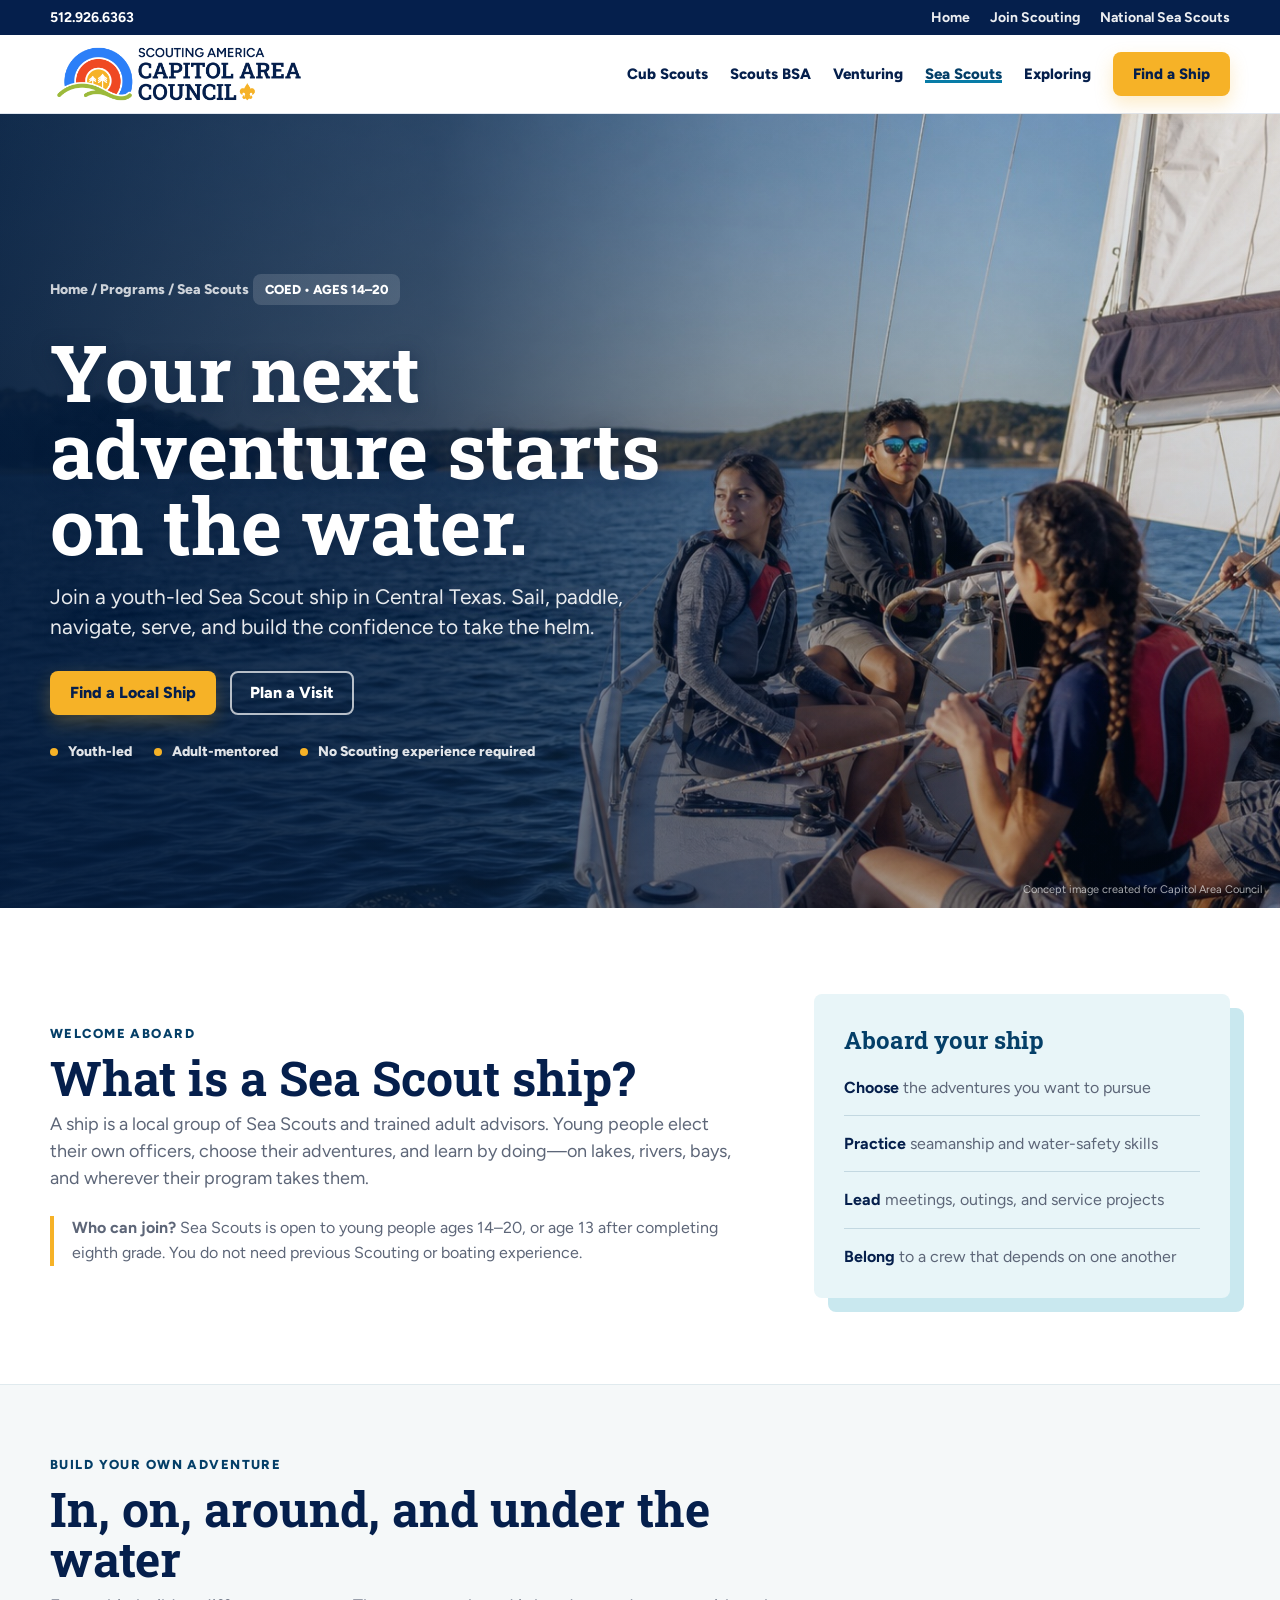
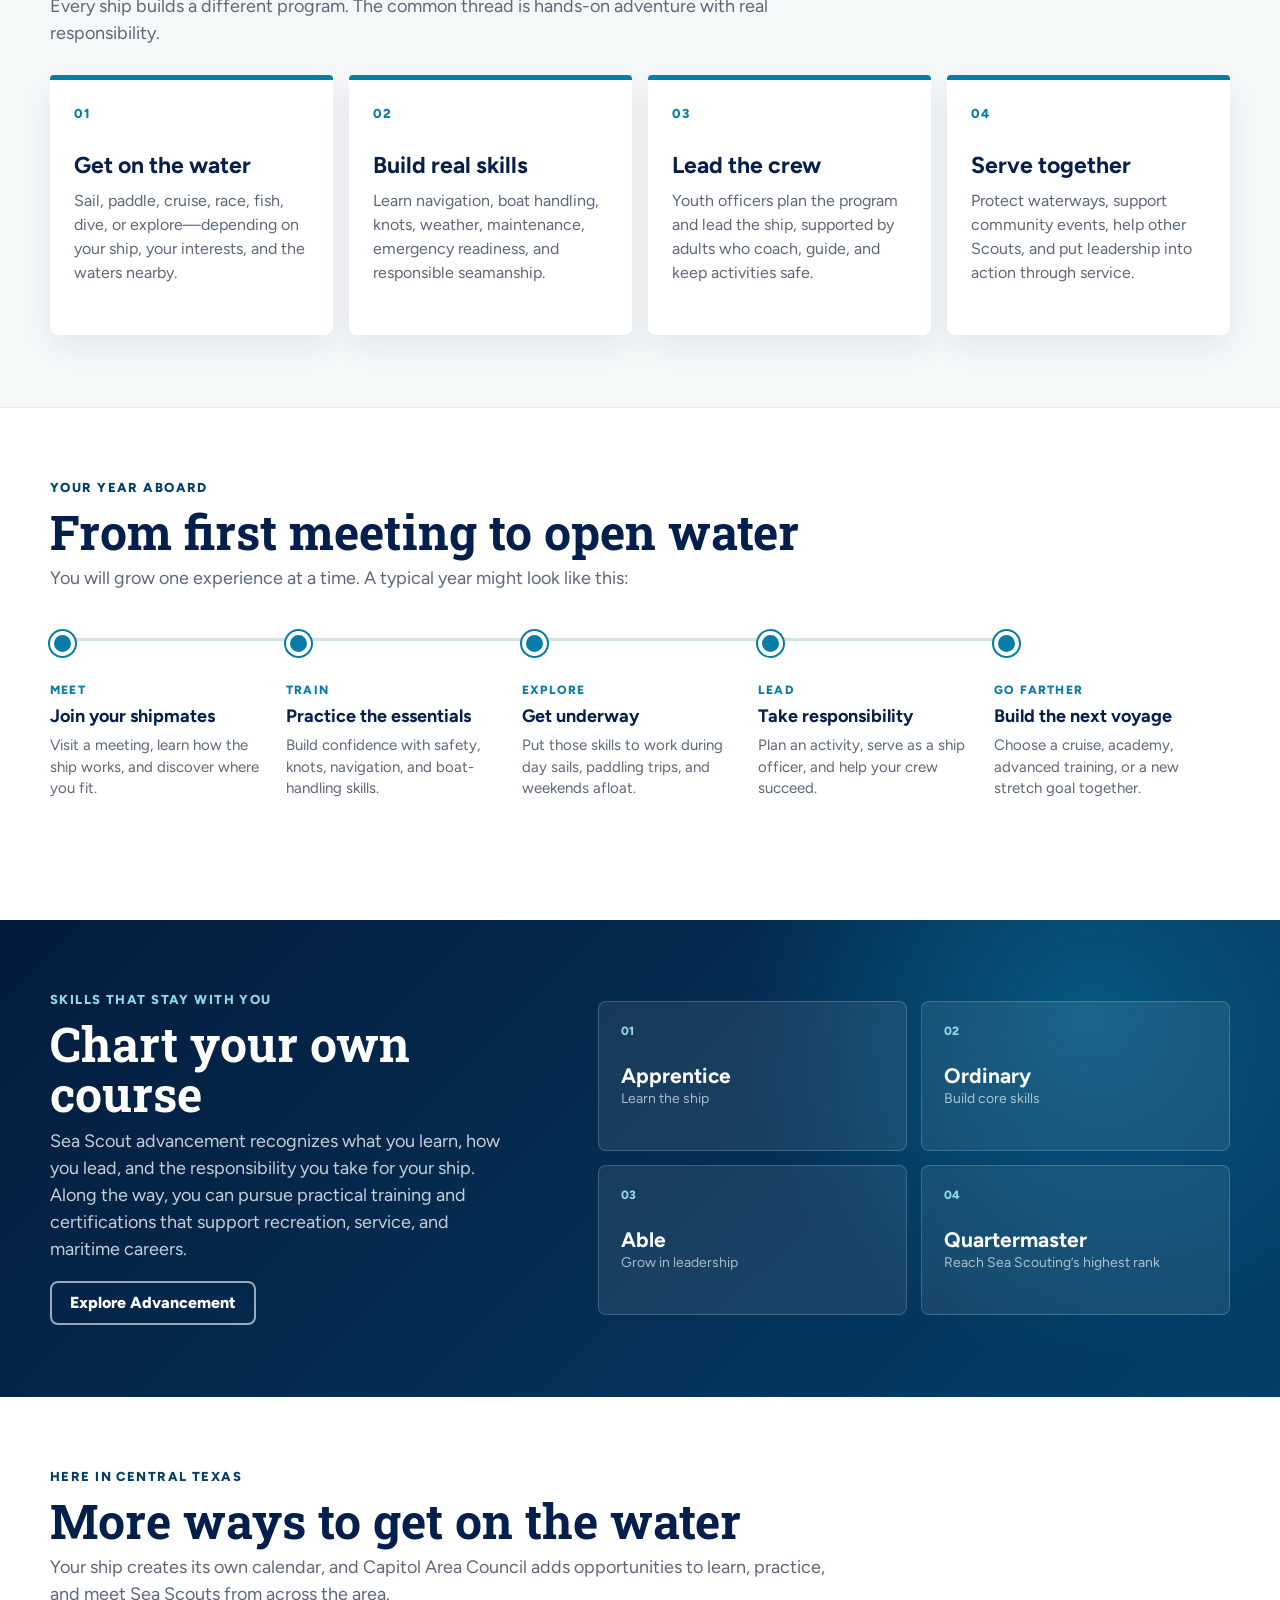
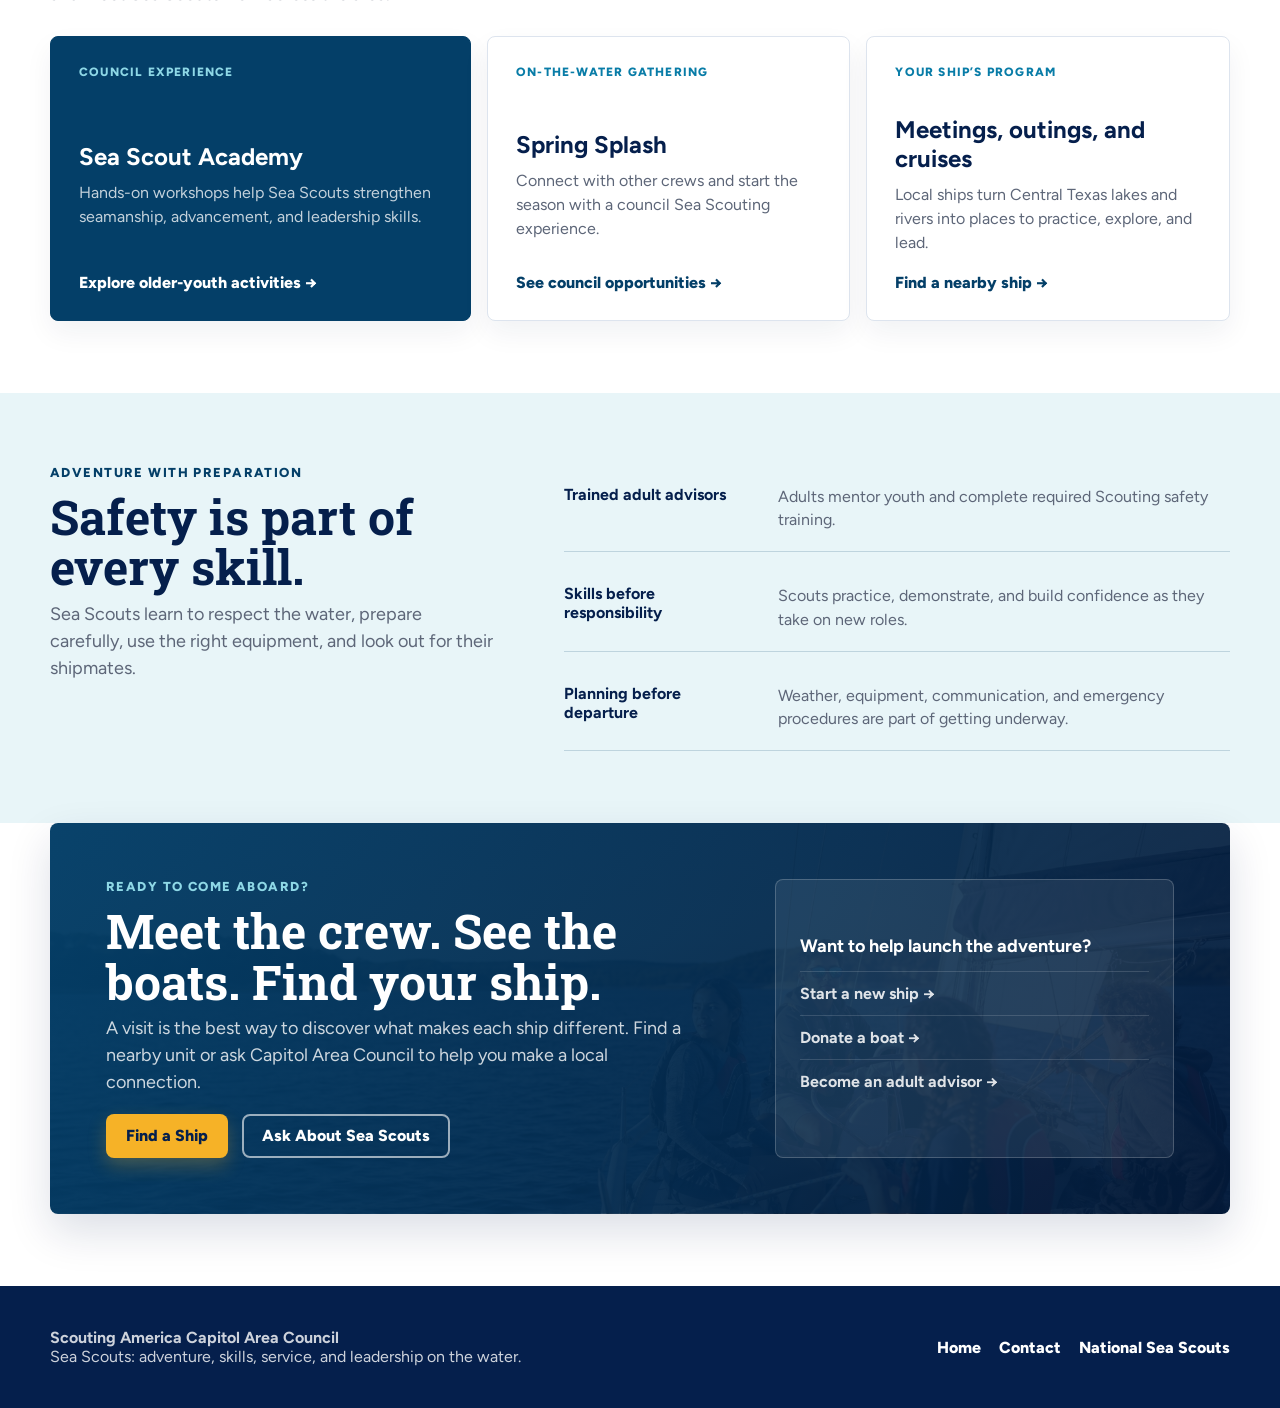
<file: sea-scouts.html>
<!doctype html>
<html lang="en">
<head>
  <meta charset="utf-8">
  <meta name="viewport" content="width=device-width, initial-scale=1">
  <meta name="description" content="Join Sea Scouts in Central Texas. Sail, paddle, build maritime skills, serve your community, and lead your own adventure with Capitol Area Council.">
  <title>Sea Scouts in Central Texas | Capitol Area Council</title>
  <link rel="stylesheet" href="assets/program-pages.css?v=20260808b">
  <style>:root{--accent:#087ca7;--sea:#087ca7;--sea-deep:#043f68;--sea-mist:#e8f5f8;}</style>
</head>
<body class="sea-scouts-page">
  <a class="skip-link" href="#main-content">Skip to main content</a>

  <div class="top-strip">
    <div class="top-strip-inner">
      <span>512.926.6363</span>
      <div class="quick-links">
        <a href="index.html">Home</a>
        <a href="https://www.capitolareascouting.org/join/">Join Scouting</a>
        <a href="https://seascout.org/">National Sea Scouts</a>
      </div>
    </div>
  </div>

  <header>
    <nav class="nav" aria-label="Main navigation">
      <a href="index.html"><img class="logo" src="assets/cac-logo-color-horizontal.png" alt="Scouting America Capitol Area Council"></a>
      <div class="nav-links">
        <a href="cub-scouts.html">Cub Scouts</a>
        <a href="scouts-bsa.html">Scouts BSA</a>
        <a href="venturing.html">Venturing</a>
        <a class="active" href="sea-scouts.html" aria-current="page">Sea Scouts</a>
        <a href="exploring.html">Exploring</a>
        <a class="button primary" href="https://seascout.org/join/">Find a Ship</a>
      </div>
    </nav>
  </header>

  <main id="main-content">
    <section class="hero sea-hero" aria-label="Sea Scouts sailing on a Central Texas lake">
      <div class="hero-inner">
        <div class="hero-content">
          <a class="breadcrumb" href="index.html">Home / Programs / Sea Scouts</a>
          <span class="eyebrow">Coed • Ages 14–20</span>
          <h1>Your next adventure starts on the water.</h1>
          <p class="hero-copy">Join a youth-led Sea Scout ship in Central Texas. Sail, paddle, navigate, serve, and build the confidence to take the helm.</p>
          <div class="hero-actions">
            <a class="button primary" href="https://seascout.org/join/">Find a Local Ship</a>
            <a class="button secondary" href="https://www.capitolareascouting.org/join/sea-scouts/">Plan a Visit</a>
          </div>
          <div class="hero-proof" aria-label="Program highlights">
            <span>Youth-led</span>
            <span>Adult-mentored</span>
            <span>No Scouting experience required</span>
          </div>
        </div>
      </div>
      <p class="photo-credit">Concept image created for Capitol Area Council</p>
    </section>

    <section class="ship-intro">
      <div class="section-inner intro-grid">
        <div>
          <span class="section-kicker">Welcome aboard</span>
          <h2>What is a Sea Scout ship?</h2>
          <p class="lead">A ship is a local group of Sea Scouts and trained adult advisors. Young people elect their own officers, choose their adventures, and learn by doing—on lakes, rivers, bays, and wherever their program takes them.</p>
          <p class="eligibility-note"><strong>Who can join?</strong> Sea Scouts is open to young people ages 14–20, or age 13 after completing eighth grade. You do not need previous Scouting or boating experience.</p>
        </div>
        <aside class="aboard-card" aria-label="Life aboard a Sea Scout ship">
          <span class="aboard-label">Aboard your ship</span>
          <ul>
            <li><strong>Choose</strong> the adventures you want to pursue</li>
            <li><strong>Practice</strong> seamanship and water-safety skills</li>
            <li><strong>Lead</strong> meetings, outings, and service projects</li>
            <li><strong>Belong</strong> to a crew that depends on one another</li>
          </ul>
        </aside>
      </div>
    </section>

    <section class="sea-benefits">
      <div class="section-inner">
        <div class="section-heading">
          <span class="section-kicker">Build your own adventure</span>
          <h2>In, on, around, and under the water</h2>
          <p>Every ship builds a different program. The common thread is hands-on adventure with real responsibility.</p>
        </div>
        <div class="benefit-grid">
          <article class="sea-card">
            <span class="card-number">01</span>
            <h3>Get on the water</h3>
            <p>Sail, paddle, cruise, race, fish, dive, or explore—depending on your ship, your interests, and the waters nearby.</p>
          </article>
          <article class="sea-card">
            <span class="card-number">02</span>
            <h3>Build real skills</h3>
            <p>Learn navigation, boat handling, knots, weather, maintenance, emergency readiness, and responsible seamanship.</p>
          </article>
          <article class="sea-card">
            <span class="card-number">03</span>
            <h3>Lead the crew</h3>
            <p>Youth officers plan the program and lead the ship, supported by adults who coach, guide, and keep activities safe.</p>
          </article>
          <article class="sea-card">
            <span class="card-number">04</span>
            <h3>Serve together</h3>
            <p>Protect waterways, support community events, help other Scouts, and put leadership into action through service.</p>
          </article>
        </div>
      </div>
    </section>

    <section class="voyage-section">
      <div class="section-inner">
        <div class="section-heading">
          <span class="section-kicker">Your year aboard</span>
          <h2>From first meeting to open water</h2>
          <p>You will grow one experience at a time. A typical year might look like this:</p>
        </div>
        <ol class="voyage" aria-label="A sample Sea Scout year">
          <li><span>Meet</span><strong>Join your shipmates</strong><p>Visit a meeting, learn how the ship works, and discover where you fit.</p></li>
          <li><span>Train</span><strong>Practice the essentials</strong><p>Build confidence with safety, knots, navigation, and boat-handling skills.</p></li>
          <li><span>Explore</span><strong>Get underway</strong><p>Put those skills to work during day sails, paddling trips, and weekends afloat.</p></li>
          <li><span>Lead</span><strong>Take responsibility</strong><p>Plan an activity, serve as a ship officer, and help your crew succeed.</p></li>
          <li><span>Go farther</span><strong>Build the next voyage</strong><p>Choose a cruise, academy, advanced training, or a new stretch goal together.</p></li>
        </ol>
      </div>
    </section>

    <section class="advancement-section">
      <div class="section-inner advancement-grid">
        <div>
          <span class="section-kicker light-kicker">Skills that stay with you</span>
          <h2>Chart your own course</h2>
          <p class="lead">Sea Scout advancement recognizes what you learn, how you lead, and the responsibility you take for your ship. Along the way, you can pursue practical training and certifications that support recreation, service, and maritime careers.</p>
          <a class="button outline-light" href="https://seascout.org/advancement-central/">Explore Advancement</a>
        </div>
        <div class="rank-route" aria-label="Sea Scout ranks">
          <div><span>01</span><strong>Apprentice</strong><small>Learn the ship</small></div>
          <div><span>02</span><strong>Ordinary</strong><small>Build core skills</small></div>
          <div><span>03</span><strong>Able</strong><small>Grow in leadership</small></div>
          <div><span>04</span><strong>Quartermaster</strong><small>Reach Sea Scouting’s highest rank</small></div>
        </div>
      </div>
    </section>

    <section class="local-section">
      <div class="section-inner">
        <div class="section-heading">
          <span class="section-kicker">Here in Central Texas</span>
          <h2>More ways to get on the water</h2>
          <p>Your ship creates its own calendar, and Capitol Area Council adds opportunities to learn, practice, and meet Sea Scouts from across the area.</p>
        </div>
        <div class="local-grid">
          <article class="local-card featured-event">
            <span class="event-type">Council experience</span>
            <h3>Sea Scout Academy</h3>
            <p>Hands-on workshops help Sea Scouts strengthen seamanship, advancement, and leadership skills.</p>
            <a href="https://www.capitolareascouting.org/activities/older-activities/">Explore older-youth activities <span aria-hidden="true">→</span></a>
          </article>
          <article class="local-card">
            <span class="event-type">On-the-water gathering</span>
            <h3>Spring Splash</h3>
            <p>Connect with other crews and start the season with a council Sea Scouting experience.</p>
            <a href="https://www.capitolareascouting.org/activities/older-activities/">See council opportunities <span aria-hidden="true">→</span></a>
          </article>
          <article class="local-card">
            <span class="event-type">Your ship’s program</span>
            <h3>Meetings, outings, and cruises</h3>
            <p>Local ships turn Central Texas lakes and rivers into places to practice, explore, and lead.</p>
            <a href="https://seascout.org/join/">Find a nearby ship <span aria-hidden="true">→</span></a>
          </article>
        </div>
      </div>
    </section>

    <section class="safety-section">
      <div class="section-inner safety-grid">
        <div>
          <span class="section-kicker">Adventure with preparation</span>
          <h2>Safety is part of every skill.</h2>
          <p class="lead">Sea Scouts learn to respect the water, prepare carefully, use the right equipment, and look out for their shipmates.</p>
        </div>
        <div class="safety-points">
          <div><strong>Trained adult advisors</strong><span>Adults mentor youth and complete required Scouting safety training.</span></div>
          <div><strong>Skills before responsibility</strong><span>Scouts practice, demonstrate, and build confidence as they take on new roles.</span></div>
          <div><strong>Planning before departure</strong><span>Weather, equipment, communication, and emergency procedures are part of getting underway.</span></div>
        </div>
      </div>
    </section>

    <section class="join-section">
      <div class="section-inner join-panel">
        <div>
          <span class="section-kicker light-kicker">Ready to come aboard?</span>
          <h2>Meet the crew. See the boats. Find your ship.</h2>
          <p>A visit is the best way to discover what makes each ship different. Find a nearby unit or ask Capitol Area Council to help you make a local connection.</p>
          <div class="hero-actions">
            <a class="button primary" href="https://seascout.org/join/">Find a Ship</a>
            <a class="button outline-light" href="https://www.capitolareascouting.org/about/contact/">Ask About Sea Scouts</a>
          </div>
        </div>
        <aside class="join-aside">
          <strong>Want to help launch the adventure?</strong>
          <a href="https://seascout.org/new-ship-organization-kit/">Start a new ship <span aria-hidden="true">→</span></a>
          <a href="https://www.capitolareascouting.org/about/ways-to-give/donate-your-boat/">Donate a boat <span aria-hidden="true">→</span></a>
          <a href="https://www.capitolareascouting.org/training/adult-required/sea-scouts-training/">Become an adult advisor <span aria-hidden="true">→</span></a>
        </aside>
      </div>
    </section>
  </main>

  <footer>
    <div class="footer-inner">
      <div><strong>Scouting America Capitol Area Council</strong><br>Sea Scouts: adventure, skills, service, and leadership on the water.</div>
      <div class="footer-links">
        <a href="index.html">Home</a>
        <a href="https://www.capitolareascouting.org/about/contact/">Contact</a>
        <a href="https://seascout.org/">National Sea Scouts</a>
      </div>
    </div>
  </footer>
</body>
</html>
</file>
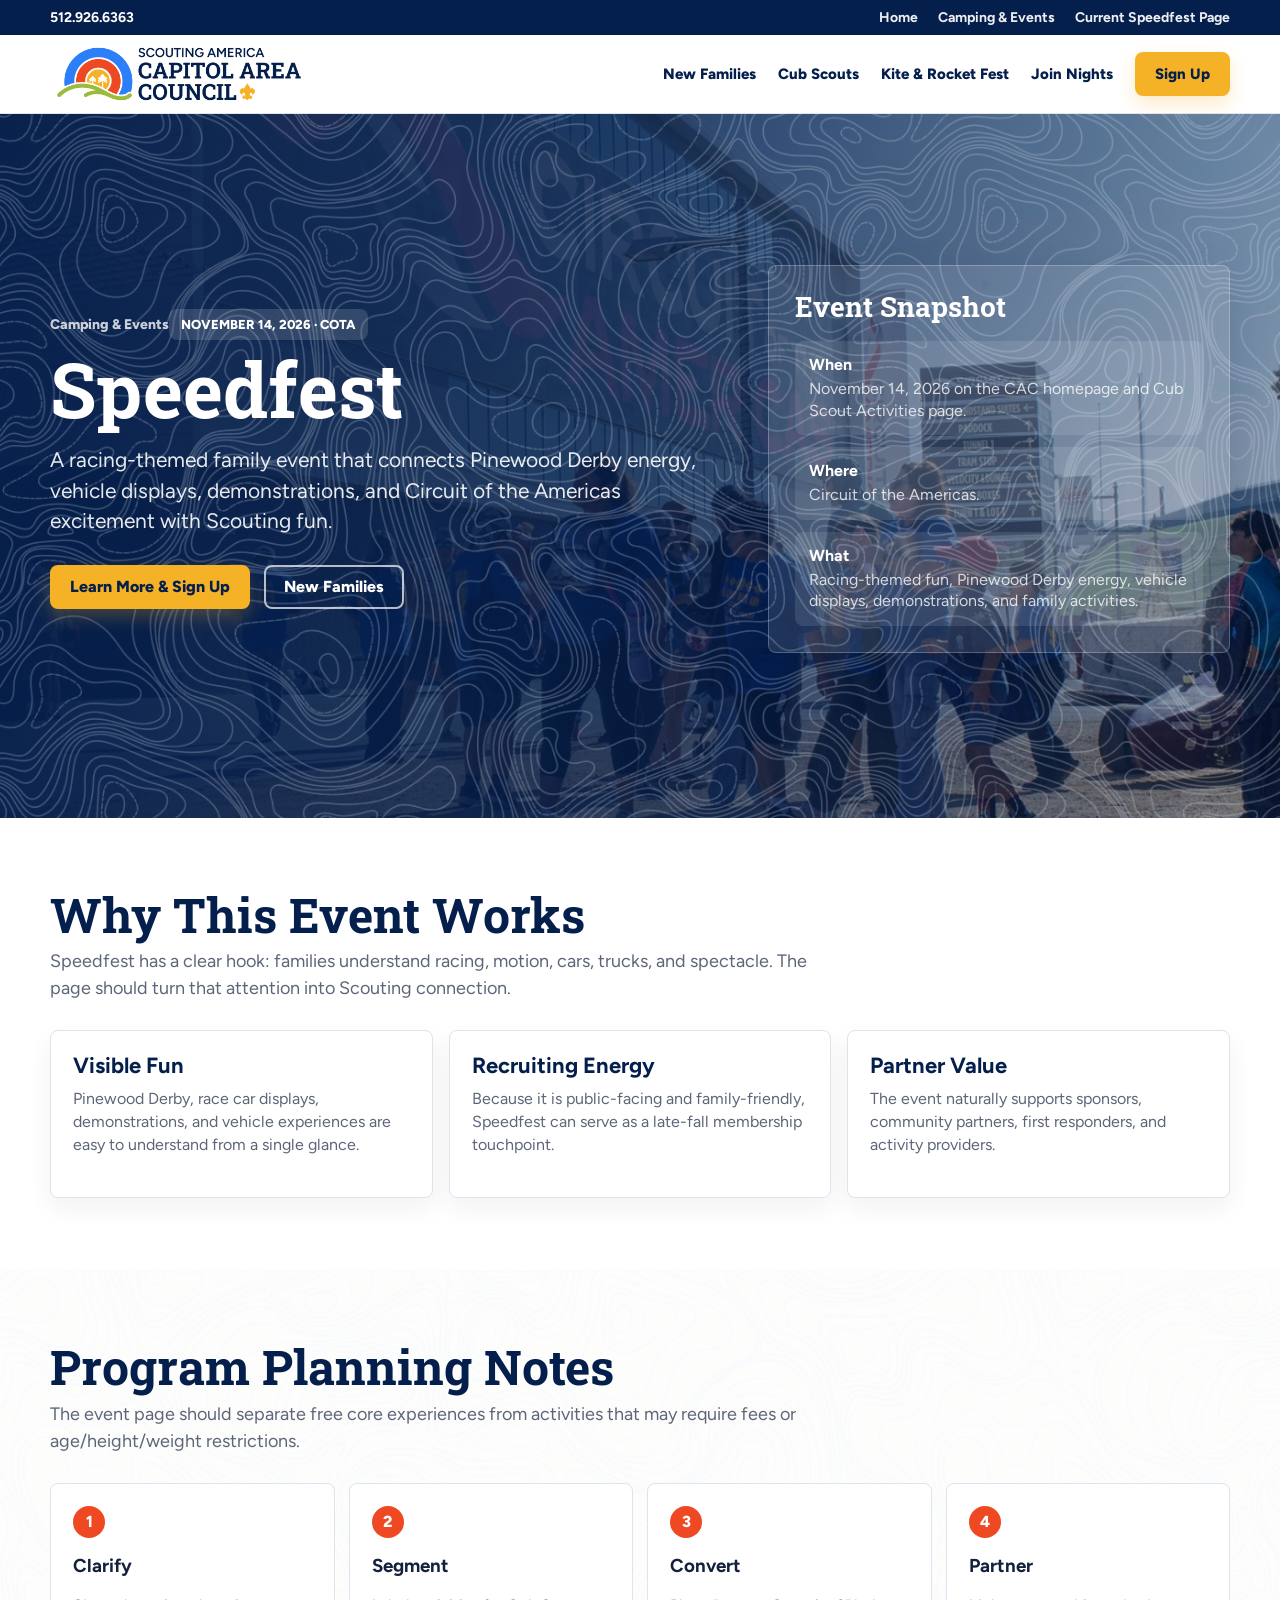
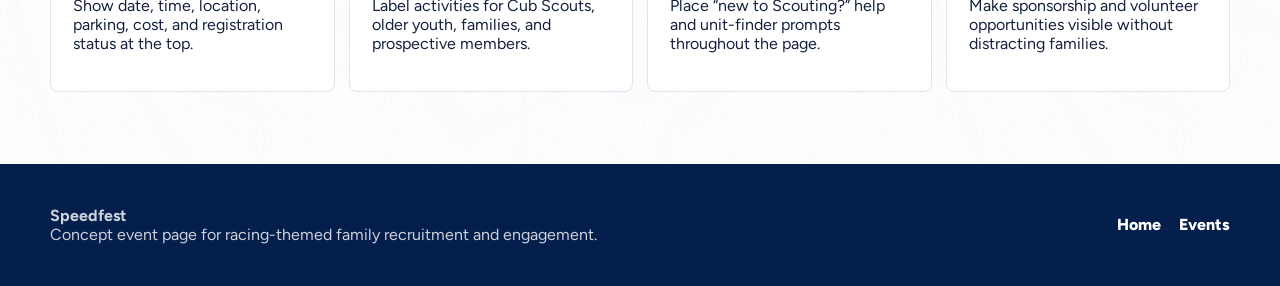
<file: speedfest.html>
<!doctype html>
<html lang="en">
<head><meta charset="utf-8"><meta name="viewport" content="width=device-width, initial-scale=1"><title>Speedfest | Capitol Area Council Concept</title><link rel="stylesheet" href="assets/program-pages.css"><style>:root{--accent:#EF4923;}</style></head>
<body class="photo-speedfest">
  <div class="top-strip"><div class="top-strip-inner"><span>512.926.6363</span><div class="quick-links"><a href="index.html">Home</a><a href="camping-events.html">Camping & Events</a><a href="https://www.capitolareascouting.org/activities/speedfest/">Current Speedfest Page</a></div></div></div>
  <header><nav class="nav"><a href="index.html"><img class="logo" src="assets/cac-logo-color-horizontal.png" alt="Scouting America Capitol Area Council"></a><div class="nav-links"><a href="new-families.html">New Families</a><a href="cub-scouts.html">Cub Scouts</a><a href="kite-and-rocket-fest.html">Kite & Rocket Fest</a><a href="join-scouting-nights.html">Join Nights</a><a class="button primary" href="https://www.capitolareascouting.org/activities/speedfest/">Sign Up</a></div></nav></header>
  <main><section class="hero"><div class="hero-inner"><div><a class="breadcrumb" href="camping-events.html">Camping & Events</a><span class="eyebrow">November 14, 2026 · COTA</span><h1>Speedfest</h1><p class="hero-copy">A racing-themed family event that connects Pinewood Derby energy, vehicle displays, demonstrations, and Circuit of the Americas excitement with Scouting fun.</p><div class="hero-actions"><a class="button primary" href="https://www.capitolareascouting.org/activities/speedfest/">Learn More & Sign Up</a><a class="button secondary" href="new-families.html">New Families</a></div></div><aside class="fact-panel"><h2>Event Snapshot</h2><div class="facts"><div class="fact"><strong>When</strong><span>November 14, 2026 on the CAC homepage and Cub Scout Activities page.</span></div><div class="fact"><strong>Where</strong><span>Circuit of the Americas.</span></div><div class="fact"><strong>What</strong><span>Racing-themed fun, Pinewood Derby energy, vehicle displays, demonstrations, and family activities.</span></div></div></aside></div></section>
  <section><div class="section-inner"><div class="section-heading"><h2>Why This Event Works</h2><p>Speedfest has a clear hook: families understand racing, motion, cars, trucks, and spectacle. The page should turn that attention into Scouting connection.</p></div><div class="grid-3"><article class="card"><h3>Visible Fun</h3><p>Pinewood Derby, race car displays, demonstrations, and vehicle experiences are easy to understand from a single glance.</p></article><article class="card"><h3>Recruiting Energy</h3><p>Because it is public-facing and family-friendly, Speedfest can serve as a late-fall membership touchpoint.</p></article><article class="card"><h3>Partner Value</h3><p>The event naturally supports sponsors, community partners, first responders, and activity providers.</p></article></div></div></section>
  <section class="highlight"><div class="section-inner"><div class="section-heading"><h2>Program Planning Notes</h2><p>The event page should separate free core experiences from activities that may require fees or age/height/weight restrictions.</p></div><div class="steps"><div class="step"><h3>Clarify</h3><p>Show date, time, location, parking, cost, and registration status at the top.</p></div><div class="step"><h3>Segment</h3><p>Label activities for Cub Scouts, older youth, families, and prospective members.</p></div><div class="step"><h3>Convert</h3><p>Place “new to Scouting?” help and unit-finder prompts throughout the page.</p></div><div class="step"><h3>Partner</h3><p>Make sponsorship and volunteer opportunities visible without distracting families.</p></div></div></div></section></main>
  <footer><div class="footer-inner"><div><strong>Speedfest</strong><br>Concept event page for racing-themed family recruitment and engagement.</div><div class="footer-links"><a href="index.html">Home</a><a href="camping-events.html">Events</a></div></div></footer>
</body>
</html>
</file>
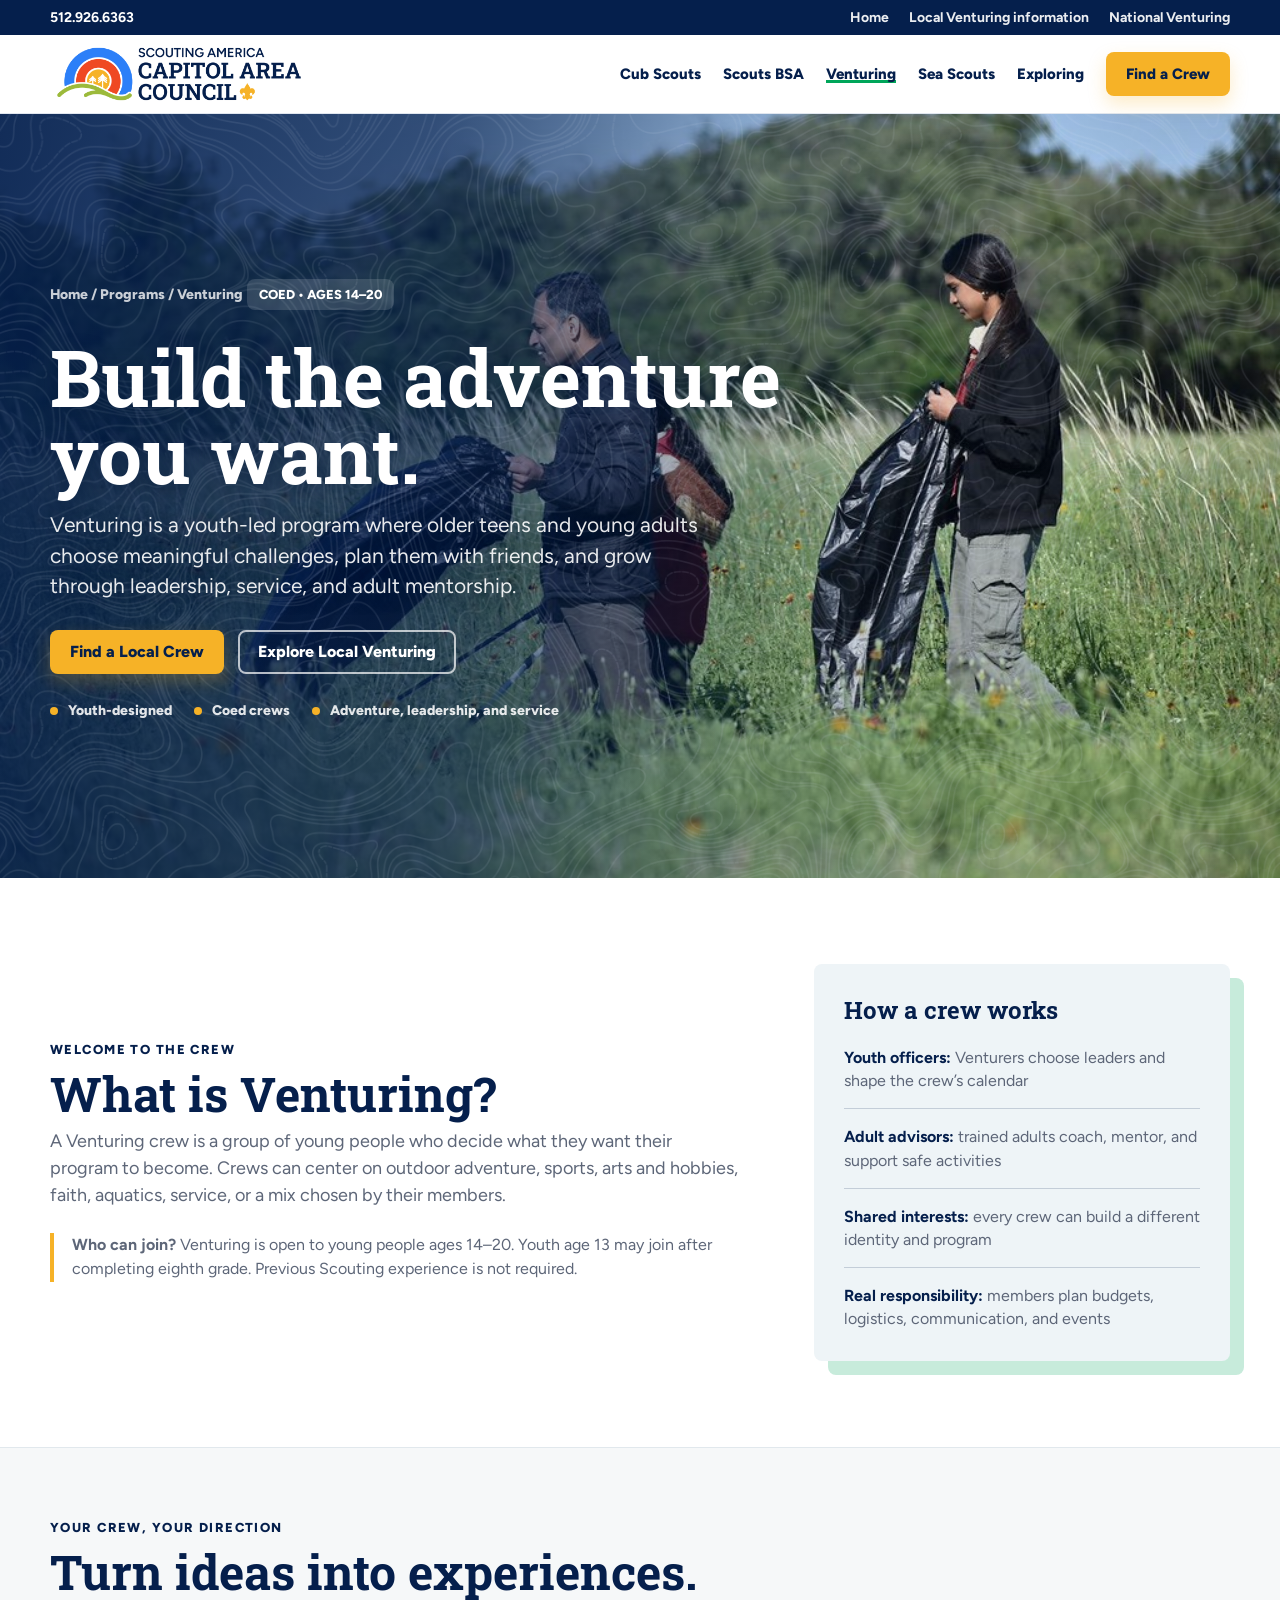
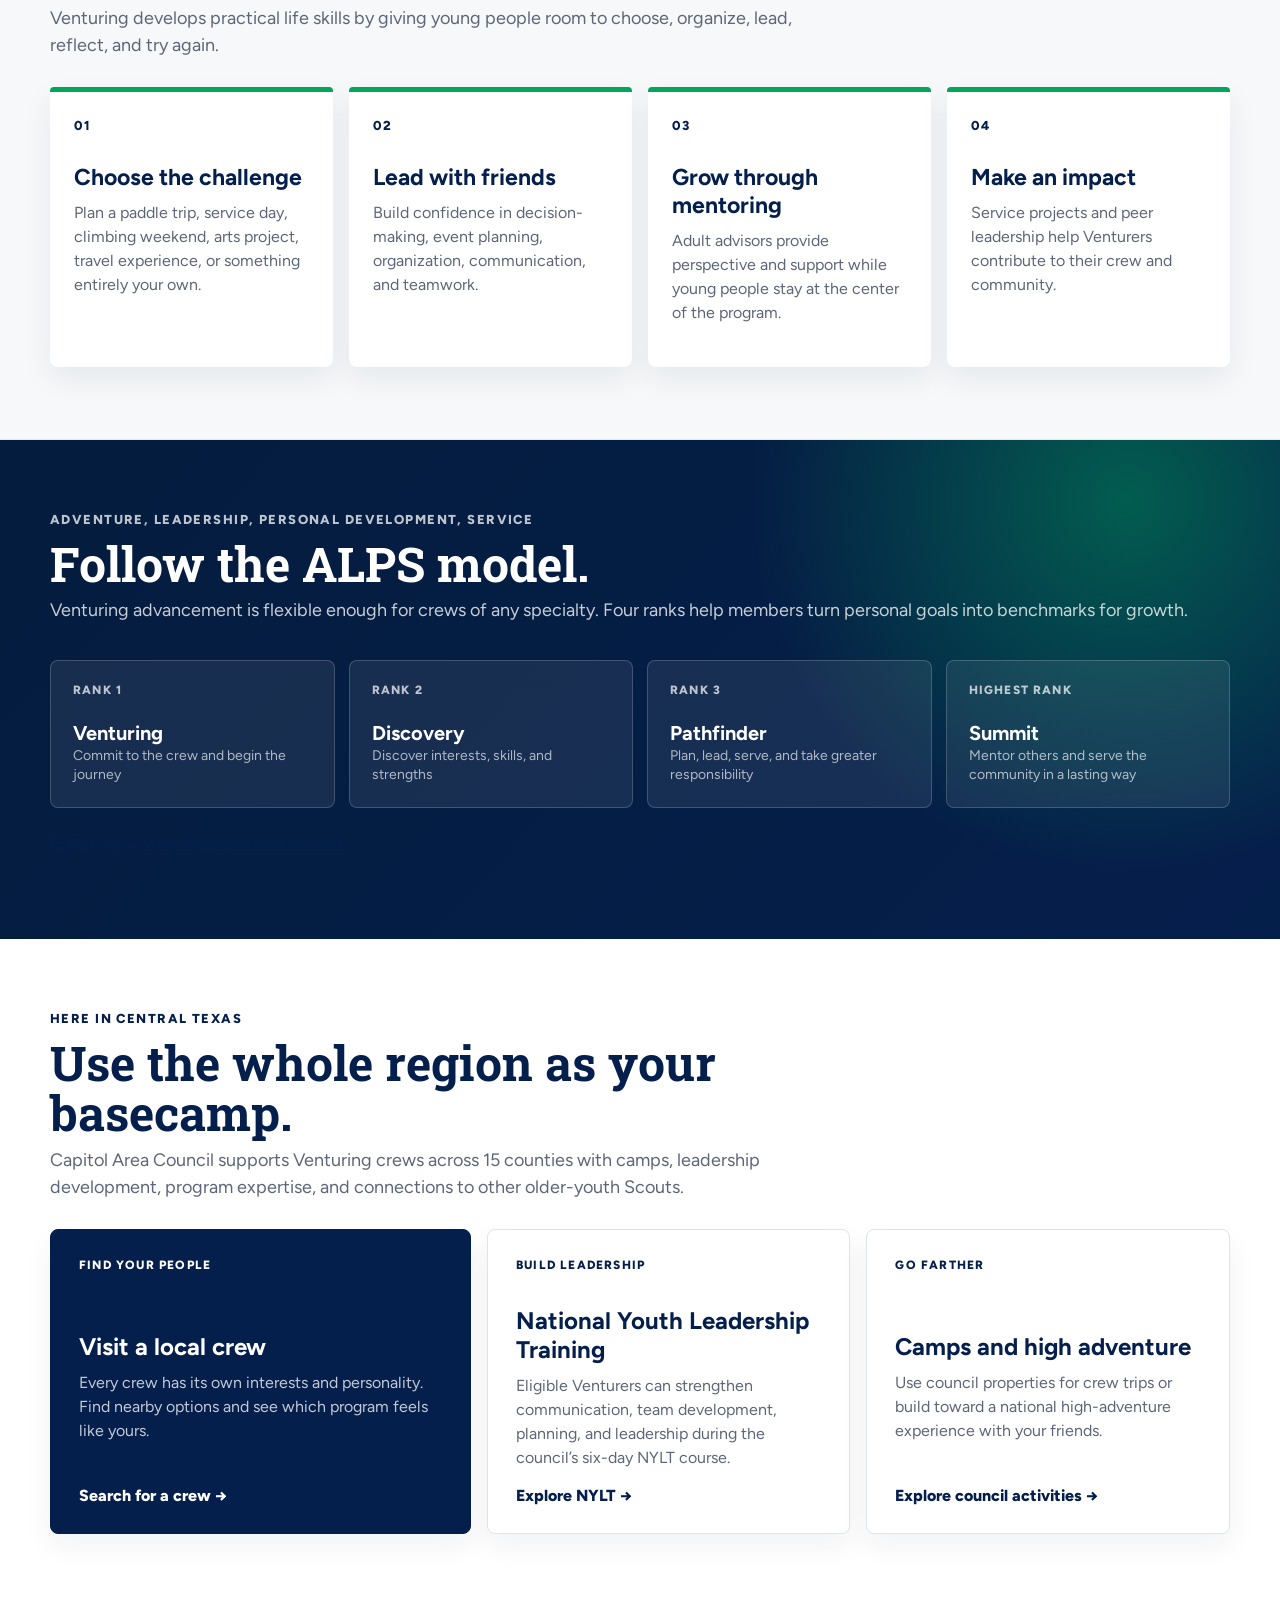
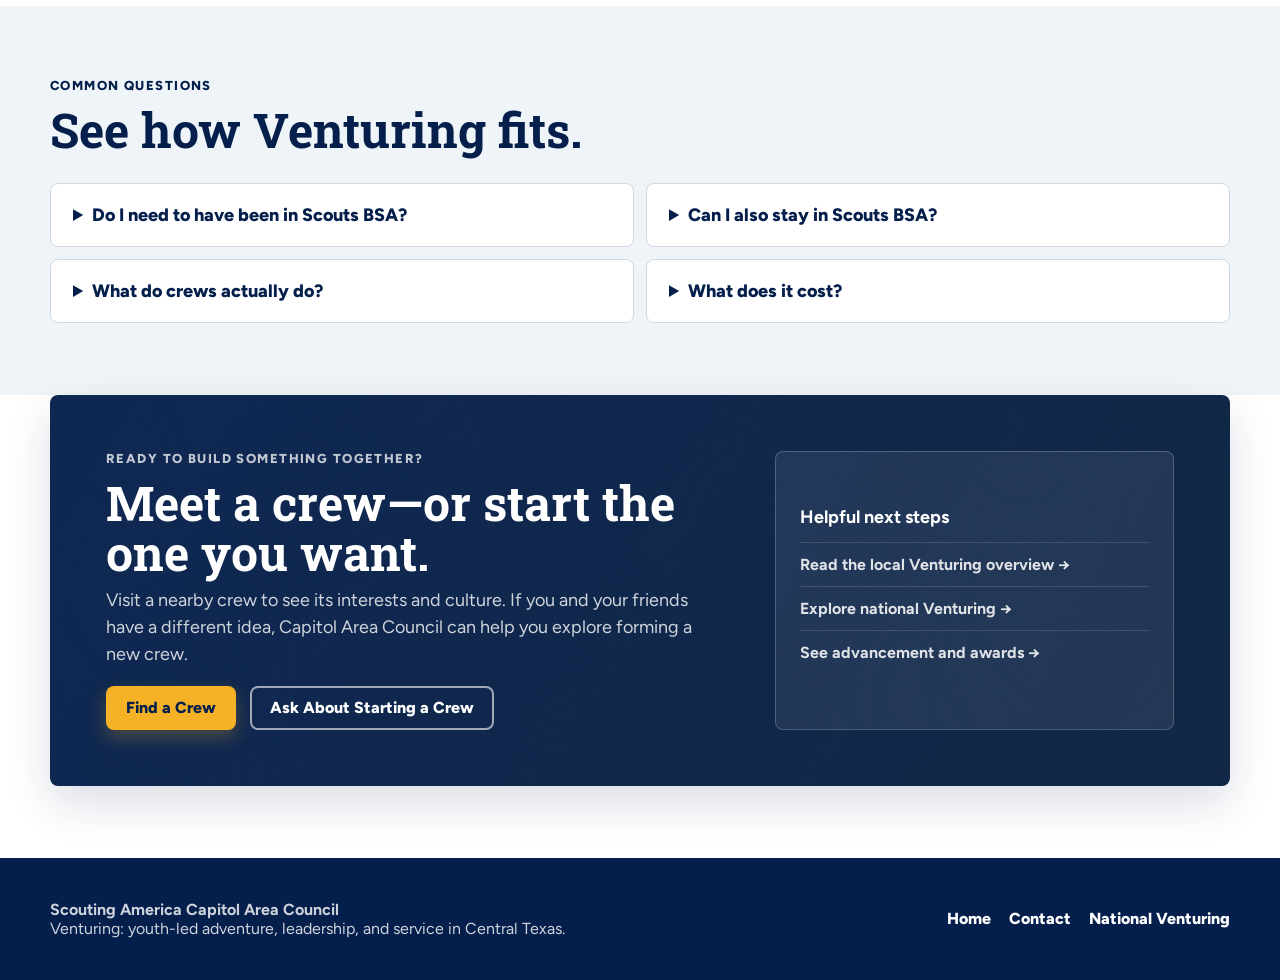
<file: venturing.html>
<!doctype html>
<html lang="en">
<head>
  <meta charset="utf-8">
  <meta name="viewport" content="width=device-width, initial-scale=1">
  <meta name="description" content="Join Venturing in Central Texas. Find a local crew and build youth-led adventures, leadership, service, and friendships with Capitol Area Council.">
  <title>Venturing in Central Texas | Capitol Area Council</title>
  <link rel="stylesheet" href="assets/program-pages.css?v=20260808b">
  <style>:root{--accent:#00a65a;--program:#00a65a;--program-deep:#006b3f;--program-soft:#e9f6ef;}</style>
</head>
<body class="program-detail-page venturing-page photo-service">
  <a class="skip-link" href="#main-content">Skip to main content</a>

  <div class="top-strip">
    <div class="top-strip-inner">
      <span>512.926.6363</span>
      <div class="quick-links">
        <a href="index.html">Home</a>
        <a href="https://www.capitolareascouting.org/join/venturing/">Local Venturing information</a>
        <a href="https://www.scouting.org/venturing">National Venturing</a>
      </div>
    </div>
  </div>

  <header>
    <nav class="nav" aria-label="Main navigation">
      <a href="index.html"><img class="logo" src="assets/cac-logo-color-horizontal.png" alt="Scouting America Capitol Area Council"></a>
      <div class="nav-links">
        <a href="cub-scouts.html">Cub Scouts</a>
        <a href="scouts-bsa.html">Scouts BSA</a>
        <a class="active" href="venturing.html" aria-current="page">Venturing</a>
        <a href="sea-scouts.html">Sea Scouts</a>
        <a href="exploring.html">Exploring</a>
        <a class="button primary" href="https://beascout.scouting.org/">Find a Crew</a>
      </div>
    </nav>
  </header>

  <main id="main-content">
    <section class="hero" aria-label="An older youth and adult mentor working together on an outdoor service project">
      <div class="hero-inner">
        <div class="hero-content">
          <a class="breadcrumb" href="index.html">Home / Programs / Venturing</a>
          <span class="eyebrow">Coed • Ages 14–20</span>
          <h1>Build the adventure you want.</h1>
          <p class="hero-copy">Venturing is a youth-led program where older teens and young adults choose meaningful challenges, plan them with friends, and grow through leadership, service, and adult mentorship.</p>
          <div class="hero-actions">
            <a class="button primary" href="https://beascout.scouting.org/">Find a Local Crew</a>
            <a class="button secondary" href="https://www.capitolareascouting.org/join/venturing/">Explore Local Venturing</a>
          </div>
          <div class="hero-proof" aria-label="Program highlights">
            <span>Youth-designed</span>
            <span>Coed crews</span>
            <span>Adventure, leadership, and service</span>
          </div>
        </div>
      </div>
    </section>

    <section class="program-intro">
      <div class="section-inner intro-grid">
        <div>
          <span class="section-kicker">Welcome to the crew</span>
          <h2>What is Venturing?</h2>
          <p class="lead">A Venturing crew is a group of young people who decide what they want their program to become. Crews can center on outdoor adventure, sports, arts and hobbies, faith, aquatics, service, or a mix chosen by their members.</p>
          <p class="eligibility-note"><strong>Who can join?</strong> Venturing is open to young people ages 14–20. Youth age 13 may join after completing eighth grade. Previous Scouting experience is not required.</p>
        </div>
        <aside class="program-intro-card" aria-label="How a crew works">
          <h3>How a crew works</h3>
          <ul>
            <li><strong>Youth officers:</strong> Venturers choose leaders and shape the crew’s calendar</li>
            <li><strong>Adult advisors:</strong> trained adults coach, mentor, and support safe activities</li>
            <li><strong>Shared interests:</strong> every crew can build a different identity and program</li>
            <li><strong>Real responsibility:</strong> members plan budgets, logistics, communication, and events</li>
          </ul>
        </aside>
      </div>
    </section>

    <section class="program-benefits">
      <div class="section-inner">
        <div class="section-heading">
          <span class="section-kicker">Your crew, your direction</span>
          <h2>Turn ideas into experiences.</h2>
          <p>Venturing develops practical life skills by giving young people room to choose, organize, lead, reflect, and try again.</p>
        </div>
        <div class="program-benefit-grid">
          <article class="program-card">
            <span class="card-number">01</span>
            <h3>Choose the challenge</h3>
            <p>Plan a paddle trip, service day, climbing weekend, arts project, travel experience, or something entirely your own.</p>
          </article>
          <article class="program-card">
            <span class="card-number">02</span>
            <h3>Lead with friends</h3>
            <p>Build confidence in decision-making, event planning, organization, communication, and teamwork.</p>
          </article>
          <article class="program-card">
            <span class="card-number">03</span>
            <h3>Grow through mentoring</h3>
            <p>Adult advisors provide perspective and support while young people stay at the center of the program.</p>
          </article>
          <article class="program-card">
            <span class="card-number">04</span>
            <h3>Make an impact</h3>
            <p>Service projects and peer leadership help Venturers contribute to their crew and community.</p>
          </article>
        </div>
      </div>
    </section>

    <section class="pathway-section">
      <div class="section-inner">
        <span class="section-kicker light-kicker">Adventure, leadership, personal development, service</span>
        <h2>Follow the ALPS model.</h2>
        <p class="lead">Venturing advancement is flexible enough for crews of any specialty. Four ranks help members turn personal goals into benchmarks for growth.</p>
        <div class="pathway-grid four" aria-label="Venturing ranks">
          <div class="pathway-card"><span>Rank 1</span><strong>Venturing</strong><small>Commit to the crew and begin the journey</small></div>
          <div class="pathway-card"><span>Rank 2</span><strong>Discovery</strong><small>Discover interests, skills, and strengths</small></div>
          <div class="pathway-card"><span>Rank 3</span><strong>Pathfinder</strong><small>Plan, lead, serve, and take greater responsibility</small></div>
          <div class="pathway-card"><span>Highest rank</span><strong>Summit</strong><small>Mentor others and serve the community in a lasting way</small></div>
        </div>
        <p class="source-note"><a href="https://www.scouting.org/programs/venturing/venturing-awards-and-advancement/rank-advancement/">Explore official Venturing advancement and ranks</a></p>
      </div>
    </section>

    <section class="local-section">
      <div class="section-inner">
        <div class="section-heading">
          <span class="section-kicker">Here in Central Texas</span>
          <h2>Use the whole region as your basecamp.</h2>
          <p>Capitol Area Council supports Venturing crews across 15 counties with camps, leadership development, program expertise, and connections to other older-youth Scouts.</p>
        </div>
        <div class="local-grid">
          <article class="local-card featured-event">
            <span class="event-type">Find your people</span>
            <h3>Visit a local crew</h3>
            <p>Every crew has its own interests and personality. Find nearby options and see which program feels like yours.</p>
            <a href="https://beascout.scouting.org/">Search for a crew <span aria-hidden="true">→</span></a>
          </article>
          <article class="local-card">
            <span class="event-type">Build leadership</span>
            <h3>National Youth Leadership Training</h3>
            <p>Eligible Venturers can strengthen communication, team development, planning, and leadership during the council’s six-day NYLT course.</p>
            <a href="https://www.capitolareascouting.org/training/youth/national-youth-leader/">Explore NYLT <span aria-hidden="true">→</span></a>
          </article>
          <article class="local-card">
            <span class="event-type">Go farther</span>
            <h3>Camps and high adventure</h3>
            <p>Use council properties for crew trips or build toward a national high-adventure experience with your friends.</p>
            <a href="https://www.capitolareascouting.org/activities/">Explore council activities <span aria-hidden="true">→</span></a>
          </article>
        </div>
      </div>
    </section>

    <section class="program-faq">
      <div class="section-inner">
        <div class="section-heading">
          <span class="section-kicker">Common questions</span>
          <h2>See how Venturing fits.</h2>
        </div>
        <div class="faq-grid">
          <details>
            <summary>Do I need to have been in Scouts BSA?</summary>
            <p>No. Venturing welcomes eligible young people with or without previous Scouting experience.</p>
          </details>
          <details>
            <summary>Can I also stay in Scouts BSA?</summary>
            <p>Yes. Eligible youth may be registered in both programs. A qualified Venturer who earned First Class in Scouts BSA may continue working toward Star, Life, and Eagle before age 18.</p>
          </details>
          <details>
            <summary>What do crews actually do?</summary>
            <p>It depends on the crew. Capitol Area Council describes local specialties that can include outdoor activities, sports, arts and hobbies, religious life, and aquatics, along with service projects and friendly competition.</p>
          </details>
          <details>
            <summary>What does it cost?</summary>
            <p>Costs vary by crew and chosen activities. Ask a crew about current membership, dues, equipment, and trip costs before joining. Youth-led budgeting and fundraising can be part of planning bigger adventures.</p>
          </details>
        </div>
      </div>
    </section>

    <section class="join-section">
      <div class="section-inner join-panel">
        <div>
          <span class="section-kicker light-kicker">Ready to build something together?</span>
          <h2>Meet a crew—or start the one you want.</h2>
          <p>Visit a nearby crew to see its interests and culture. If you and your friends have a different idea, Capitol Area Council can help you explore forming a new crew.</p>
          <div class="hero-actions">
            <a class="button primary" href="https://beascout.scouting.org/">Find a Crew</a>
            <a class="button outline-light" href="https://www.capitolareascouting.org/about/contact/">Ask About Starting a Crew</a>
          </div>
        </div>
        <aside class="join-aside">
          <strong>Helpful next steps</strong>
          <a href="https://www.capitolareascouting.org/join/venturing/">Read the local Venturing overview <span aria-hidden="true">→</span></a>
          <a href="https://www.scouting.org/venturing">Explore national Venturing <span aria-hidden="true">→</span></a>
          <a href="https://www.scouting.org/programs/venturing/venturing-awards-and-advancement/">See advancement and awards <span aria-hidden="true">→</span></a>
        </aside>
      </div>
    </section>
  </main>

  <footer>
    <div class="footer-inner">
      <div><strong>Scouting America Capitol Area Council</strong><br>Venturing: youth-led adventure, leadership, and service in Central Texas.</div>
      <div class="footer-links">
        <a href="index.html">Home</a>
        <a href="https://www.capitolareascouting.org/about/contact/">Contact</a>
        <a href="https://www.scouting.org/venturing">National Venturing</a>
      </div>
    </div>
  </footer>
</body>
</html>
</file>
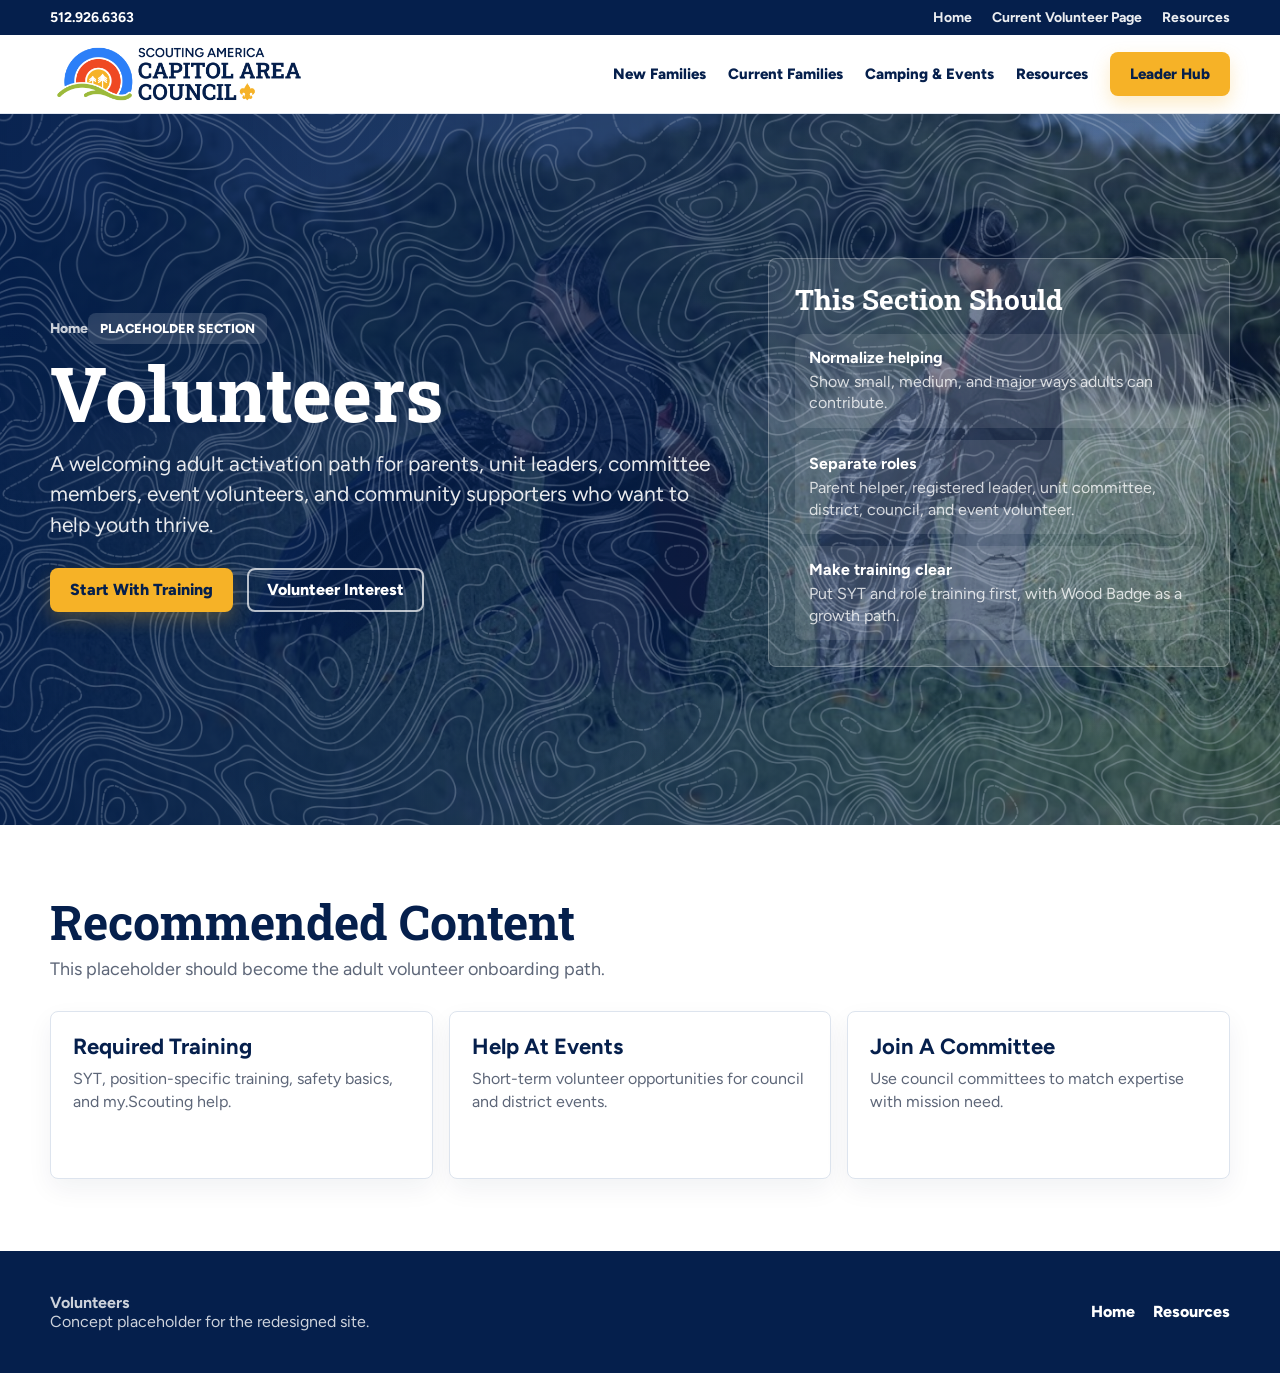
<file: volunteers.html>
<!doctype html>
<html lang="en">
<head><meta charset="utf-8"><meta name="viewport" content="width=device-width, initial-scale=1"><title>Volunteers | Capitol Area Council Concept</title><link rel="stylesheet" href="assets/program-pages.css"><style>:root{--accent:#9CBA3B;}</style></head>
<body class="photo-service">
  <div class="top-strip"><div class="top-strip-inner"><span>512.926.6363</span><div class="quick-links"><a href="index.html">Home</a><a href="https://www.capitolareascouting.org/volunteer/">Current Volunteer Page</a><a href="resources.html">Resources</a></div></div></div>
  <header><nav class="nav"><a href="index.html"><img class="logo" src="assets/cac-logo-color-horizontal.png" alt="Scouting America Capitol Area Council"></a><div class="nav-links"><a href="new-families.html">New Families</a><a href="current-families.html">Current Families</a><a href="camping-events.html">Camping & Events</a><a href="resources.html">Resources</a><a class="button primary" href="resources.html">Leader Hub</a></div></nav></header>
  <main><section class="hero"><div class="hero-inner"><div><a class="breadcrumb" href="index.html">Home</a><span class="eyebrow">Placeholder Section</span><h1>Volunteers</h1><p class="hero-copy">A welcoming adult activation path for parents, unit leaders, committee members, event volunteers, and community supporters who want to help youth thrive.</p><div class="hero-actions"><a class="button primary" href="resources.html">Start With Training</a><a class="button secondary" href="https://www.capitolareascouting.org/volunteer/">Volunteer Interest</a></div></div><aside class="fact-panel"><h2>This Section Should</h2><div class="facts"><div class="fact"><strong>Normalize helping</strong><span>Show small, medium, and major ways adults can contribute.</span></div><div class="fact"><strong>Separate roles</strong><span>Parent helper, registered leader, unit committee, district, council, and event volunteer.</span></div><div class="fact"><strong>Make training clear</strong><span>Put SYT and role training first, with Wood Badge as a growth path.</span></div></div></aside></div></section>
  <section><div class="section-inner"><div class="section-heading"><h2>Recommended Content</h2><p>This placeholder should become the adult volunteer onboarding path.</p></div><div class="grid-3"><a class="card" href="resources.html"><h3>Required Training</h3><p>SYT, position-specific training, safety basics, and my.Scouting help.</p></a><a class="card" href="camping-events.html"><h3>Help At Events</h3><p>Short-term volunteer opportunities for council and district events.</p></a><a class="card" href="https://www.capitolareascouting.org/resources/committees/"><h3>Join A Committee</h3><p>Use council committees to match expertise with mission need.</p></a></div></div></section></main>
  <footer><div class="footer-inner"><div><strong>Volunteers</strong><br>Concept placeholder for the redesigned site.</div><div class="footer-links"><a href="index.html">Home</a><a href="resources.html">Resources</a></div></div></footer>
</body>
</html>
</file>
<file: assets/program-pages.css>
@import url("https://fonts.googleapis.com/css2?family=Figtree:wght@400;600;700;800&family=Roboto+Slab:wght@600;700&display=swap");

:root {
  --navy: #051F4C;
  --blue: #2C7FF8;
  --green: #9CBA3B;
  --gold: #F6B227;
  --red: #EF4923;
  --ink: #14213D;
  --muted: #5D6678;
  --paper: #FFFFFF;
  --stone: #F4F6F1;
  --line: #DDE4EE;
  --accent: #2C7FF8;
  --shadow: 0 18px 44px rgba(5, 31, 76, .14);
}

* { box-sizing: border-box; }

body {
  margin: 0;
  color: var(--ink);
  font-family: Figtree, Arial, sans-serif;
  background: var(--paper);
}

a { color: inherit; text-decoration: none; }

.top-strip {
  display: flex;
  justify-content: center;
  background: var(--navy);
  color: #fff;
  font-size: 14px;
  font-weight: 700;
}

.top-strip-inner {
  width: min(1180px, calc(100% - 32px));
  display: flex;
  justify-content: space-between;
  gap: 20px;
  padding: 9px 0;
}

.quick-links {
  display: flex;
  gap: 20px;
  flex-wrap: wrap;
  opacity: .92;
}

header {
  position: sticky;
  top: 0;
  z-index: 20;
  background: rgba(255, 255, 255, .94);
  backdrop-filter: blur(14px);
  border-bottom: 1px solid rgba(221, 228, 238, .9);
}

.nav {
  width: min(1180px, calc(100% - 32px));
  min-height: 78px;
  margin: 0 auto;
  display: flex;
  align-items: center;
  justify-content: space-between;
  gap: 24px;
}

.logo {
  width: 258px;
  max-width: 42vw;
  display: block;
}

.nav-links {
  display: flex;
  align-items: center;
  gap: 22px;
  color: var(--navy);
  font-weight: 800;
  font-size: 15px;
}

.button {
  display: inline-flex;
  min-height: 44px;
  align-items: center;
  justify-content: center;
  padding: 0 18px;
  border-radius: 8px;
  border: 2px solid transparent;
  font-weight: 800;
  line-height: 1;
  white-space: nowrap;
}

.button.primary {
  background: var(--gold);
  color: var(--navy);
  box-shadow: 0 8px 18px rgba(246, 178, 39, .25);
}

.button.secondary {
  border-color: rgba(255, 255, 255, .7);
  color: #fff;
}

.button.light {
  border-color: var(--line);
  color: var(--navy);
  background: #fff;
}

.hero {
  position: relative;
  color: #fff;
  overflow: hidden;
  background:
    linear-gradient(90deg, rgba(5, 31, 76, .96), rgba(5, 31, 76, .82) 52%, rgba(5, 31, 76, .55)),
    linear-gradient(135deg, var(--navy), var(--accent));
}

.photo-outdoor .hero {
  background:
    linear-gradient(90deg, rgba(5, 31, 76, .96), rgba(5, 31, 76, .82) 52%, rgba(5, 31, 76, .48)),
    url("photo-outdoor-overnight.jpg");
  background-size: cover;
  background-position: center;
}

.photo-summer .hero {
  background:
    linear-gradient(90deg, rgba(5, 31, 76, .96), rgba(5, 31, 76, .8) 52%, rgba(5, 31, 76, .45)),
    url("photo-summer-camp.jpg");
  background-size: cover;
  background-position: center;
}

.photo-speedfest .hero {
  background:
    linear-gradient(90deg, rgba(5, 31, 76, .96), rgba(5, 31, 76, .78) 52%, rgba(5, 31, 76, .42)),
    url("photo-speedfest.jpg");
  background-size: cover;
  background-position: center;
}

.photo-steam .hero {
  background:
    linear-gradient(90deg, rgba(5, 31, 76, .96), rgba(5, 31, 76, .78) 52%, rgba(5, 31, 76, .44)),
    url("photo-steam-day-camp.jpg");
  background-size: cover;
  background-position: center;
}

.photo-service .hero {
  background:
    linear-gradient(90deg, rgba(5, 31, 76, .96), rgba(5, 31, 76, .78) 52%, rgba(5, 31, 76, .44)),
    url("photo-service.jpg");
  background-size: cover;
  background-position: center;
}

.hero::before {
  content: "";
  position: absolute;
  inset: 0;
  background-image:
    linear-gradient(135deg, rgba(5, 31, 76, .2), rgba(5, 31, 76, .1)),
    url("cac-topo-white.png");
  background-size: cover, 880px auto;
  background-position: center, right center;
  opacity: .28;
}

.hero-inner {
  position: relative;
  z-index: 1;
  width: min(1180px, calc(100% - 32px));
  min-height: 560px;
  margin: 0 auto;
  display: grid;
  grid-template-columns: minmax(0, 1.04fr) minmax(300px, .72fr);
  align-items: center;
  gap: 50px;
  padding: 72px 0 86px;
}

.breadcrumb {
  display: inline-flex;
  margin-bottom: 18px;
  color: rgba(255,255,255,.78);
  font-weight: 800;
  font-size: 14px;
}

.eyebrow {
  display: inline-flex;
  width: fit-content;
  padding: 8px 12px;
  border-radius: 8px;
  background: rgba(255,255,255,.14);
  font-size: 13px;
  font-weight: 800;
  text-transform: uppercase;
}

h1, h2, h3, p { margin-top: 0; }

h1 {
  margin-bottom: 18px;
  font-family: "Roboto Slab", Georgia, serif;
  font-size: clamp(44px, 7vw, 76px);
  line-height: 1;
  letter-spacing: 0;
}

.hero-copy {
  max-width: 700px;
  margin-bottom: 28px;
  color: rgba(255,255,255,.9);
  font-size: 21px;
  line-height: 1.45;
}

.hero-actions {
  display: flex;
  gap: 14px;
  flex-wrap: wrap;
}

.fact-panel {
  padding: 26px;
  border: 1px solid rgba(255,255,255,.24);
  border-radius: 8px;
  background: rgba(255,255,255,.11);
  box-shadow: var(--shadow);
}

.fact-panel h2 {
  margin-bottom: 18px;
  color: #fff;
  font-family: "Roboto Slab", Georgia, serif;
  font-size: 28px;
  line-height: 1.1;
}

.facts {
  display: grid;
  gap: 12px;
}

.fact {
  padding: 14px;
  border-radius: 8px;
  background: rgba(255,255,255,.1);
}

.fact strong {
  display: block;
  margin-bottom: 4px;
  color: #fff;
  font-size: 16px;
}

.fact span {
  color: rgba(255,255,255,.78);
  line-height: 1.35;
}

section {
  padding: 72px 0;
}

.section-inner {
  width: min(1180px, calc(100% - 32px));
  margin: 0 auto;
}

.section-heading {
  max-width: 790px;
  margin-bottom: 28px;
}

h2 {
  margin-bottom: 8px;
  color: var(--navy);
  font-family: "Roboto Slab", Georgia, serif;
  font-size: clamp(32px, 4vw, 48px);
  line-height: 1.05;
}

.section-heading p,
.lead {
  color: var(--muted);
  font-size: 18px;
  line-height: 1.5;
}

.grid-3 {
  display: grid;
  grid-template-columns: repeat(3, minmax(0, 1fr));
  gap: 16px;
}

.grid-2 {
  display: grid;
  grid-template-columns: repeat(2, minmax(0, 1fr));
  gap: 16px;
}

.card {
  min-height: 168px;
  padding: 22px;
  border: 1px solid var(--line);
  border-radius: 8px;
  background: #fff;
  box-shadow: 0 10px 26px rgba(5, 31, 76, .06);
}

.card h3 {
  margin-bottom: 8px;
  color: var(--navy);
  font-size: 22px;
  line-height: 1.15;
}

.card p,
.card li {
  color: var(--muted);
  line-height: 1.45;
}

.card ul {
  margin: 0;
  padding-left: 20px;
}

.highlight {
  background: var(--stone);
  background-image:
    linear-gradient(rgba(255,255,255,.78), rgba(255,255,255,.78)),
    url("cac-topo-white.png");
  background-size: auto, 920px auto;
}

.steps {
  display: grid;
  grid-template-columns: repeat(4, minmax(0, 1fr));
  gap: 14px;
  counter-reset: steps;
}

.step {
  position: relative;
  min-height: 162px;
  padding: 22px;
  border-radius: 8px;
  background: #fff;
  border: 1px solid var(--line);
}

.step::before {
  counter-increment: steps;
  content: counter(steps);
  display: inline-flex;
  width: 32px;
  height: 32px;
  align-items: center;
  justify-content: center;
  margin-bottom: 16px;
  border-radius: 50%;
  background: var(--accent);
  color: #fff;
  font-weight: 800;
}

.split {
  display: grid;
  grid-template-columns: .9fr 1.1fr;
  gap: 42px;
  align-items: start;
}

.callout {
  padding: 30px;
  border-radius: 8px;
  background: var(--navy);
  color: #fff;
  background-image:
    linear-gradient(rgba(5,31,76,.9), rgba(5,31,76,.9)),
    url("cac-topo-white.png");
  background-size: auto, 720px auto;
  box-shadow: var(--shadow);
}

.callout h2 { color: #fff; }
.callout p { color: rgba(255,255,255,.84); line-height: 1.5; }

.program-nav {
  display: flex;
  flex-wrap: wrap;
  gap: 10px;
  margin-top: 22px;
}

.program-nav a {
  display: inline-flex;
  min-height: 40px;
  align-items: center;
  padding: 0 14px;
  border: 1px solid var(--line);
  border-radius: 8px;
  background: #fff;
  color: var(--navy);
  font-weight: 800;
}

footer {
  padding: 42px 0;
  background: var(--navy);
  color: rgba(255,255,255,.8);
}

.footer-inner {
  width: min(1180px, calc(100% - 32px));
  margin: 0 auto;
  display: flex;
  justify-content: space-between;
  gap: 30px;
  align-items: center;
}

.footer-links {
  display: flex;
  gap: 18px;
  flex-wrap: wrap;
  font-weight: 800;
  color: #fff;
}

@media (max-width: 980px) {
  .nav-links a:not(.button) { display: none; }
  .hero-inner, .split { grid-template-columns: 1fr; }
  .grid-3, .steps { grid-template-columns: repeat(2, minmax(0, 1fr)); }
}

@media (max-width: 640px) {
  .quick-links { display: none; }
  .top-strip-inner { justify-content: center; }
  .nav { min-height: 68px; }
  .logo { width: 210px; }
  .hero-inner { min-height: auto; padding: 54px 0 64px; }
  .grid-2, .grid-3, .steps { grid-template-columns: 1fr; }
  .footer-inner { align-items: start; flex-direction: column; }
  section { padding: 54px 0; }
}

/* Sea Scouts recruitment page */
.skip-link {
  position: fixed;
  left: 16px;
  top: -60px;
  z-index: 100;
  padding: 12px 16px;
  border-radius: 0 0 8px 8px;
  background: #fff;
  color: var(--navy);
  font-weight: 800;
}

.skip-link:focus { top: 0; }

.sea-scouts-page .nav-links .active {
  color: var(--sea-deep);
  box-shadow: inset 0 -3px 0 var(--sea);
}

.sea-scouts-page .hero {
  background:
    linear-gradient(90deg, rgba(3, 26, 58, .94) 0%, rgba(3, 26, 58, .86) 33%, rgba(3, 26, 58, .46) 62%, rgba(3, 26, 58, .08) 100%),
    url("photo-sea-scouts-hero.jpg");
  background-size: cover;
  background-position: center;
}

.sea-scouts-page .hero::before {
  background: linear-gradient(180deg, rgba(4, 63, 104, .08), rgba(3, 26, 58, .25));
  opacity: 1;
}

.sea-scouts-page .hero-inner {
  min-height: 650px;
  grid-template-columns: minmax(0, 700px) 1fr;
  padding: 88px 0 76px;
}

.sea-scouts-page .hero-content { max-width: 690px; }

.sea-scouts-page h1 {
  max-width: 680px;
  margin-top: 18px;
  font-size: clamp(48px, 6.4vw, 78px);
  line-height: .98;
}

.sea-scouts-page .hero-copy { max-width: 620px; }

.hero-proof {
  display: flex;
  flex-wrap: wrap;
  gap: 10px 22px;
  margin-top: 28px;
  color: rgba(255, 255, 255, .88);
  font-size: 14px;
  font-weight: 800;
}

.hero-proof span {
  position: relative;
  padding-left: 18px;
}

.hero-proof span::before {
  content: "";
  position: absolute;
  left: 0;
  top: .36em;
  width: 8px;
  height: 8px;
  border-radius: 50%;
  background: var(--gold);
}

.photo-credit {
  position: absolute;
  right: 18px;
  bottom: 12px;
  z-index: 2;
  margin: 0;
  color: rgba(255, 255, 255, .66);
  font-size: 11px;
}

.section-kicker {
  display: block;
  margin-bottom: 12px;
  color: var(--sea-deep);
  font-size: 13px;
  font-weight: 800;
  letter-spacing: .11em;
  text-transform: uppercase;
}

.light-kicker { color: #8ed8e6; }

.ship-intro { padding: 86px 0; }

.intro-grid {
  display: grid;
  grid-template-columns: minmax(0, 1.25fr) minmax(320px, .75fr);
  gap: 70px;
  align-items: center;
}

.eligibility-note {
  margin: 24px 0 0;
  padding-left: 18px;
  border-left: 4px solid var(--gold);
  color: var(--muted);
  font-size: 16px;
  line-height: 1.55;
}

.aboard-card {
  position: relative;
  padding: 30px;
  border-radius: 8px;
  background: var(--sea-mist);
  box-shadow: 14px 14px 0 #c9e8ef;
}

.aboard-label {
  display: block;
  margin-bottom: 20px;
  color: var(--sea-deep);
  font-family: "Roboto Slab", Georgia, serif;
  font-size: 24px;
  font-weight: 700;
}

.aboard-card ul {
  display: grid;
  gap: 16px;
  margin: 0;
  padding: 0;
  list-style: none;
}

.aboard-card li {
  padding-bottom: 16px;
  border-bottom: 1px solid rgba(4, 63, 104, .16);
  color: var(--muted);
  line-height: 1.45;
}

.aboard-card li:last-child { padding-bottom: 0; border-bottom: 0; }
.aboard-card strong { color: var(--navy); }

.sea-benefits {
  background: #f5f8f9;
  border-block: 1px solid #e0eaee;
}

.benefit-grid {
  display: grid;
  grid-template-columns: repeat(4, minmax(0, 1fr));
  gap: 16px;
}

.sea-card {
  min-height: 260px;
  padding: 26px 24px;
  border-top: 5px solid var(--sea);
  border-radius: 4px 4px 8px 8px;
  background: #fff;
  box-shadow: 0 12px 30px rgba(5, 31, 76, .07);
}

.card-number {
  display: block;
  margin-bottom: 30px;
  color: var(--sea);
  font-size: 13px;
  font-weight: 800;
  letter-spacing: .12em;
}

.sea-card h3 {
  margin-bottom: 10px;
  color: var(--navy);
  font-size: 23px;
}

.sea-card p { color: var(--muted); line-height: 1.5; }

.voyage-section { overflow: hidden; }

.voyage {
  display: grid;
  grid-template-columns: repeat(5, minmax(0, 1fr));
  margin: 46px 0 0;
  padding: 0;
  list-style: none;
}

.voyage li {
  position: relative;
  min-height: 210px;
  padding: 42px 24px 0 0;
  border-top: 3px solid #cfe3e8;
}

.voyage li::before {
  content: "";
  position: absolute;
  top: -10px;
  left: 0;
  width: 17px;
  height: 17px;
  border: 4px solid #fff;
  border-radius: 50%;
  background: var(--sea);
  box-shadow: 0 0 0 2px var(--sea);
}

.voyage li:last-child { border-top-color: transparent; }

.voyage span {
  display: block;
  margin-bottom: 8px;
  color: var(--sea);
  font-size: 12px;
  font-weight: 800;
  letter-spacing: .1em;
  text-transform: uppercase;
}

.voyage strong {
  display: block;
  margin-bottom: 8px;
  color: var(--navy);
  font-size: 18px;
}

.voyage p { color: var(--muted); font-size: 15px; line-height: 1.45; }

.advancement-section {
  color: #fff;
  background:
    radial-gradient(circle at 85% 20%, rgba(8, 124, 167, .5), transparent 30%),
    linear-gradient(135deg, #041c3d, #043f68);
}

.advancement-grid {
  display: grid;
  grid-template-columns: minmax(0, .85fr) minmax(420px, 1.15fr);
  gap: 80px;
  align-items: center;
}

.advancement-section h2 { color: #fff; }
.advancement-section .lead { color: rgba(255, 255, 255, .78); }

.outline-light {
  border-color: rgba(255, 255, 255, .6);
  color: #fff;
}

.rank-route {
  display: grid;
  grid-template-columns: repeat(2, minmax(0, 1fr));
  gap: 14px;
}

.rank-route div {
  min-height: 150px;
  padding: 22px;
  border: 1px solid rgba(255, 255, 255, .18);
  border-radius: 8px;
  background: rgba(255, 255, 255, .08);
}

.rank-route span {
  display: block;
  margin-bottom: 25px;
  color: #8ed8e6;
  font-size: 12px;
  font-weight: 800;
}

.rank-route strong { display: block; font-size: 21px; }
.rank-route small { color: rgba(255, 255, 255, .64); font-size: 14px; }

.local-grid {
  display: grid;
  grid-template-columns: 1.1fr .95fr .95fr;
  gap: 16px;
}

.local-card {
  display: flex;
  min-height: 285px;
  flex-direction: column;
  padding: 28px;
  border: 1px solid var(--line);
  border-radius: 8px;
  background: #fff;
  box-shadow: 0 12px 28px rgba(5, 31, 76, .06);
}

.featured-event {
  color: #fff;
  border-color: var(--sea-deep);
  background: var(--sea-deep);
}

.event-type {
  margin-bottom: auto;
  color: var(--sea);
  font-size: 12px;
  font-weight: 800;
  letter-spacing: .1em;
  text-transform: uppercase;
}

.featured-event .event-type { color: #8ed8e6; }
.local-card h3 { margin: 34px 0 10px; color: var(--navy); font-size: 24px; }
.featured-event h3 { color: #fff; }
.local-card p { color: var(--muted); line-height: 1.5; }
.featured-event p { color: rgba(255, 255, 255, .76); }

.local-card a {
  margin-top: auto;
  color: var(--sea-deep);
  font-weight: 800;
}

.featured-event a { color: #fff; }

.safety-section { background: var(--sea-mist); }

.safety-grid {
  display: grid;
  grid-template-columns: minmax(0, .8fr) minmax(0, 1.2fr);
  gap: 70px;
  align-items: start;
}

.safety-points { display: grid; gap: 12px; }

.safety-points div {
  display: grid;
  grid-template-columns: 190px 1fr;
  gap: 24px;
  padding: 20px 0;
  border-bottom: 1px solid rgba(4, 63, 104, .18);
}

.safety-points strong { color: var(--navy); }
.safety-points span { color: var(--muted); line-height: 1.45; }

.join-section { padding: 0 0 72px; }

.join-panel {
  display: grid;
  grid-template-columns: minmax(0, 1.2fr) minmax(290px, .8fr);
  gap: 70px;
  padding: 56px;
  border-radius: 8px;
  color: #fff;
  background:
    linear-gradient(120deg, rgba(4, 63, 104, .97), rgba(3, 26, 58, .92)),
    url("photo-sea-scouts-hero.jpg");
  background-size: cover;
  background-position: center;
  box-shadow: var(--shadow);
}

.join-panel h2 { color: #fff; }
.join-panel p { max-width: 700px; color: rgba(255, 255, 255, .8); font-size: 18px; line-height: 1.5; }

.join-aside {
  display: grid;
  align-content: center;
  gap: 0;
  padding: 24px;
  border: 1px solid rgba(255, 255, 255, .2);
  border-radius: 8px;
  background: rgba(255, 255, 255, .08);
}

.join-aside strong { margin-bottom: 14px; font-size: 18px; }

.join-aside a {
  padding: 12px 0;
  border-top: 1px solid rgba(255, 255, 255, .14);
  color: rgba(255, 255, 255, .86);
  font-weight: 700;
}

@media (max-width: 1080px) {
  .benefit-grid { grid-template-columns: repeat(2, minmax(0, 1fr)); }
  .voyage { grid-template-columns: repeat(3, minmax(0, 1fr)); row-gap: 28px; }
  .voyage li:last-child { border-top-color: #cfe3e8; }
  .local-grid { grid-template-columns: repeat(2, minmax(0, 1fr)); }
  .local-card:last-child { grid-column: 1 / -1; min-height: 230px; }
}

@media (max-width: 980px) {
  .sea-scouts-page .hero {
    background:
      linear-gradient(90deg, rgba(3, 26, 58, .95), rgba(3, 26, 58, .72)),
      url("photo-sea-scouts-hero.jpg");
    background-size: cover;
    background-position: 66% center;
  }
  .intro-grid,
  .advancement-grid,
  .safety-grid,
  .join-panel { grid-template-columns: 1fr; }
  .intro-grid, .advancement-grid, .safety-grid, .join-panel { gap: 40px; }
}

@media (max-width: 700px) {
  .sea-scouts-page .hero-inner { min-height: 610px; padding: 64px 0 54px; }
  .sea-scouts-page h1 { font-size: clamp(45px, 13vw, 62px); }
  .photo-credit { display: none; }
  .benefit-grid,
  .rank-route,
  .local-grid { grid-template-columns: 1fr; }
  .local-card:last-child { grid-column: auto; }
  .voyage { grid-template-columns: 1fr; margin-left: 8px; }
  .voyage li {
    min-height: 0;
    padding: 0 0 30px 34px;
    border-top: 0;
    border-left: 3px solid #cfe3e8;
  }
  .voyage li::before { top: 0; left: -10px; }
  .voyage li:last-child { border-left-color: transparent; }
  .safety-points div { grid-template-columns: 1fr; gap: 6px; }
  .join-panel { width: 100%; padding: 44px 24px; border-radius: 0; }
  .join-section { padding-bottom: 0; }
}

@media (prefers-reduced-motion: reduce) {
  *, *::before, *::after { scroll-behavior: auto !important; }
}

/* Shared detail pages: Cub Scouts, Scouts BSA, Venturing, and Exploring */
.program-detail-page {
  --program: var(--accent);
  --program-deep: var(--navy);
  --program-soft: #eef4f7;
}

.program-detail-page .nav-links .active {
  color: var(--program-deep);
  box-shadow: inset 0 -3px 0 var(--program);
}

.program-detail-page .hero-inner {
  min-height: 620px;
  grid-template-columns: minmax(0, 760px) 1fr;
  padding: 84px 0 78px;
}

.program-detail-page .hero-content { max-width: 740px; }

.program-detail-page h1 {
  max-width: 740px;
  margin-top: 18px;
  font-size: clamp(48px, 6.4vw, 78px);
  line-height: .98;
}

.program-detail-page .hero-copy { max-width: 660px; }

/* Keep program photography prominent while preserving a readable text zone. */
.cub-scouts-page .hero {
  background:
    linear-gradient(90deg, rgba(5, 31, 76, .89) 0%, rgba(5, 31, 76, .72) 34%, rgba(5, 31, 76, .25) 58%, rgba(5, 31, 76, .06) 78%, rgba(5, 31, 76, .02) 100%),
    url("photo-outdoor-overnight.jpg");
  background-size: cover;
  background-position: center 34%;
}

.scouts-bsa-page .hero {
  background:
    linear-gradient(90deg, rgba(5, 31, 76, .89) 0%, rgba(5, 31, 76, .72) 34%, rgba(5, 31, 76, .25) 58%, rgba(5, 31, 76, .06) 78%, rgba(5, 31, 76, .02) 100%),
    url("photo-summer-camp.jpg");
  background-size: cover;
  background-position: center 40%;
}

.venturing-page .hero {
  background:
    linear-gradient(90deg, rgba(5, 31, 76, .89) 0%, rgba(5, 31, 76, .72) 34%, rgba(5, 31, 76, .25) 58%, rgba(5, 31, 76, .06) 78%, rgba(5, 31, 76, .02) 100%),
    url("photo-service.jpg");
  background-size: cover;
  background-position: 62% center;
}

.exploring-page .hero {
  background:
    linear-gradient(90deg, rgba(5, 31, 76, .89) 0%, rgba(5, 31, 76, .72) 34%, rgba(5, 31, 76, .25) 58%, rgba(5, 31, 76, .06) 78%, rgba(5, 31, 76, .02) 100%),
    url("photo-exploring-austincans.jpg");
  background-size: cover;
  background-position: 52% 62%;
}

.program-detail-page .hero::before { opacity: .11; }

.program-detail-page .hero h1,
.program-detail-page .hero-copy,
.sea-scouts-page .hero h1,
.sea-scouts-page .hero-copy {
  text-shadow: 0 3px 18px rgba(3, 26, 58, .5);
}

.sea-scouts-page .hero {
  background:
    linear-gradient(90deg, rgba(3, 26, 58, .89) 0%, rgba(3, 26, 58, .68) 34%, rgba(3, 26, 58, .25) 58%, rgba(3, 26, 58, .05) 78%, rgba(3, 26, 58, .01) 100%),
    url("photo-sea-scouts-hero.jpg");
  background-size: cover;
  background-position: center;
}

.program-detail-page .section-kicker { color: var(--program-deep); }
.program-detail-page .light-kicker { color: #fff; opacity: .74; }

.program-intro { padding: 86px 0; }

.program-intro-card {
  position: relative;
  padding: 30px;
  border-radius: 8px;
  background: var(--program-soft);
  box-shadow: 14px 14px 0 color-mix(in srgb, var(--program) 22%, white);
}

.program-intro-card h3 {
  margin-bottom: 20px;
  color: var(--program-deep);
  font-family: "Roboto Slab", Georgia, serif;
  font-size: 24px;
}

.program-intro-card ul {
  display: grid;
  gap: 16px;
  margin: 0;
  padding: 0;
  list-style: none;
}

.program-intro-card li {
  padding-bottom: 16px;
  border-bottom: 1px solid color-mix(in srgb, var(--program-deep) 18%, transparent);
  color: var(--muted);
  line-height: 1.45;
}

.program-intro-card li:last-child { padding-bottom: 0; border-bottom: 0; }
.program-intro-card strong { color: var(--navy); }

.program-benefits {
  background: #f6f8f9;
  border-block: 1px solid #e1e8ed;
}

.program-benefit-grid {
  display: grid;
  grid-template-columns: repeat(4, minmax(0, 1fr));
  gap: 16px;
}

.program-card {
  min-height: 260px;
  padding: 26px 24px;
  border-top: 5px solid var(--program);
  border-radius: 4px 4px 8px 8px;
  background: #fff;
  box-shadow: 0 12px 30px rgba(5, 31, 76, .07);
}

.program-card .card-number {
  color: var(--program-deep);
}

.program-card h3 {
  margin-bottom: 10px;
  color: var(--navy);
  font-size: 23px;
}

.program-card p { color: var(--muted); line-height: 1.5; }

.pathway-section {
  color: #fff;
  background:
    radial-gradient(circle at 88% 12%, color-mix(in srgb, var(--program) 46%, transparent), transparent 31%),
    linear-gradient(135deg, #041c3d, var(--program-deep));
}

.pathway-section h2 { color: #fff; }
.pathway-section .lead { color: rgba(255, 255, 255, .78); }

.pathway-grid {
  display: grid;
  grid-template-columns: repeat(3, minmax(0, 1fr));
  gap: 14px;
  margin-top: 36px;
}

.pathway-grid.four { grid-template-columns: repeat(4, minmax(0, 1fr)); }

.pathway-card {
  min-height: 148px;
  padding: 22px;
  border: 1px solid rgba(255, 255, 255, .18);
  border-radius: 8px;
  background: rgba(255, 255, 255, .08);
}

.pathway-card span {
  display: block;
  margin-bottom: 24px;
  color: #fff;
  font-size: 12px;
  font-weight: 800;
  letter-spacing: .1em;
  opacity: .72;
  text-transform: uppercase;
}

.pathway-card strong { display: block; font-size: 20px; }
.pathway-card small { color: rgba(255, 255, 255, .66); font-size: 14px; }

.program-detail-page .event-type,
.program-detail-page .local-card a { color: var(--program-deep); }

.program-detail-page .featured-event {
  border-color: var(--program-deep);
  background: var(--program-deep);
}

.program-detail-page .featured-event .event-type,
.program-detail-page .featured-event a { color: #fff; }

.career-grid {
  display: grid;
  grid-template-columns: repeat(4, minmax(0, 1fr));
  gap: 10px;
  margin-top: 34px;
}

.career-grid span {
  min-height: 64px;
  display: flex;
  align-items: center;
  padding: 14px 16px;
  border: 1px solid var(--line);
  border-left: 4px solid var(--program);
  border-radius: 6px;
  background: #fff;
  color: var(--navy);
  font-weight: 800;
}

.program-faq { background: var(--program-soft); }

.faq-grid {
  display: grid;
  grid-template-columns: repeat(2, minmax(0, 1fr));
  gap: 12px;
}

.faq-grid details {
  align-self: start;
  padding: 0 22px;
  border: 1px solid color-mix(in srgb, var(--program-deep) 18%, white);
  border-radius: 8px;
  background: #fff;
}

.faq-grid summary {
  padding: 20px 30px 20px 0;
  color: var(--navy);
  cursor: pointer;
  font-size: 18px;
  font-weight: 800;
}

.faq-grid details p {
  margin-bottom: 22px;
  color: var(--muted);
  line-height: 1.55;
}

.faq-grid a { color: var(--program-deep); font-weight: 800; text-decoration: underline; }

.program-detail-page .join-panel {
  background:
    linear-gradient(120deg, color-mix(in srgb, var(--program-deep) 96%, transparent), rgba(3, 26, 58, .94)),
    url("cac-topo-white.png");
  background-size: cover, 900px auto;
}

.source-note {
  margin-top: 26px;
  color: var(--muted);
  font-size: 13px;
  line-height: 1.5;
}

.source-note a { color: var(--program-deep); font-weight: 700; text-decoration: underline; }

@media (max-width: 1080px) {
  .program-benefit-grid,
  .pathway-grid.four,
  .career-grid { grid-template-columns: repeat(2, minmax(0, 1fr)); }
}

@media (max-width: 980px) {
  .program-detail-page .hero-inner { grid-template-columns: 1fr; }
  .cub-scouts-page .hero,
  .scouts-bsa-page .hero,
  .venturing-page .hero,
  .exploring-page .hero,
  .sea-scouts-page .hero {
    background-position: 58% center;
  }
}

@media (max-width: 700px) {
  .program-detail-page .hero-inner { min-height: 570px; padding: 64px 0 54px; }
  .program-detail-page h1 { font-size: clamp(44px, 13vw, 62px); }
  .program-benefit-grid,
  .pathway-grid,
  .pathway-grid.four,
  .career-grid,
  .faq-grid { grid-template-columns: 1fr; }
  .program-intro-card { box-shadow: 8px 8px 0 color-mix(in srgb, var(--program) 22%, white); }
}

/* Exploring: local opportunity directory */
.exploring-page .hero-proof span::before { background: #65c8ff; }

.exploring-route {
  position: relative;
  z-index: 3;
  margin-top: -34px;
  padding: 0;
}

.route-grid {
  display: grid;
  grid-template-columns: repeat(2, minmax(0, 1fr));
  gap: 16px;
}

.route-card {
  display: grid;
  min-height: 160px;
  align-content: center;
  padding: 26px 30px;
  border: 1px solid #d6e3f4;
  border-radius: 8px;
  background: #fff;
  box-shadow: 0 16px 34px rgba(5, 31, 76, .12);
  transition: transform .18s ease, box-shadow .18s ease;
}

.route-card:hover,
.route-card:focus-visible {
  transform: translateY(-3px);
  box-shadow: 0 20px 42px rgba(5, 31, 76, .17);
}

.route-card span {
  margin-bottom: 8px;
  color: var(--program-deep);
  font-size: 12px;
  font-weight: 800;
  letter-spacing: .1em;
  text-transform: uppercase;
}

.route-card strong {
  color: var(--navy);
  font-family: "Roboto Slab", Georgia, serif;
  font-size: clamp(23px, 2.5vw, 31px);
}

.route-card small {
  margin-top: 10px;
  color: var(--muted);
  font-size: 15px;
  font-weight: 700;
}

.partner-route {
  color: #fff;
  border-color: var(--program-deep);
  background:
    linear-gradient(120deg, rgba(21, 86, 168, .97), rgba(5, 31, 76, .96)),
    url("cac-topo-white.png");
  background-size: cover, 620px auto;
}

.partner-route span,
.partner-route strong,
.partner-route small { color: #fff; }
.partner-route small { opacity: .76; }

.exploring-page .program-intro { padding-top: 104px; }

.opportunity-section {
  padding: 92px 0;
  background: #f3f7fc;
  border-block: 1px solid #dce6f2;
}

.opportunity-heading { max-width: 850px; }

.field-jump {
  display: grid;
  grid-template-columns: repeat(4, minmax(0, 1fr));
  gap: 10px;
  margin: 34px 0 76px;
}

.field-jump a {
  display: grid;
  min-height: 112px;
  align-content: space-between;
  padding: 18px;
  border: 1px solid #d5e0ed;
  border-radius: 8px;
  background: #fff;
  color: var(--navy);
  font-weight: 800;
  box-shadow: 0 8px 22px rgba(5, 31, 76, .05);
  transition: border-color .18s ease, transform .18s ease;
}

.field-jump a:hover,
.field-jump a:focus-visible {
  transform: translateY(-2px);
  border-color: var(--program);
}

.field-jump span {
  color: var(--program-deep);
  font-size: 12px;
  letter-spacing: .12em;
}

.career-cluster {
  padding: 0;
  scroll-margin-top: 110px;
}

.career-cluster + .career-cluster {
  margin-top: 72px;
  padding-top: 72px;
  border-top: 1px solid #d4dfec;
}

.cluster-heading {
  display: grid;
  grid-template-columns: minmax(300px, .8fr) minmax(0, 1.2fr);
  gap: 48px;
  align-items: end;
  margin-bottom: 24px;
}

.cluster-heading > div {
  display: flex;
  gap: 16px;
  align-items: center;
}

.cluster-number {
  display: inline-flex;
  width: 42px;
  height: 42px;
  flex: 0 0 42px;
  align-items: center;
  justify-content: center;
  border-radius: 50%;
  background: var(--program-deep);
  color: #fff;
  font-size: 12px;
  font-weight: 800;
}

.cluster-heading h3 {
  margin: 0;
  color: var(--navy);
  font-family: "Roboto Slab", Georgia, serif;
  font-size: clamp(27px, 3.2vw, 38px);
}

.cluster-heading p {
  max-width: 610px;
  margin: 0;
  color: var(--muted);
  font-size: 17px;
  line-height: 1.5;
}

.post-grid {
  display: grid;
  grid-template-columns: repeat(3, minmax(0, 1fr));
  gap: 14px;
}

.post-grid.single-post { grid-template-columns: minmax(0, 2fr) minmax(250px, 1fr); }
.post-grid.two-posts { grid-template-columns: repeat(2, minmax(0, 1fr)); }

.post-card {
  display: flex;
  min-height: 300px;
  flex-direction: column;
  padding: 24px;
  border: 1px solid #d5e0ed;
  border-top: 5px solid var(--program);
  border-radius: 5px 5px 8px 8px;
  background: #fff;
  box-shadow: 0 10px 28px rgba(5, 31, 76, .06);
}

.featured-post {
  color: #fff;
  border-color: var(--program-deep);
  background: var(--program-deep);
}

.post-card-top {
  display: flex;
  justify-content: space-between;
  gap: 14px;
  color: var(--program-deep);
  font-size: 11px;
  font-weight: 800;
  letter-spacing: .08em;
  text-transform: uppercase;
}

.post-city { color: var(--muted); text-align: right; }
.featured-post .post-card-top,
.featured-post .post-city { color: rgba(255, 255, 255, .72); }

.post-card h4 {
  margin: 28px 0 22px;
  color: var(--navy);
  font-size: 24px;
  line-height: 1.1;
}

.featured-post h4 { color: #fff; }

.post-card dl {
  display: grid;
  gap: 10px;
  margin: 0 0 24px;
}

.post-card dl div {
  display: grid;
  grid-template-columns: 58px 1fr;
  gap: 10px;
}

.post-card dt {
  color: var(--navy);
  font-size: 12px;
  font-weight: 800;
  text-transform: uppercase;
}

.post-card dd {
  margin: 0;
  color: var(--muted);
  font-size: 14px;
  line-height: 1.4;
}

.featured-post dt { color: #fff; }
.featured-post dd { color: rgba(255, 255, 255, .72); }

.post-card > a {
  margin-top: auto;
  color: var(--program-deep);
  font-weight: 800;
}

.featured-post > a { color: #fff; }

.directory-note {
  margin: 42px 0 0;
  padding-top: 20px;
  border-top: 1px solid #d4dfec;
  color: var(--muted);
  font-size: 13px;
  line-height: 1.5;
}

.directory-note a {
  color: var(--program-deep);
  font-weight: 800;
  text-decoration: underline;
}

.partner-section { background: #fff; }

.partner-panel {
  display: grid;
  grid-template-columns: minmax(0, 1.1fr) minmax(320px, .9fr);
  gap: 72px;
  align-items: center;
  padding: 58px;
  border: 1px solid #cfe0f4;
  border-radius: 8px;
  background:
    linear-gradient(100deg, rgba(234, 243, 255, .98), rgba(255, 255, 255, .9)),
    url("cac-topo-white.png");
  background-size: cover, 780px auto;
}

.partner-panel .lead { max-width: 680px; }

.partner-benefits {
  padding: 28px;
  border-radius: 8px;
  background: var(--program-deep);
  color: #fff;
  box-shadow: 12px 12px 0 rgba(44, 127, 248, .18);
}

.partner-benefits h3 {
  margin-bottom: 18px;
  font-family: "Roboto Slab", Georgia, serif;
  font-size: 24px;
}

.partner-benefits ul {
  display: grid;
  gap: 14px;
  margin: 0;
  padding: 0;
  list-style: none;
}

.partner-benefits li {
  position: relative;
  padding: 0 0 14px 24px;
  border-bottom: 1px solid rgba(255, 255, 255, .14);
  color: rgba(255, 255, 255, .8);
  line-height: 1.45;
}

.partner-benefits li:last-child { padding-bottom: 0; border-bottom: 0; }

.partner-benefits li::before {
  content: "";
  position: absolute;
  left: 0;
  top: .48em;
  width: 8px;
  height: 8px;
  border-radius: 50%;
  background: #65c8ff;
}

@media (max-width: 1080px) {
  .field-jump { grid-template-columns: repeat(2, minmax(0, 1fr)); }
  .post-grid { grid-template-columns: repeat(2, minmax(0, 1fr)); }
  .post-grid.single-post { grid-template-columns: minmax(0, 1.4fr) minmax(220px, .6fr); }
}

@media (max-width: 820px) {
  .route-grid,
  .cluster-heading,
  .partner-panel { grid-template-columns: 1fr; }
  .cluster-heading,
  .partner-panel { gap: 32px; }
  .post-grid.single-post { grid-template-columns: 1fr; }
}

@media (max-width: 700px) {
  .exploring-route { margin-top: 0; padding: 16px 0 0; }
  .route-grid,
  .field-jump,
  .post-grid,
  .post-grid.two-posts { grid-template-columns: 1fr; }
  .route-card { min-height: 142px; }
  .exploring-page .program-intro { padding-top: 72px; }
  .opportunity-section { padding: 64px 0; }
  .field-jump { margin-bottom: 54px; }
  .field-jump a { min-height: 88px; }
  .career-cluster + .career-cluster { margin-top: 54px; padding-top: 54px; }
  .cluster-heading > div { align-items: flex-start; }
  .post-card { min-height: 280px; }
  .partner-section { padding: 0; }
  .partner-panel { width: 100%; padding: 52px 24px; border-radius: 0; }
  .partner-benefits { box-shadow: 8px 8px 0 rgba(44, 127, 248, .18); }
}
</file>
